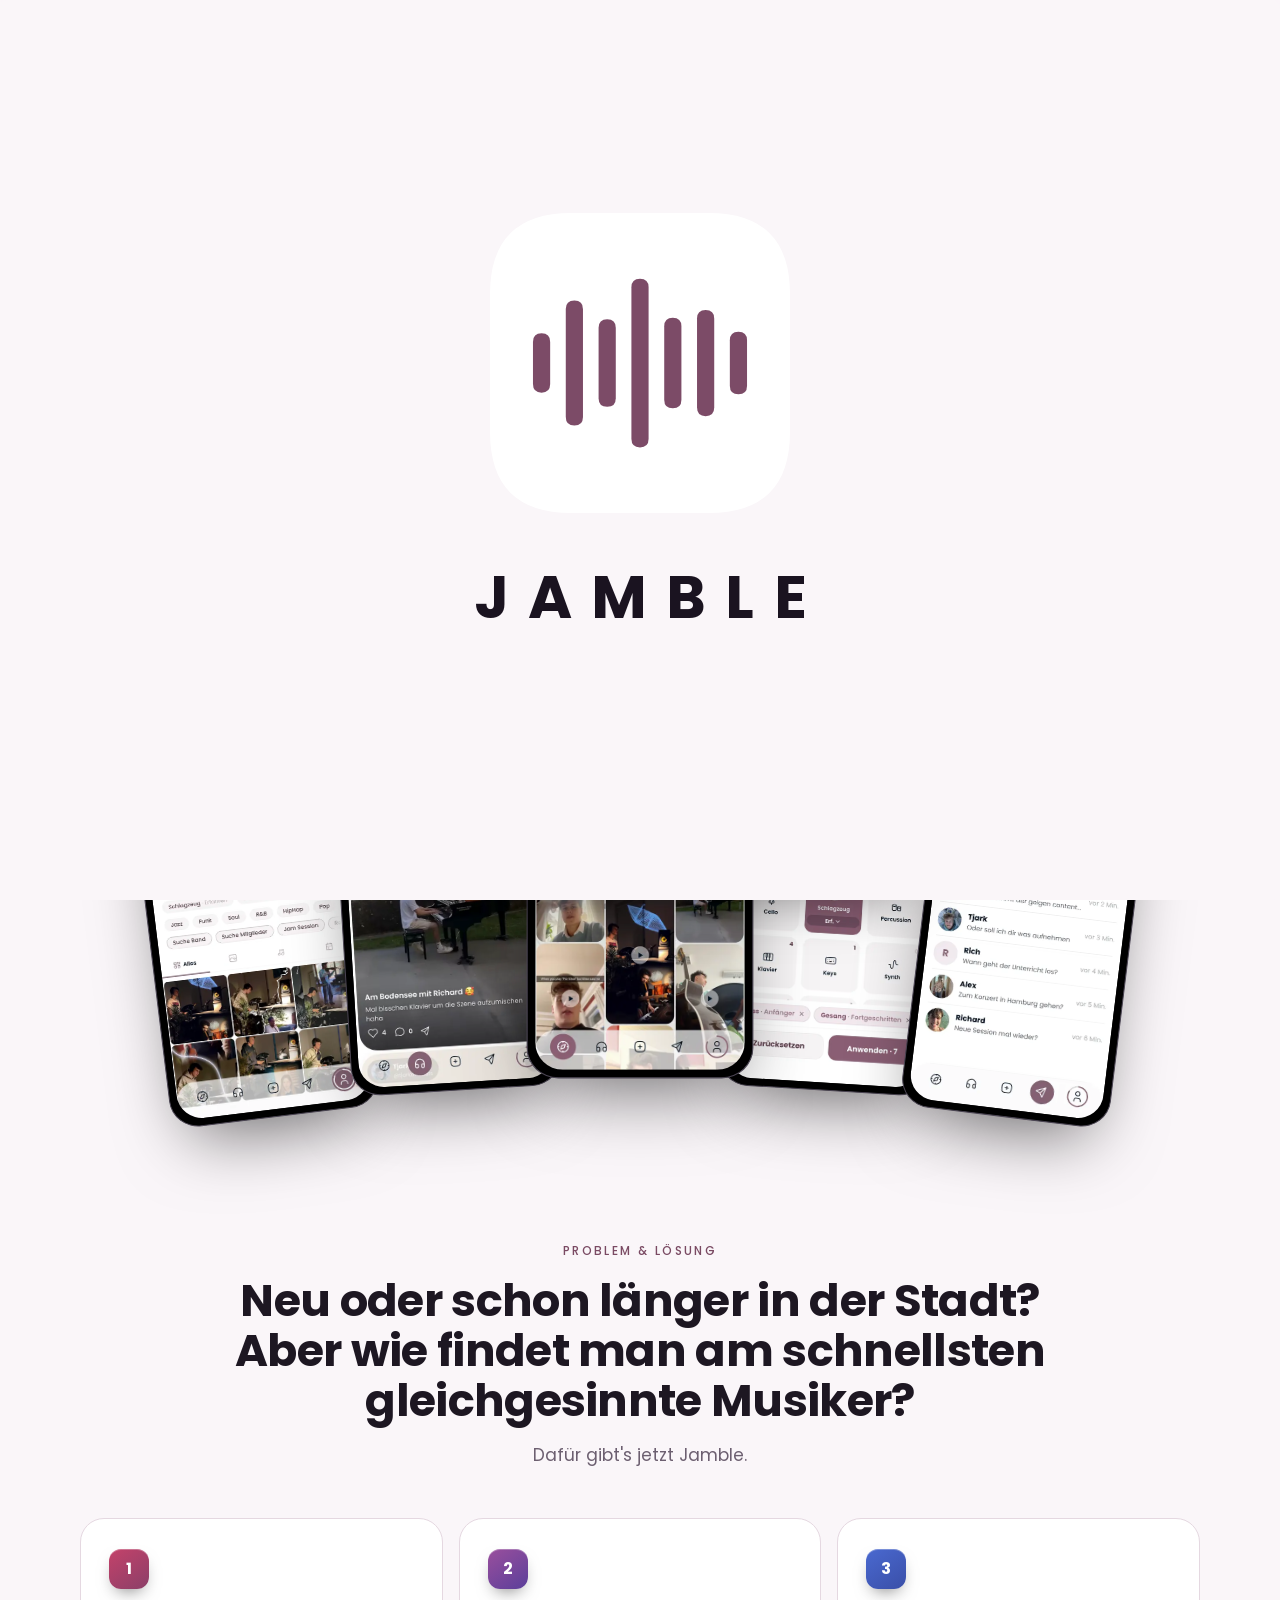
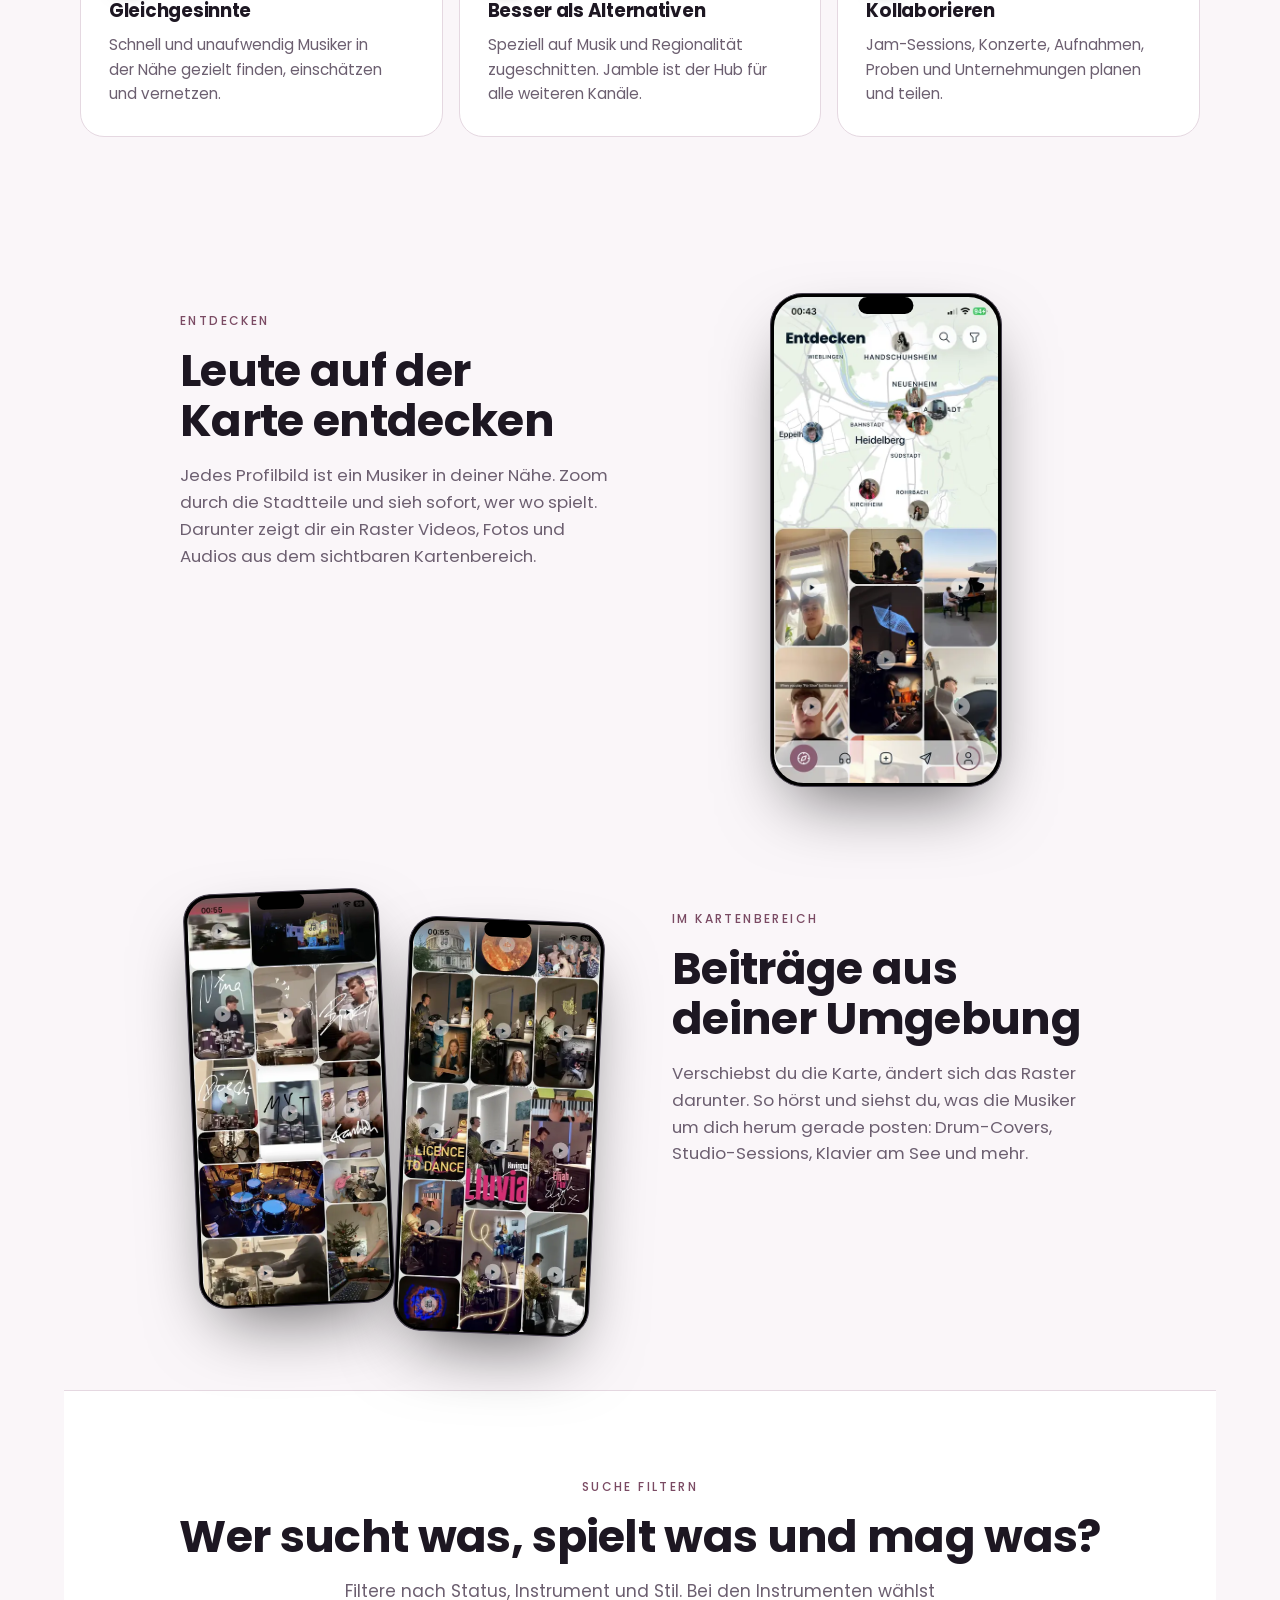
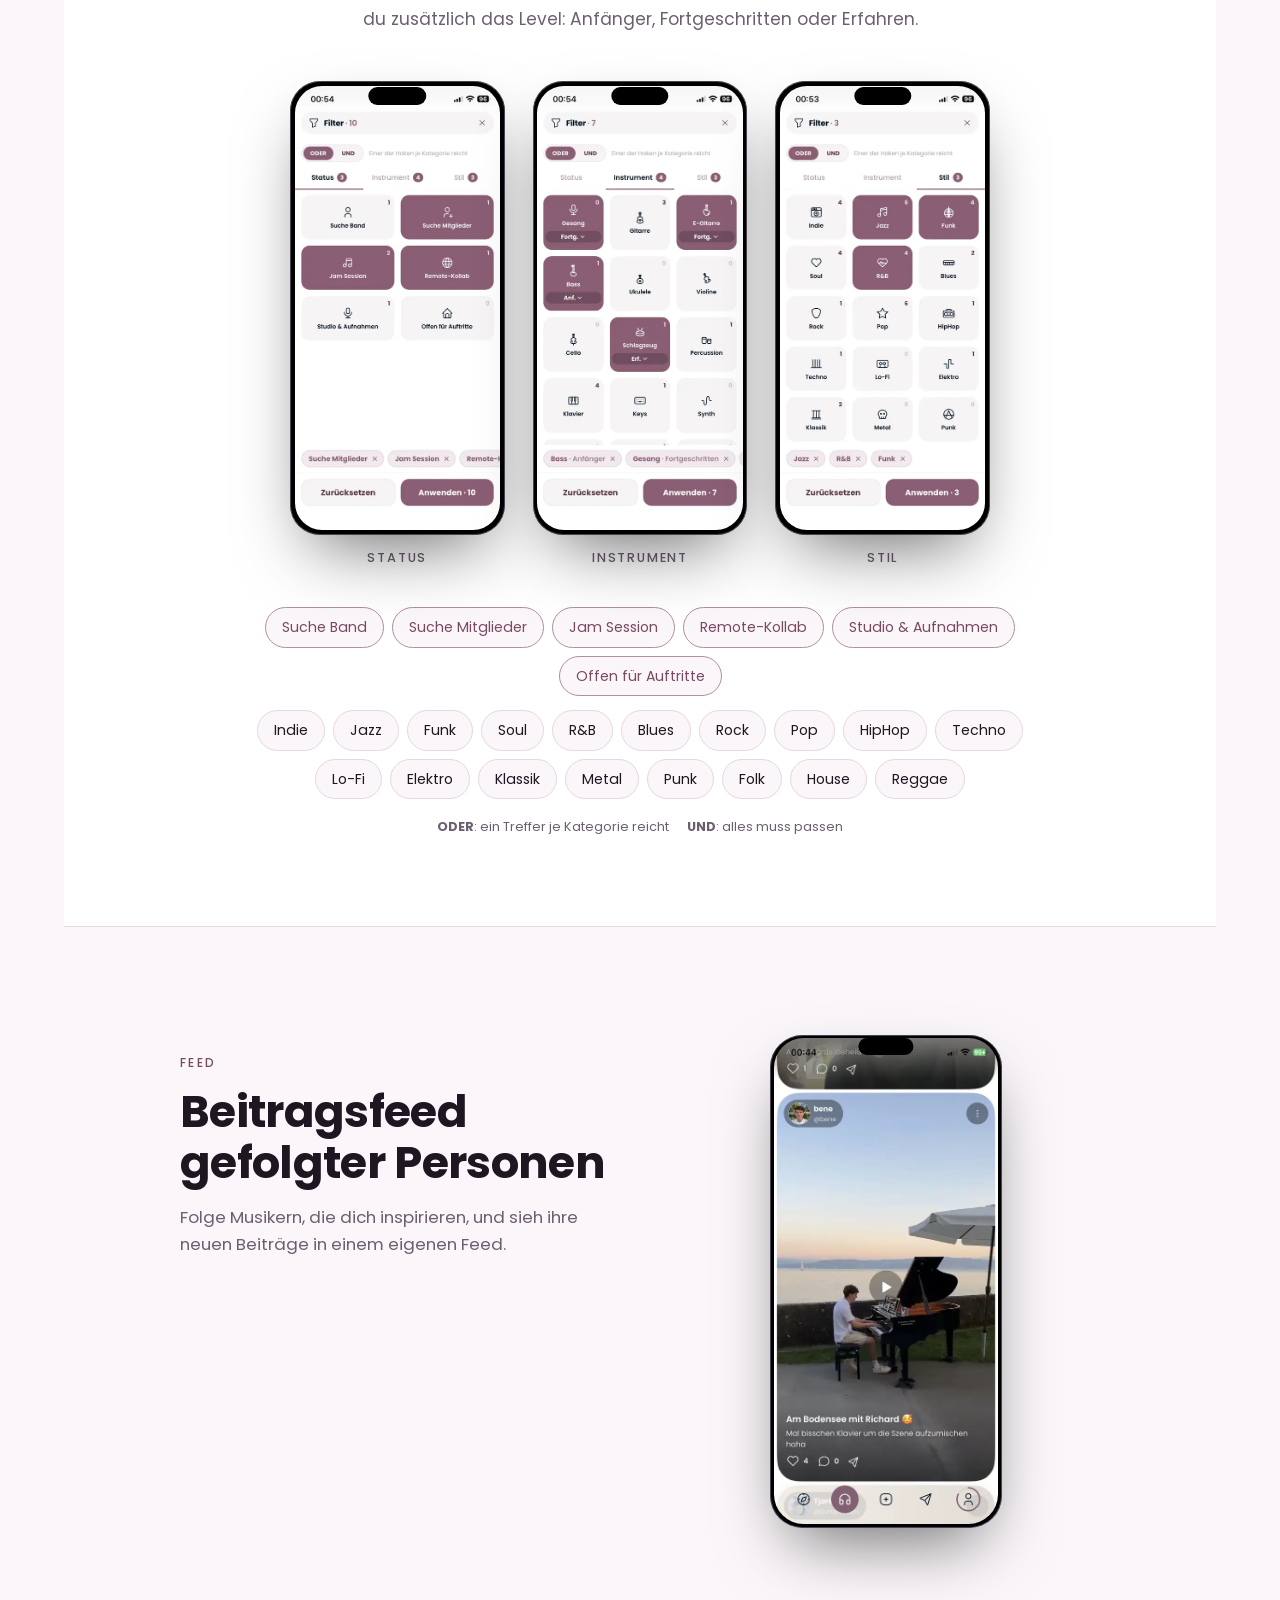
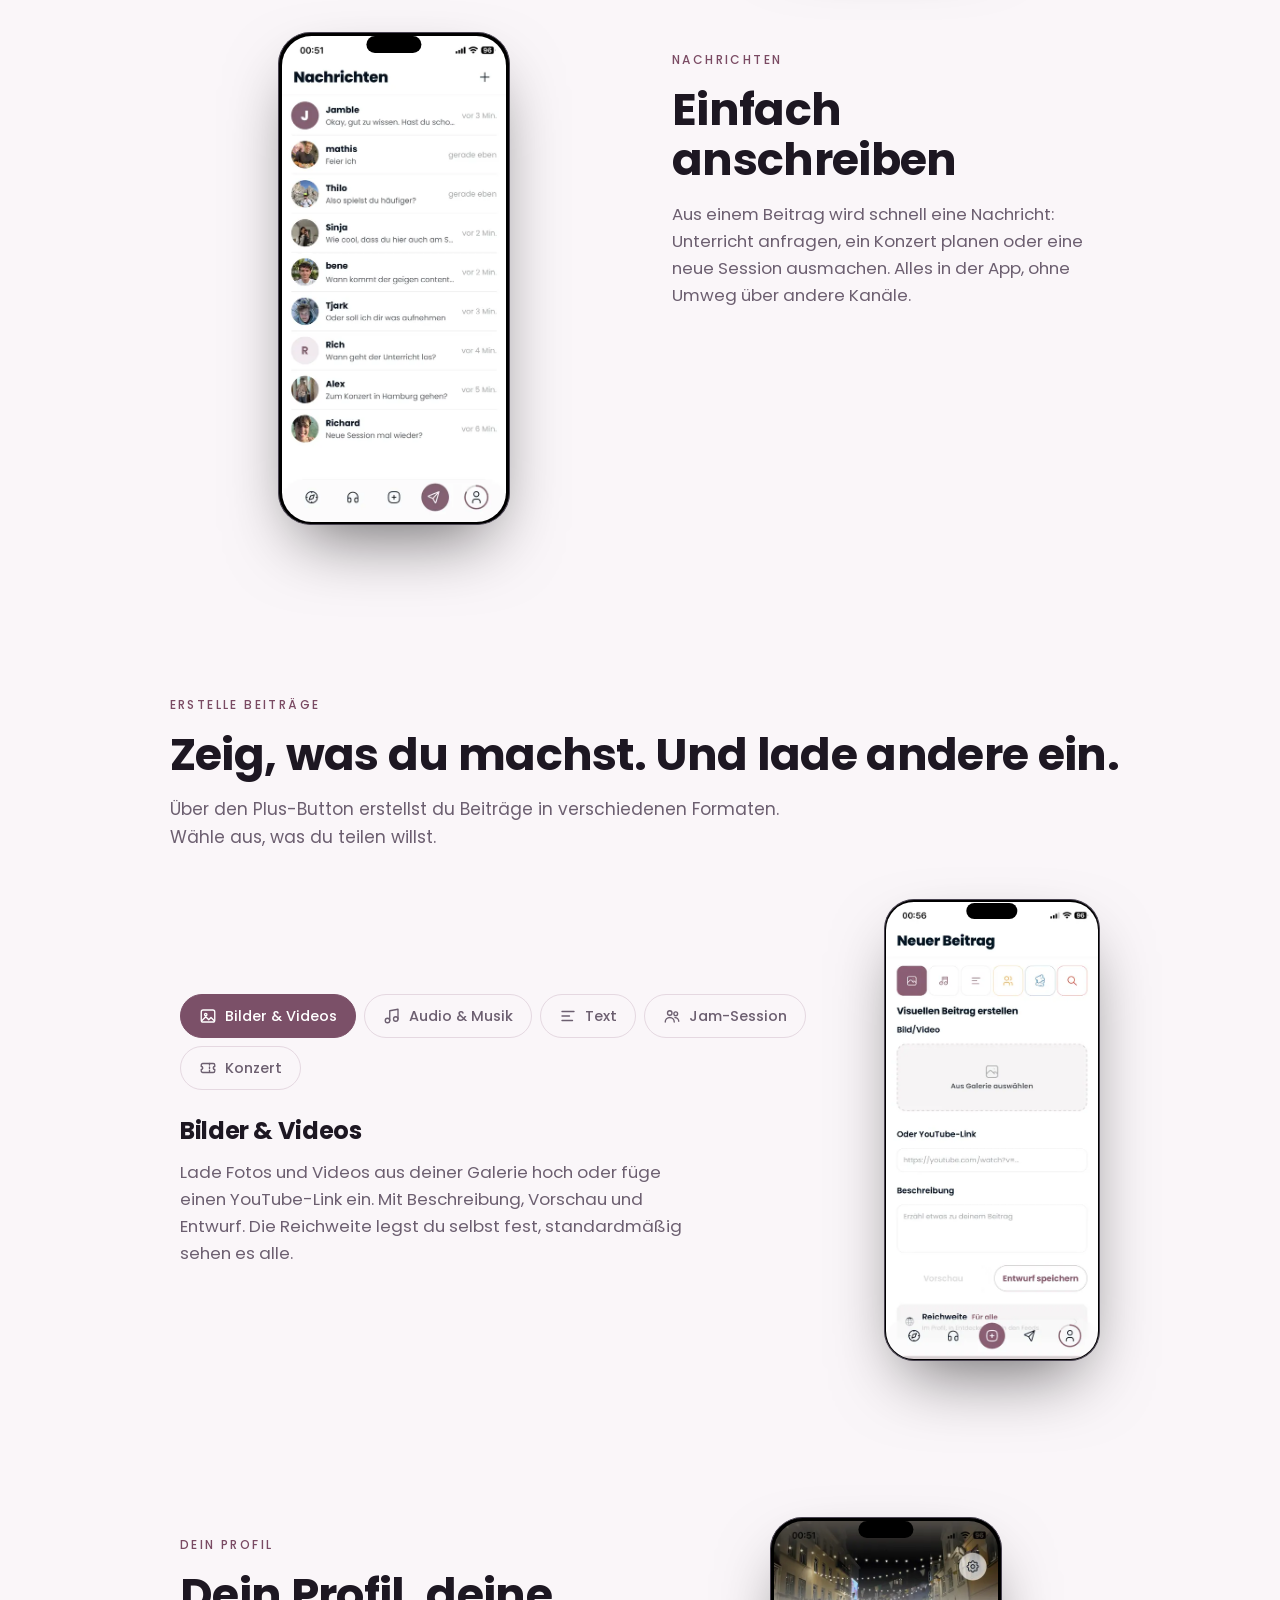
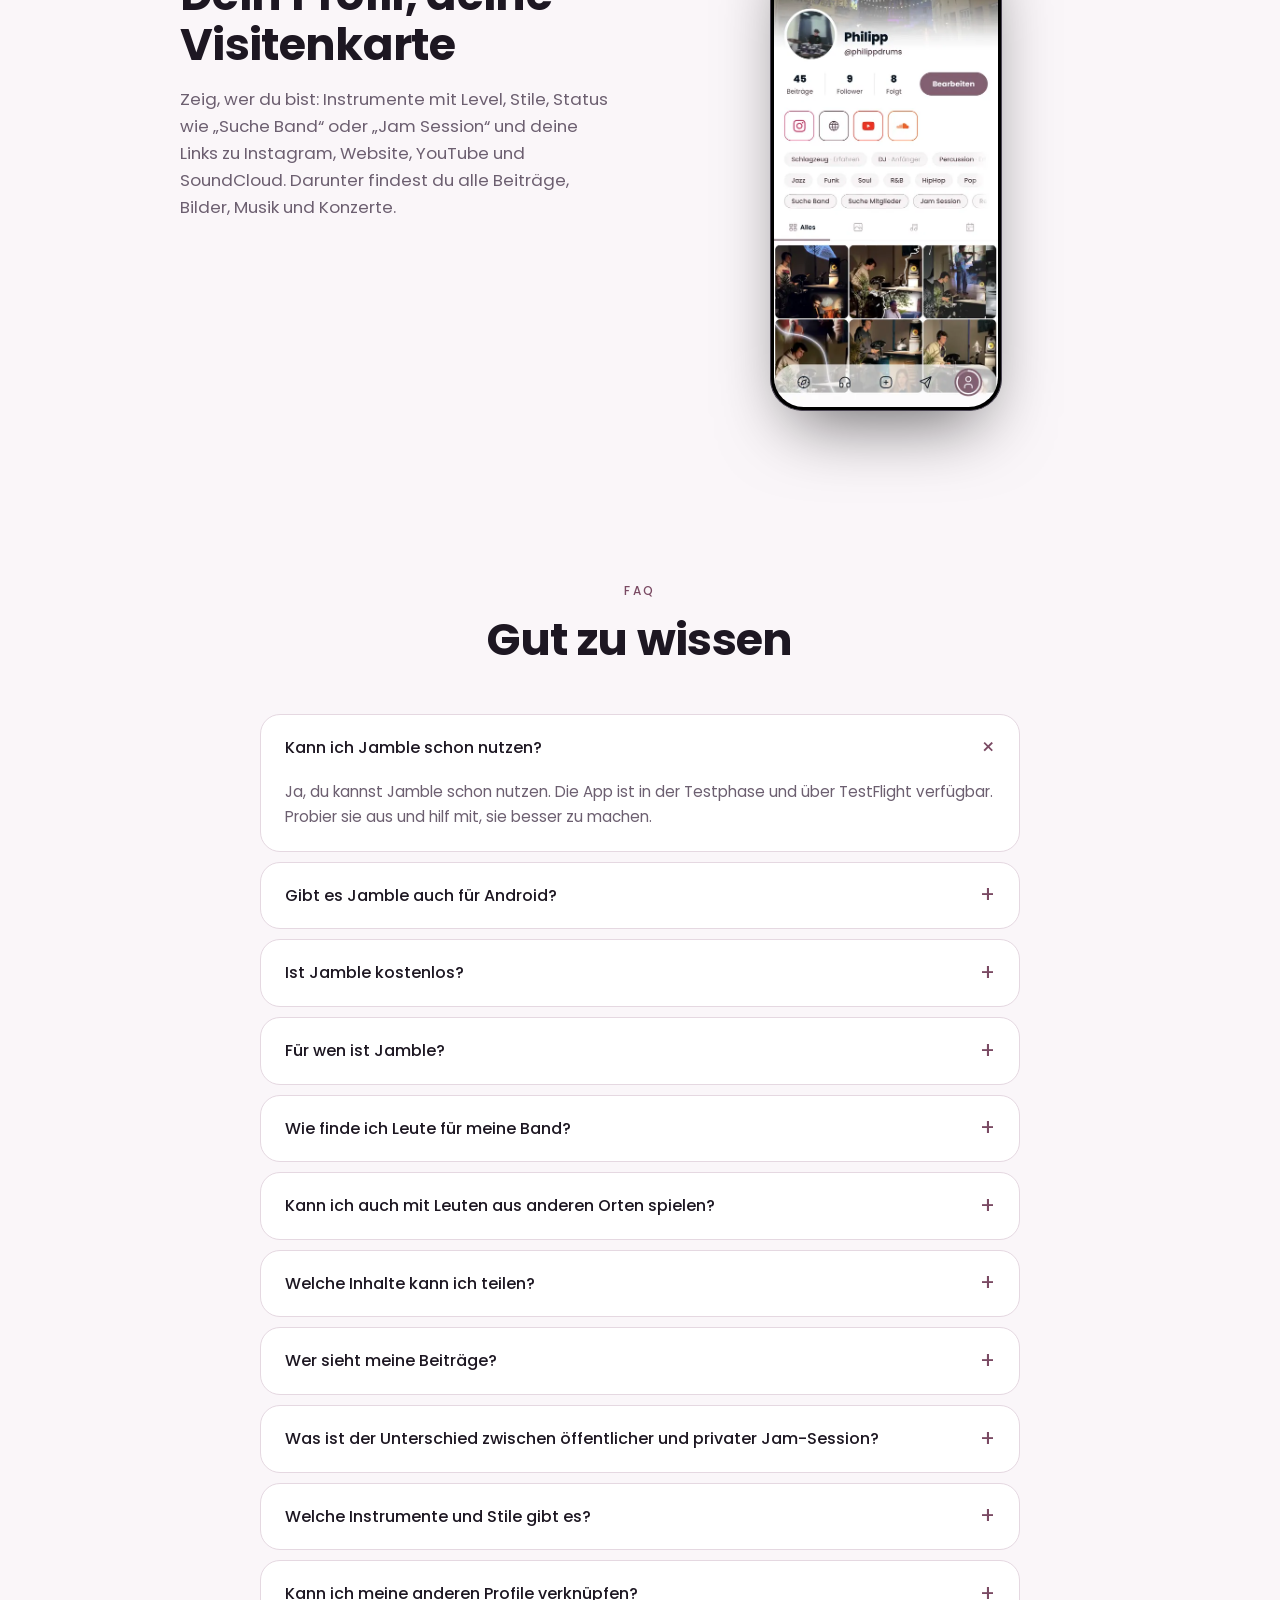
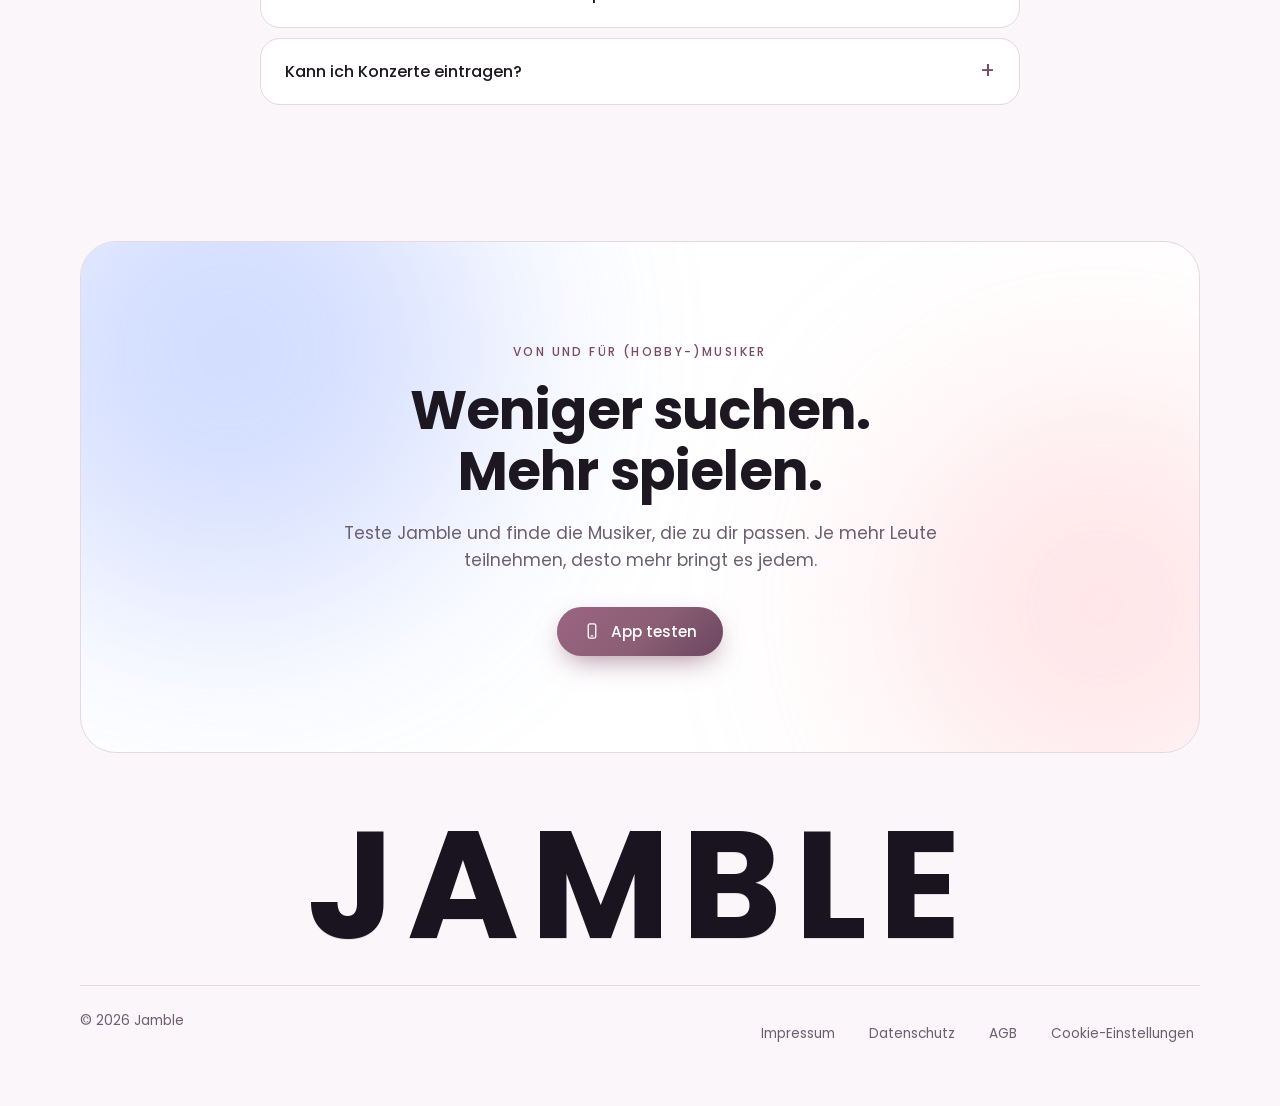
<file: index.html>
<!doctype html>
<html lang="de">
<head>
<meta charset="utf-8">
<meta name="viewport" content="width=device-width, initial-scale=1, viewport-fit=cover">
<title>Jamble | Finde Musiker in deiner Stadt</title>
<meta name="description" content="Jamble vernetzt (Hobby-)Musiker lokal: Leute auf der Karte entdecken, filtern, schreiben und gemeinsam Jam-Sessions, Aufnahmen und Konzerte planen. Jetzt in der Testphase.">
<meta name="theme-color" content="#14121a">
<meta property="og:title" content="Jamble. Von und für (Hobby-)Musiker">
<meta property="og:description" content="Finde Musiker in deiner Stadt und plane gemeinsam Jam-Sessions, Aufnahmen und Konzerte.">
<meta property="og:type" content="website">
<link rel="icon" href="img/favicon.ico" sizes="48x48">
<link rel="icon" href="img/favicon-32.png" type="image/png" sizes="32x32">
<link rel="apple-touch-icon" href="img/apple-touch-icon.png">
<link rel="stylesheet" href="assets/style.css">
<script src="assets/intro.js"></script>
<meta name="referrer" content="strict-origin-when-cross-origin">
<meta http-equiv="Content-Security-Policy" content="default-src 'none'; script-src 'self'; style-src 'self'; img-src 'self' data:; font-src 'self'; connect-src 'none'; base-uri 'self'; form-action 'none'; object-src 'none'">
<link rel="preload" href="assets/fonts/poppins-400.woff" as="font" type="font/woff" crossorigin>
<link rel="preload" href="assets/fonts/poppins-700.woff" as="font" type="font/woff" crossorigin>
</head>
<body>
<a class="skip" href="#inhalt">Zum Inhalt springen</a>
<header class="top">
  <div class="bar">
    <a class="brand" href="#top" aria-label="Jamble, Seitenanfang"><img src="img/icon-64.png" alt="" width="32" height="32"><span>JAMBLE</span></a>
    <nav class="main" aria-label="Hauptnavigation">
      <a href="#top"><svg class="ico i-hop" viewBox="0 0 24 24" width="18" height="18" fill="none" stroke="currentColor" stroke-width="1.8" stroke-linecap="round" stroke-linejoin="round" aria-hidden="true"><path d="M3 11l9-8 9 8v9a1 1 0 0 1-1 1h-5v-6H9v6H4a1 1 0 0 1-1-1z"/></svg><span class="lbl">Home</span></a><a href="#funktionen"><svg class="ico i-spin" viewBox="0 0 24 24" width="18" height="18" fill="none" stroke="currentColor" stroke-width="1.8" stroke-linecap="round" stroke-linejoin="round" aria-hidden="true"><path d="M12 3l1.9 5.1L19 10l-5.1 1.9L12 17l-1.9-5.1L5 10l5.1-1.9z"/><path d="M19 16v4M17 18h4"/></svg><span class="lbl">Funktionen</span></a><a href="#faq"><svg class="ico i-wob" viewBox="0 0 24 24" width="18" height="18" fill="none" stroke="currentColor" stroke-width="1.8" stroke-linecap="round" stroke-linejoin="round" aria-hidden="true"><circle cx="12" cy="12" r="9"/><path d="M9.6 9.3a2.5 2.5 0 1 1 3.6 2.2c-.8.4-1.2.9-1.2 1.8"/><path d="M12 17h.01"/></svg><span class="lbl">FAQ</span></a>
    </nav>
    <div class="hr"><a class="lang" href="index-en.html" hreflang="en" lang="en" aria-label="Read this page in English" title="English">EN</a>
      <a class="btn sm" href="https://testflight.apple.com/join/dGt68KtV" target="_blank" rel="noopener noreferrer"><svg class="ico i-shake" viewBox="0 0 24 24" width="18" height="18" fill="none" stroke="currentColor" stroke-width="1.8" stroke-linecap="round" stroke-linejoin="round" aria-hidden="true"><rect x="7" y="2.5" width="10" height="19" rx="2.2"/><path d="M11 18.5h2"/></svg><span>App testen</span></a>
    </div>
  </div>
</header>

<main class="wrap" id="inhalt">
<span id="top"></span>
  <div class="hero">
    <div class="glow a"></div><div class="glow b"></div>
    <span class="eyebrow">Von und für (Hobby-)Musiker</span>
    <h1>Finde Musiker in <em>deiner Stadt.</em></h1>
    <p class="lead">Jamble vernetzt Musiker einfacher und gezielter vor Ort. Entdecke Leute auf der Karte, erfahre mehr über sie, hör rein und schreib ihnen. Plant gemeinsam Jam-Sessions, Aufnahmen und Konzerte. Je mehr mitmachen, desto größer der Nutzen.</p>
    <div class="cta-row">
      <a class="btn" href="https://testflight.apple.com/join/dGt68KtV" target="_blank" rel="noopener noreferrer"><svg class="ico i-shake" viewBox="0 0 24 24" width="18" height="18" fill="none" stroke="currentColor" stroke-width="1.8" stroke-linecap="round" stroke-linejoin="round" aria-hidden="true"><rect x="7" y="2.5" width="10" height="19" rx="2.2"/><path d="M11 18.5h2"/></svg><span>App testen</span></a>
      <a class="btn ghost" href="#idee">So funktioniert's</a>
    </div>
    <div class="fan" aria-label="Screens der Jamble-App">
      <div class="phone"><img src="img/profile.webp" alt="Profilseite in der Jamble-App" width="480" height="1039"></div>
      <div class="phone"><img src="img/feed.webp" alt="Beitragsfeed in der Jamble-App" width="480" height="1039"></div>
      <div class="phone"><img src="img/map.webp" alt="Karte mit Musikern in der Jamble-App" width="480" height="1039" fetchpriority="high"></div>
      <div class="phone"><img src="img/f-instr.webp" alt="Filter nach Instrument in der Jamble-App" width="480" height="1039"></div>
      <div class="phone"><img src="img/chat.webp" alt="Nachrichten in der Jamble-App" width="480" height="1039"></div>
    </div>
  </div>

  <section id="idee">
    <div class="head center">
      <span class="eyebrow">Problem &amp; Lösung</span>
      <h2><span class="nw">Neu oder schon länger in der Stadt?</span> Aber wie findet man am schnellsten gleichgesinnte Musiker?</h2>
      <p class="lead answer">Dafür gibt's jetzt Jamble.</p>
    </div>
    <div class="trio">
      <div class="pill"><span class="n">1</span><h3>Gleichgesinnte</h3><p>Schnell und unaufwendig Musiker in der Nähe gezielt finden, einschätzen und vernetzen.</p></div>
      <div class="pill"><span class="n">2</span><h3>Besser als Alternativen</h3><p>Speziell auf Musik und Regionalität zugeschnitten. Jamble ist der Hub für alle weiteren Kanäle.</p></div>
      <div class="pill"><span class="n">3</span><h3>Kollaborieren</h3><p>Jam-Sessions, Konzerte, Aufnahmen, Proben und Unternehmungen planen und teilen.</p></div>
    </div>
  </section>

  <section id="funktionen" class="pt-s pb-s">
    <div class="feat">
      <div class="copy">
        <span class="eyebrow">Entdecken</span>
        <h2>Leute auf der Karte entdecken</h2>
        <p>Jedes Profilbild ist ein Musiker in deiner Nähe. Zoom durch die Stadtteile und sieh sofort, wer wo spielt. Darunter zeigt dir ein Raster Videos, Fotos und Audios aus dem sichtbaren Kartenbereich.</p>
      </div>
      <div class="stage"><div class="phone"><img src="img/map.webp" alt="Entdecken-Karte mit Musikern" width="480" height="1039" fetchpriority="low"></div></div>
    </div>
    <div class="feat flip">
      <div class="copy">
        <span class="eyebrow">Im Kartenbereich</span>
        <h2>Beiträge aus deiner Umgebung</h2>
        <p>Verschiebst du die Karte, ändert sich das Raster darunter. So hörst und siehst du, was die Musiker um dich herum gerade posten: Drum-Covers, Studio-Sessions, Klavier am See und mehr.</p>
      </div>
      <div class="stage duo">
        <div class="phone"><img src="img/grid2.webp" alt="Beitragsraster mit Schlagzeug-Videos" width="480" height="1039" fetchpriority="low"></div>
        <div class="phone"><img src="img/grid1.webp" alt="Beitragsraster mit Videos" width="480" height="1039" fetchpriority="low"></div>
      </div>
    </div>
  </section>

  <section id="filter" class="filter-band">
    <div class="wrap">
      <div class="head center">
        <span class="eyebrow">Suche filtern</span>
        <h2>Wer sucht was, spielt was und mag was?</h2>
        <p class="lead">Filtere nach Status, Instrument und Stil. Bei den Instrumenten wählst du zusätzlich das Level: Anfänger, Fortgeschritten oder Erfahren.</p>
      </div>
      <div class="trip">
        <figure><div class="phone"><img src="img/f-status.webp" alt="Filter nach Status" width="480" height="1039" fetchpriority="low"></div><figcaption>Status</figcaption></figure>
        <figure><div class="phone"><img src="img/f-instr.webp" alt="Filter nach Instrument und Level" width="480" height="1039" fetchpriority="low"></div><figcaption>Instrument</figcaption></figure>
        <figure><div class="phone"><img src="img/f-stil.webp" alt="Filter nach Stil" width="480" height="1039" fetchpriority="low"></div><figcaption>Stil</figcaption></figure>
      </div>
      <div class="chips" aria-label="Status-Filter">
        <span class="chip s">Suche Band</span><span class="chip s">Suche Mitglieder</span><span class="chip s">Jam Session</span><span class="chip s">Remote-Kollab</span><span class="chip s">Studio &amp; Aufnahmen</span><span class="chip s">Offen für Auftritte</span>
      </div>
      <div class="chips second" aria-label="Stile">
        <span class="chip">Indie</span><span class="chip">Jazz</span><span class="chip">Funk</span><span class="chip">Soul</span><span class="chip">R&amp;B</span><span class="chip">Blues</span><span class="chip">Rock</span><span class="chip">Pop</span><span class="chip">HipHop</span><span class="chip">Techno</span><span class="chip">Lo-Fi</span><span class="chip">Elektro</span><span class="chip">Klassik</span><span class="chip">Metal</span><span class="chip">Punk</span><span class="chip">Folk</span><span class="chip">House</span><span class="chip">Reggae</span>
      </div>
      <p class="legend"><span><b>ODER</b>: ein Treffer je Kategorie reicht</span><span><b>UND</b>: alles muss passen</span></p>
    </div>
  </section>

  <section class="feed-sec">
    <div class="feat">
      <div class="copy">
        <span class="eyebrow">Feed</span>
        <h2>Beitragsfeed gefolgter Personen</h2>
        <p>Folge Musikern, die dich inspirieren, und sieh ihre neuen Beiträge in einem eigenen Feed.</p>
      </div>
      <div class="stage"><div class="phone"><img src="img/feed.webp" alt="Beitrag im Feed: Klavier am See" width="480" height="1039" fetchpriority="low"></div></div>
    </div>
    <div class="feat flip">
      <div class="copy">
        <span class="eyebrow">Nachrichten</span>
        <h2>Einfach anschreiben</h2>
        <p>Aus einem Beitrag wird schnell eine Nachricht: Unterricht anfragen, ein Konzert planen oder eine neue Session ausmachen. Alles in der App, ohne Umweg über andere Kanäle.</p>
      </div>
      <div class="stage"><div class="phone"><img src="img/chat.webp" alt="Nachrichtenübersicht" width="480" height="1039" fetchpriority="low"></div></div>
    </div>
  </section>

  <section id="erstellen">
    <div class="head">
      <span class="eyebrow">Erstelle Beiträge</span>
      <h2>Zeig, was du machst. Und lade andere ein.</h2>
      <p class="lead">Über den Plus-Button erstellst du Beiträge in verschiedenen Formaten. Wähle aus, was du teilen willst.</p>
    </div>
    <div class="maker">
      <div>
        <div class="tabs" role="tablist" aria-label="Beitragsarten">
          <button class="tab" role="tab" id="t0" aria-selected="true" aria-controls="panel" data-i="0"><svg class="ico i-wob" viewBox="0 0 24 24" width="18" height="18" fill="none" stroke="currentColor" stroke-width="1.8" stroke-linecap="round" stroke-linejoin="round" aria-hidden="true"><rect x="3" y="4" width="18" height="16" rx="2.5"/><circle cx="9" cy="10" r="1.6"/><path d="M4 18l5-5 4 4 3-3 4 4"/></svg><span>Bilder &amp; Videos</span></button>
          <button class="tab" role="tab" id="t1" aria-selected="false" aria-controls="panel" data-i="1"><svg class="ico i-bob" viewBox="0 0 24 24" width="18" height="18" fill="none" stroke="currentColor" stroke-width="1.8" stroke-linecap="round" stroke-linejoin="round" aria-hidden="true"><path d="M9 18V5l11-2v13"/><circle cx="6" cy="18" r="3"/><circle cx="17" cy="16" r="3"/></svg><span>Audio &amp; Musik</span></button>
          <button class="tab" role="tab" id="t2" aria-selected="false" aria-controls="panel" data-i="2"><svg class="ico i-nudge" viewBox="0 0 24 24" width="18" height="18" fill="none" stroke="currentColor" stroke-width="1.8" stroke-linecap="round" stroke-linejoin="round" aria-hidden="true"><path d="M4 6h16M4 12h10M4 18h14"/></svg><span>Text</span></button>
          <button class="tab" role="tab" id="t3" aria-selected="false" aria-controls="panel" data-i="3" data-tint="amber"><svg class="ico i-sway" viewBox="0 0 24 24" width="18" height="18" fill="none" stroke="currentColor" stroke-width="1.8" stroke-linecap="round" stroke-linejoin="round" aria-hidden="true"><circle cx="9" cy="8" r="3"/><path d="M3 20c0-3.3 2.7-6 6-6s6 2.7 6 6"/><circle cx="17" cy="9" r="2.5"/><path d="M16 14c2.8.2 5 2.5 5 5"/></svg><span>Jam-Session</span></button>
          <button class="tab" role="tab" id="t4" aria-selected="false" aria-controls="panel" data-i="4" data-tint="blue"><svg class="ico i-sway" viewBox="0 0 24 24" width="18" height="18" fill="none" stroke="currentColor" stroke-width="1.8" stroke-linecap="round" stroke-linejoin="round" aria-hidden="true"><path d="M3 8a2 2 0 0 1 2-2h14a2 2 0 0 1 2 2v2a2 2 0 0 0 0 4v2a2 2 0 0 1-2 2H5a2 2 0 0 1-2-2v-2a2 2 0 0 0 0-4z"/><path d="M14 6v12" stroke-dasharray="2 2.5"/></svg><span>Konzert</span></button>
        </div>
        <div class="panel" id="panel" role="tabpanel" aria-live="polite">
          <h3>Bilder &amp; Videos</h3>
          <p>Lade Fotos und Videos aus deiner Galerie hoch oder füge einen YouTube-Link ein. Mit Beschreibung, Vorschau und Entwurf. Die Reichweite legst du selbst fest, standardmäßig sehen es alle.</p>
        </div>
      </div>
      <div class="phone"><img id="maker-img" src="img/p-media.webp" alt="Neuen visuellen Beitrag erstellen" width="480" height="1039" fetchpriority="low"></div>
    </div>
  </section>

  <section id="profil" class="pt-s">
    <div class="feat">
      <div class="copy">
        <span class="eyebrow">Dein Profil</span>
        <h2>Dein Profil, deine Visitenkarte</h2>
        <p>Zeig, wer du bist: Instrumente mit Level, Stile, Status wie „Suche Band“ oder „Jam Session“ und deine Links zu Instagram, Website, YouTube und SoundCloud. Darunter findest du alle Beiträge, Bilder, Musik und Konzerte.</p>
      </div>
      <div class="stage"><div class="phone"><img src="img/profile.webp" alt="Profilseite mit Instrumenten, Stilen und Beiträgen" width="480" height="1039" fetchpriority="low"></div></div>
    </div>
  </section>

  <section id="faq" class="pt-s">
    <div class="head center"><span class="eyebrow">FAQ</span><h2>Gut zu wissen</h2></div>
    <div class="faq">
      <details open><summary>Kann ich Jamble schon nutzen?</summary><p>Ja, du kannst Jamble schon nutzen. Die App ist in der Testphase und über TestFlight verfügbar. Probier sie aus und hilf mit, sie besser zu machen.</p></details>
      <details><summary>Gibt es Jamble auch für Android?</summary><p>Noch nicht. Im Moment gibt es Jamble nur für iOS (iPhone), die Testphase läuft über TestFlight. Eine Android-Version ist aktuell nicht verfügbar.</p></details>
      <details><summary>Ist Jamble kostenlos?</summary><p>Ja.</p></details>
      <details><summary>Für wen ist Jamble?</summary><p>Für Musiker jedes Levels, vom Anfänger bis zum erfahrenen Profi. Du gibst bei jedem Instrument selbst an, wie fit du bist.</p></details>
      <details><summary>Wie finde ich Leute für meine Band?</summary><p>Filtere nach Status wie „Suche Mitglieder“ oder „Suche Band“, dazu Instrument und Stil. Die Karte zeigt dir, wer in deiner Nähe passt.</p></details>
      <details><summary>Kann ich auch mit Leuten aus anderen Orten spielen?</summary><p>Ja. Der Status „Remote-Kollab“ zeigt dir Musiker, die auch aus der Ferne zusammenarbeiten.</p></details>
      <details><summary>Welche Inhalte kann ich teilen?</summary><p>Bilder und Videos aus deiner Galerie oder per YouTube-Link, eigene Audiodateien (mp3, wav oder m4a bis 25 MB), Links von Spotify, Apple Music und SoundCloud sowie Texte in vier Schriftgrößen.</p></details>
      <details><summary>Wer sieht meine Beiträge?</summary><p>Das bestimmst du bei jedem Beitrag über die Reichweite. Standardmäßig ist ein Beitrag für alle sichtbar, im Profil, in Entdecken und in den Feeds.</p></details>
      <details><summary>Was ist der Unterschied zwischen öffentlicher und privater Jam-Session?</summary><p>Öffentliche Jams sind für alle auf der Karte sichtbar, Eingeladene bekommen zusätzlich eine Benachrichtigung. Private Jams sehen nur die, die du einlädst.</p></details>
      <details><summary>Welche Instrumente und Stile gibt es?</summary><p>Von Gesang, Gitarre, Bass, Schlagzeug und Klavier bis Saxofon, Violine und Synth. Bei den Stilen reicht die Auswahl von Jazz, Funk und Soul über Pop, Rock und HipHop bis Klassik, Techno und Folk.</p></details>
      <details><summary>Kann ich meine anderen Profile verknüpfen?</summary><p>Ja. In deinem Profil verlinkst du Instagram, deine Website, YouTube und SoundCloud.</p></details>
      <details><summary>Kann ich Konzerte eintragen?</summary><p>Ja. Gib Name und genaue Adresse an, prüfe sie in der App und lege fest, ob der Eintritt kostenlos ist oder etwas kostet.</p></details>
    </div>
  </section>

  <section id="download" class="dl">
    <div class="final">
      <div class="glow a"></div><div class="glow b"></div>
      <span class="eyebrow">Von und für (Hobby-)Musiker</span>
      <h2>Weniger suchen. Mehr spielen.</h2>
      <p class="lead">Teste Jamble und finde die Musiker, die zu dir passen. Je mehr Leute teilnehmen, desto mehr bringt es jedem.</p>
      <div class="cta-row"><a class="btn" href="https://testflight.apple.com/join/dGt68KtV" target="_blank" rel="noopener noreferrer"><svg class="ico i-shake" viewBox="0 0 24 24" width="18" height="18" fill="none" stroke="currentColor" stroke-width="1.8" stroke-linecap="round" stroke-linejoin="round" aria-hidden="true"><rect x="7" y="2.5" width="10" height="19" rx="2.2"/><path d="M11 18.5h2"/></svg><span>App testen</span></a></div>
    </div>
    <div class="big" aria-hidden="true">JAMBLE</div>
  </section>
</main>
<div class="wrap">
<footer class="site">
      <span>© 2026 Jamble</span>
      <nav aria-label="Rechtliches">
        <a href="impressum.html">Impressum</a><a href="datenschutz.html">Datenschutz</a><a href="agb.html">AGB</a><button type="button" class="linkbtn" data-cookie-settings>Cookie-Einstellungen</button>
      </nav>
    </footer>
</div>
<script src="assets/site.js" defer></script>
</body>
</html>
</file>
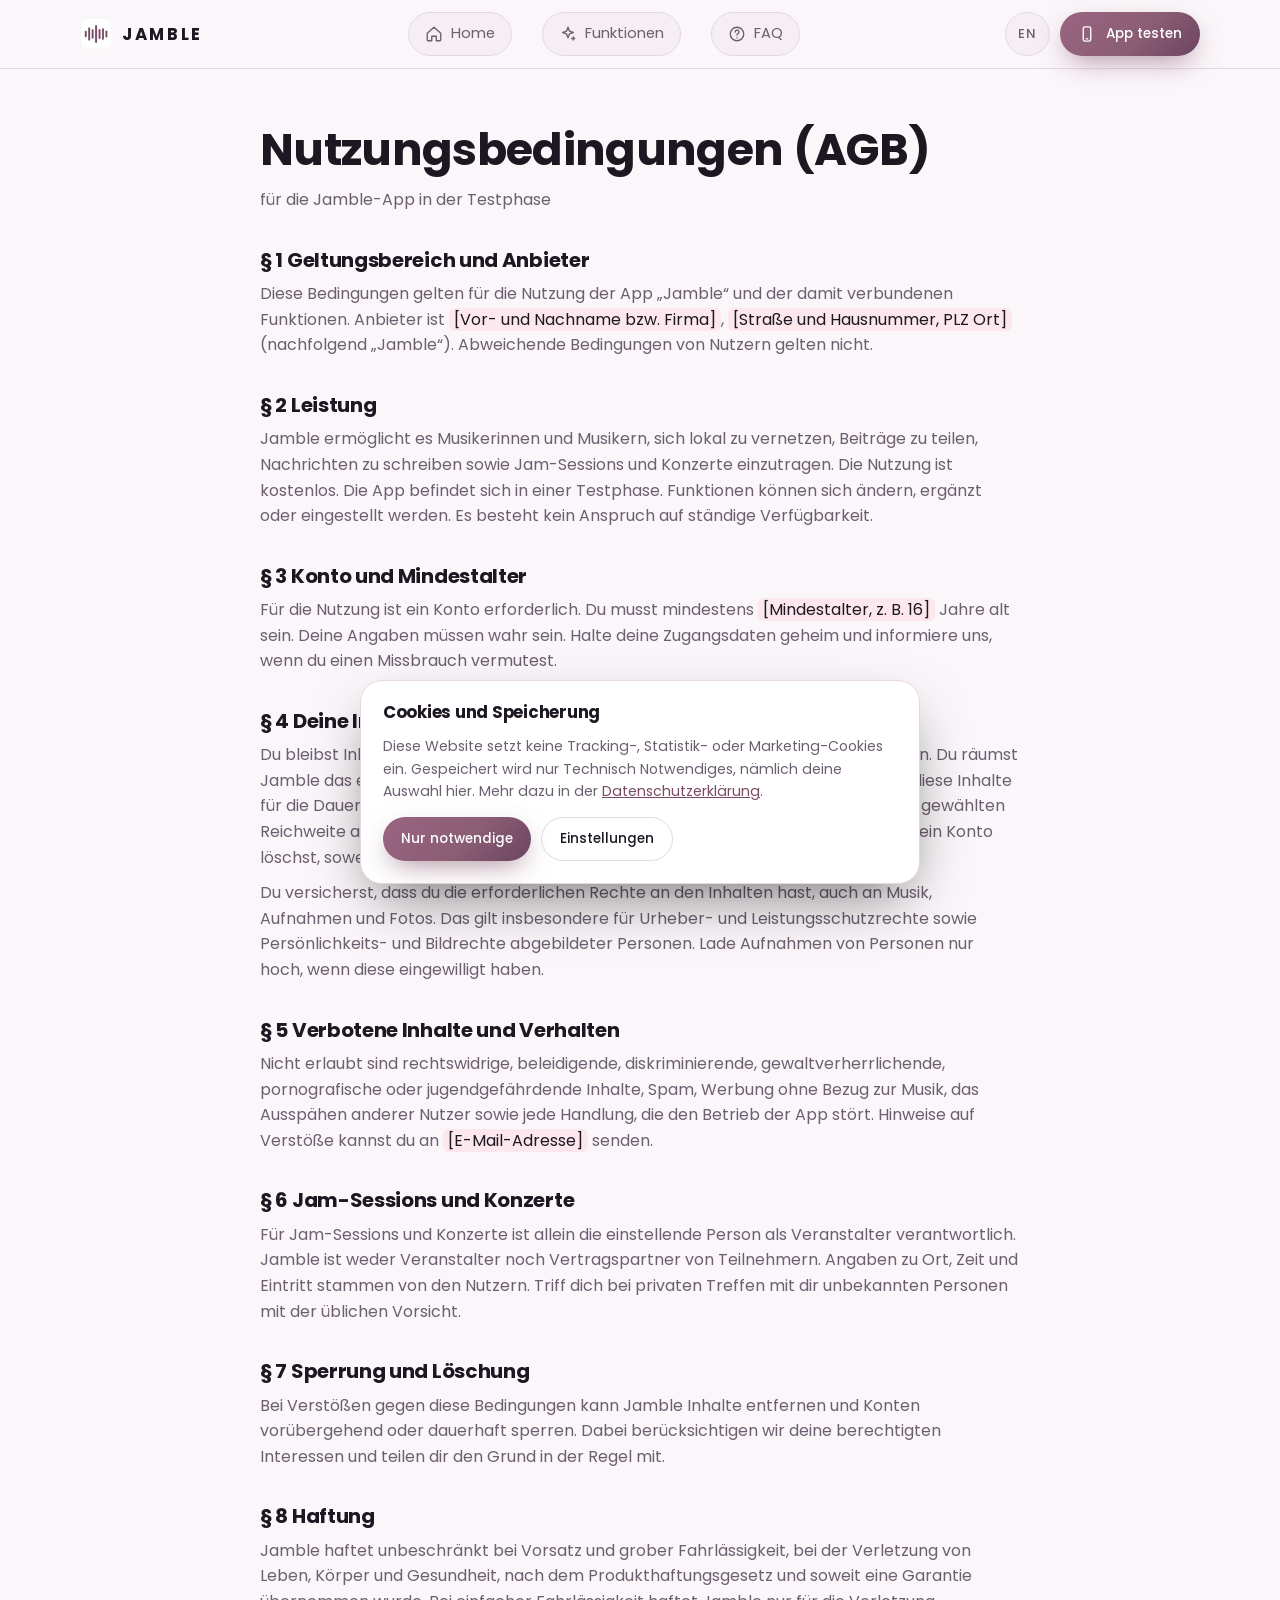
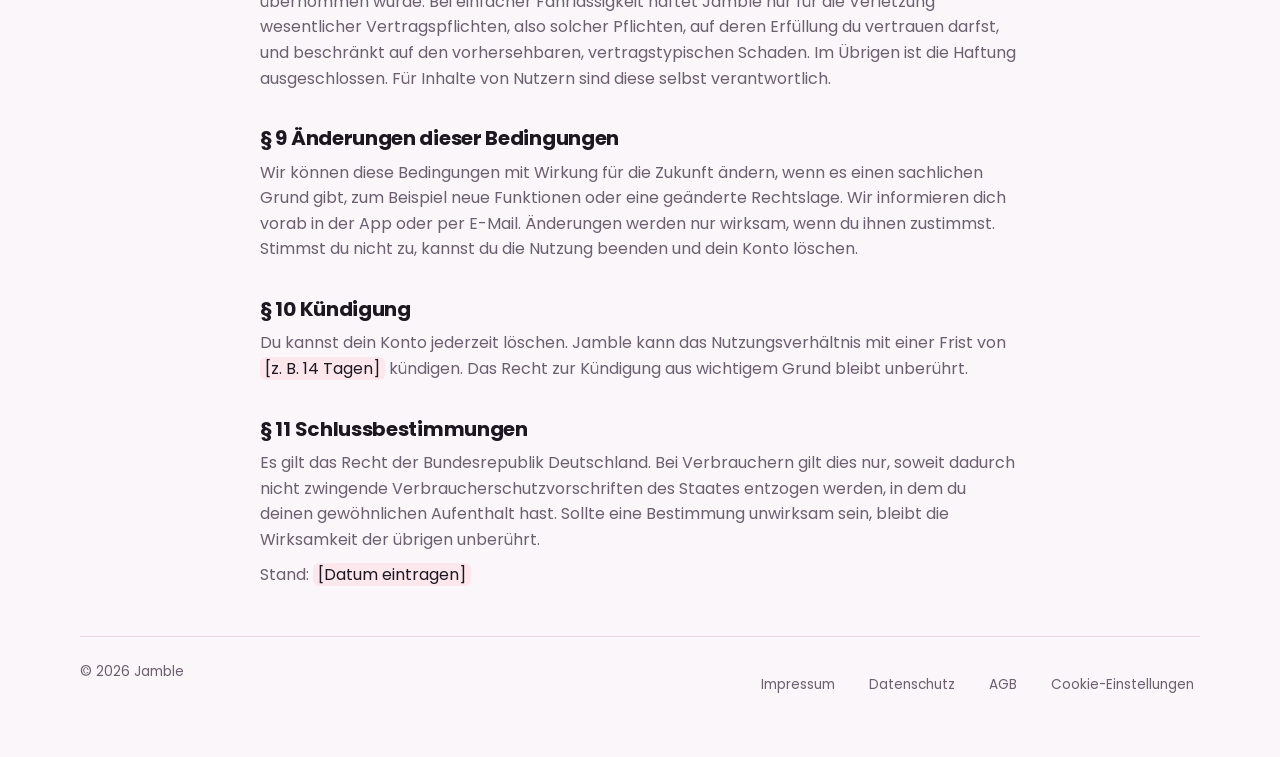
<file: agb.html>
<!doctype html>
<html lang="de">
<head>
<meta charset="utf-8">
<meta name="viewport" content="width=device-width, initial-scale=1, viewport-fit=cover">
<meta name="claude:viewport-fit-sides" content="cover">
<meta name="referrer" content="strict-origin-when-cross-origin">
<meta http-equiv="Content-Security-Policy" content="default-src 'none'; script-src 'self'; style-src 'self'; img-src 'self' data:; font-src 'self'; connect-src 'none'; base-uri 'self'; form-action 'none'; object-src 'none'">
<meta name="description" content="AGB der Jamble-Website.">
<meta name="theme-color" content="#14121a">
<title>AGB | Jamble</title>
<link rel="icon" href="img/favicon.ico" sizes="48x48">
<link rel="icon" href="img/favicon-32.png" type="image/png" sizes="32x32">
<link rel="apple-touch-icon" href="img/apple-touch-icon.png">
<link rel="stylesheet" href="assets/style.css">
</head>
<body>
<a class="skip" href="#inhalt">Zum Inhalt springen</a>
<header class="top">
  <div class="bar">
    <a class="brand" href="index.html"><img src="img/icon-64.png" alt="" width="32" height="32"><span>JAMBLE</span></a>
    <nav class="main" aria-label="Hauptnavigation">
      <a href="index.html#top"><svg class="ico i-hop" viewBox="0 0 24 24" width="18" height="18" fill="none" stroke="currentColor" stroke-width="1.8" stroke-linecap="round" stroke-linejoin="round" aria-hidden="true"><path d="M3 11l9-8 9 8v9a1 1 0 0 1-1 1h-5v-6H9v6H4a1 1 0 0 1-1-1z"/></svg><span class="lbl">Home</span></a><a href="index.html#funktionen"><svg class="ico i-spin" viewBox="0 0 24 24" width="18" height="18" fill="none" stroke="currentColor" stroke-width="1.8" stroke-linecap="round" stroke-linejoin="round" aria-hidden="true"><path d="M12 3l1.9 5.1L19 10l-5.1 1.9L12 17l-1.9-5.1L5 10l5.1-1.9z"/><path d="M19 16v4M17 18h4"/></svg><span class="lbl">Funktionen</span></a><a href="index.html#faq"><svg class="ico i-wob" viewBox="0 0 24 24" width="18" height="18" fill="none" stroke="currentColor" stroke-width="1.8" stroke-linecap="round" stroke-linejoin="round" aria-hidden="true"><circle cx="12" cy="12" r="9"/><path d="M9.6 9.3a2.5 2.5 0 1 1 3.6 2.2c-.8.4-1.2.9-1.2 1.8"/><path d="M12 17h.01"/></svg><span class="lbl">FAQ</span></a>
    </nav>
    <div class="hr"><a class="lang" href="terms-en.html" hreflang="en" lang="en" aria-label="Read this page in English" title="English">EN</a>
    <a class="btn sm" href="https://testflight.apple.com/join/dGt68KtV" target="_blank" rel="noopener noreferrer"><svg class="ico i-shake" viewBox="0 0 24 24" width="18" height="18" fill="none" stroke="currentColor" stroke-width="1.8" stroke-linecap="round" stroke-linejoin="round" aria-hidden="true"><rect x="7" y="2.5" width="10" height="19" rx="2.2"/><path d="M11 18.5h2"/></svg><span>App testen</span></a>
    </div>
  </div>
</header>
<main class="wrap" id="inhalt"><article class="legal-page">
<h1>Nutzungsbedingungen (AGB)</h1>
<p>für die Jamble-App in der Testphase</p>

<h2>§ 1 Geltungsbereich und Anbieter</h2>
<p>Diese Bedingungen gelten für die Nutzung der App „Jamble“ und der damit verbundenen Funktionen. Anbieter ist <span class="todo">[Vor- und Nachname bzw. Firma]</span>, <span class="todo">[Straße und Hausnummer, PLZ Ort]</span> (nachfolgend „Jamble“). Abweichende Bedingungen von Nutzern gelten nicht.</p>

<h2>§ 2 Leistung</h2>
<p>Jamble ermöglicht es Musikerinnen und Musikern, sich lokal zu vernetzen, Beiträge zu teilen, Nachrichten zu schreiben sowie Jam-Sessions und Konzerte einzutragen. Die Nutzung ist kostenlos. Die App befindet sich in einer Testphase. Funktionen können sich ändern, ergänzt oder eingestellt werden. Es besteht kein Anspruch auf ständige Verfügbarkeit.</p>

<h2>§ 3 Konto und Mindestalter</h2>
<p>Für die Nutzung ist ein Konto erforderlich. Du musst mindestens <span class="todo">[Mindestalter, z. B. 16]</span> Jahre alt sein. Deine Angaben müssen wahr sein. Halte deine Zugangsdaten geheim und informiere uns, wenn du einen Missbrauch vermutest.</p>

<h2>§ 4 Deine Inhalte</h2>
<p>Du bleibst Inhaber der Rechte an deinen Beiträgen, Bildern, Videos, Audios und Texten. Du räumst Jamble das einfache, nicht ausschließliche und räumlich unbeschränkte Recht ein, diese Inhalte für die Dauer ihrer Einstellung zu speichern und in der App entsprechend der von dir gewählten Reichweite anzuzeigen und abzuspielen. Das Recht endet, wenn du den Inhalt oder dein Konto löschst, soweit keine gesetzliche Aufbewahrungspflicht entgegensteht.</p>
<p>Du versicherst, dass du die erforderlichen Rechte an den Inhalten hast, auch an Musik, Aufnahmen und Fotos. Das gilt insbesondere für Urheber- und Leistungsschutzrechte sowie Persönlichkeits- und Bildrechte abgebildeter Personen. Lade Aufnahmen von Personen nur hoch, wenn diese eingewilligt haben.</p>

<h2>§ 5 Verbotene Inhalte und Verhalten</h2>
<p>Nicht erlaubt sind rechtswidrige, beleidigende, diskriminierende, gewaltverherrlichende, pornografische oder jugendgefährdende Inhalte, Spam, Werbung ohne Bezug zur Musik, das Ausspähen anderer Nutzer sowie jede Handlung, die den Betrieb der App stört. Hinweise auf Verstöße kannst du an <span class="todo">[E-Mail-Adresse]</span> senden.</p>

<h2>§ 6 Jam-Sessions und Konzerte</h2>
<p>Für Jam-Sessions und Konzerte ist allein die einstellende Person als Veranstalter verantwortlich. Jamble ist weder Veranstalter noch Vertragspartner von Teilnehmern. Angaben zu Ort, Zeit und Eintritt stammen von den Nutzern. Triff dich bei privaten Treffen mit dir unbekannten Personen mit der üblichen Vorsicht.</p>

<h2>§ 7 Sperrung und Löschung</h2>
<p>Bei Verstößen gegen diese Bedingungen kann Jamble Inhalte entfernen und Konten vorübergehend oder dauerhaft sperren. Dabei berücksichtigen wir deine berechtigten Interessen und teilen dir den Grund in der Regel mit.</p>

<h2>§ 8 Haftung</h2>
<p>Jamble haftet unbeschränkt bei Vorsatz und grober Fahrlässigkeit, bei der Verletzung von Leben, Körper und Gesundheit, nach dem Produkthaftungsgesetz und soweit eine Garantie übernommen wurde. Bei einfacher Fahrlässigkeit haftet Jamble nur für die Verletzung wesentlicher Vertragspflichten, also solcher Pflichten, auf deren Erfüllung du vertrauen darfst, und beschränkt auf den vorhersehbaren, vertragstypischen Schaden. Im Übrigen ist die Haftung ausgeschlossen. Für Inhalte von Nutzern sind diese selbst verantwortlich.</p>

<h2>§ 9 Änderungen dieser Bedingungen</h2>
<p>Wir können diese Bedingungen mit Wirkung für die Zukunft ändern, wenn es einen sachlichen Grund gibt, zum Beispiel neue Funktionen oder eine geänderte Rechtslage. Wir informieren dich vorab in der App oder per E-Mail. Änderungen werden nur wirksam, wenn du ihnen zustimmst. Stimmst du nicht zu, kannst du die Nutzung beenden und dein Konto löschen.</p>

<h2>§ 10 Kündigung</h2>
<p>Du kannst dein Konto jederzeit löschen. Jamble kann das Nutzungsverhältnis mit einer Frist von <span class="todo">[z. B. 14 Tagen]</span> kündigen. Das Recht zur Kündigung aus wichtigem Grund bleibt unberührt.</p>

<h2>§ 11 Schlussbestimmungen</h2>
<p>Es gilt das Recht der Bundesrepublik Deutschland. Bei Verbrauchern gilt dies nur, soweit dadurch nicht zwingende Verbraucherschutzvorschriften des Staates entzogen werden, in dem du deinen gewöhnlichen Aufenthalt hast. Sollte eine Bestimmung unwirksam sein, bleibt die Wirksamkeit der übrigen unberührt.</p>
<p>Stand: <span class="todo">[Datum eintragen]</span></p>
</article></main>
<div class="wrap">
<footer class="site">
  <span>© 2026 Jamble</span>
  <nav aria-label="Rechtliches">
    <a href="impressum.html">Impressum</a><a href="datenschutz.html">Datenschutz</a><a href="agb.html">AGB</a><button type="button" class="linkbtn" data-cookie-settings>Cookie-Einstellungen</button>
  </nav>
</footer></div>
<script src="assets/site.js" defer></script>
</body>
</html>
</file>
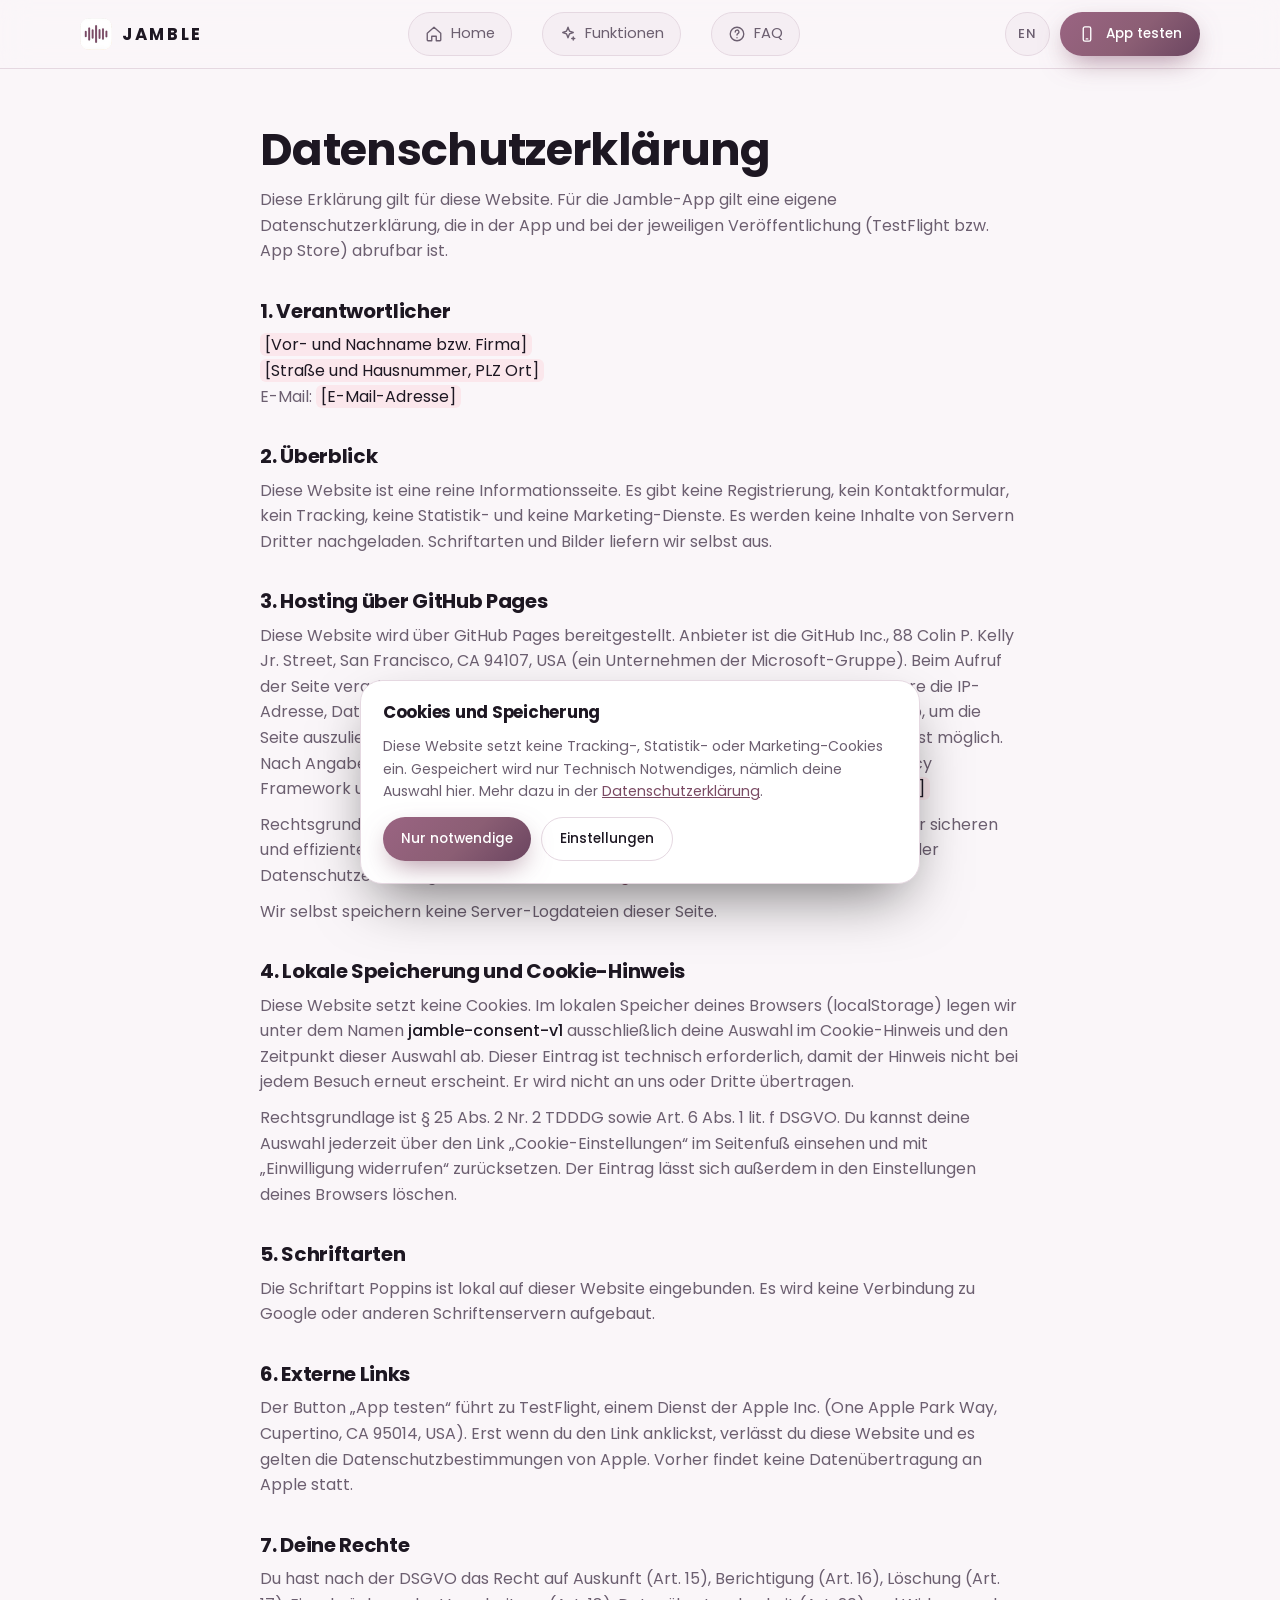
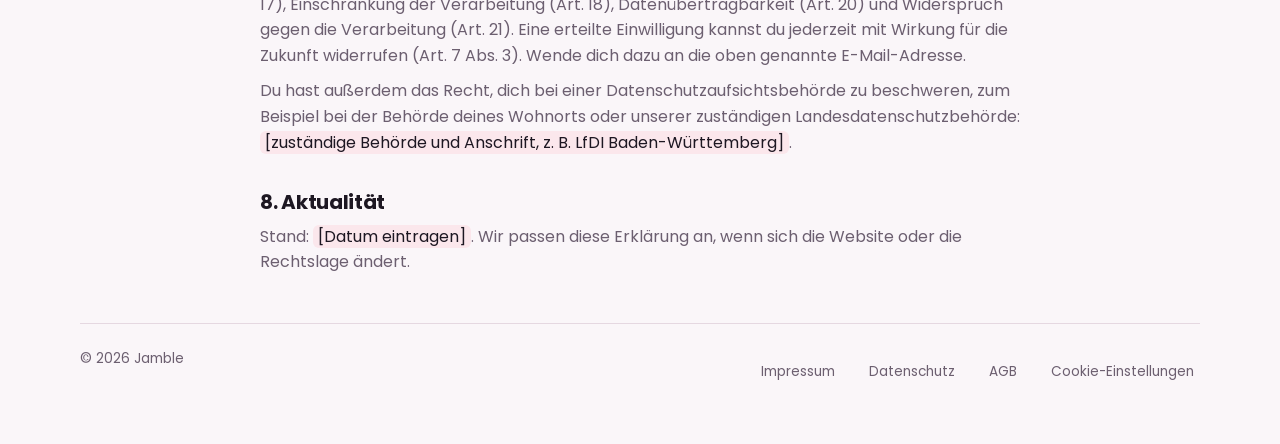
<file: datenschutz.html>
<!doctype html>
<html lang="de">
<head>
<meta charset="utf-8">
<meta name="viewport" content="width=device-width, initial-scale=1, viewport-fit=cover">
<meta name="claude:viewport-fit-sides" content="cover">
<meta name="referrer" content="strict-origin-when-cross-origin">
<meta http-equiv="Content-Security-Policy" content="default-src 'none'; script-src 'self'; style-src 'self'; img-src 'self' data:; font-src 'self'; connect-src 'none'; base-uri 'self'; form-action 'none'; object-src 'none'">
<meta name="description" content="Datenschutz der Jamble-Website.">
<meta name="theme-color" content="#14121a">
<title>Datenschutz | Jamble</title>
<link rel="icon" href="img/favicon.ico" sizes="48x48">
<link rel="icon" href="img/favicon-32.png" type="image/png" sizes="32x32">
<link rel="apple-touch-icon" href="img/apple-touch-icon.png">
<link rel="stylesheet" href="assets/style.css">
</head>
<body>
<a class="skip" href="#inhalt">Zum Inhalt springen</a>
<header class="top">
  <div class="bar">
    <a class="brand" href="index.html"><img src="img/icon-64.png" alt="" width="32" height="32"><span>JAMBLE</span></a>
    <nav class="main" aria-label="Hauptnavigation">
      <a href="index.html#top"><svg class="ico i-hop" viewBox="0 0 24 24" width="18" height="18" fill="none" stroke="currentColor" stroke-width="1.8" stroke-linecap="round" stroke-linejoin="round" aria-hidden="true"><path d="M3 11l9-8 9 8v9a1 1 0 0 1-1 1h-5v-6H9v6H4a1 1 0 0 1-1-1z"/></svg><span class="lbl">Home</span></a><a href="index.html#funktionen"><svg class="ico i-spin" viewBox="0 0 24 24" width="18" height="18" fill="none" stroke="currentColor" stroke-width="1.8" stroke-linecap="round" stroke-linejoin="round" aria-hidden="true"><path d="M12 3l1.9 5.1L19 10l-5.1 1.9L12 17l-1.9-5.1L5 10l5.1-1.9z"/><path d="M19 16v4M17 18h4"/></svg><span class="lbl">Funktionen</span></a><a href="index.html#faq"><svg class="ico i-wob" viewBox="0 0 24 24" width="18" height="18" fill="none" stroke="currentColor" stroke-width="1.8" stroke-linecap="round" stroke-linejoin="round" aria-hidden="true"><circle cx="12" cy="12" r="9"/><path d="M9.6 9.3a2.5 2.5 0 1 1 3.6 2.2c-.8.4-1.2.9-1.2 1.8"/><path d="M12 17h.01"/></svg><span class="lbl">FAQ</span></a>
    </nav>
    <div class="hr"><a class="lang" href="privacy-en.html" hreflang="en" lang="en" aria-label="Read this page in English" title="English">EN</a>
    <a class="btn sm" href="https://testflight.apple.com/join/dGt68KtV" target="_blank" rel="noopener noreferrer"><svg class="ico i-shake" viewBox="0 0 24 24" width="18" height="18" fill="none" stroke="currentColor" stroke-width="1.8" stroke-linecap="round" stroke-linejoin="round" aria-hidden="true"><rect x="7" y="2.5" width="10" height="19" rx="2.2"/><path d="M11 18.5h2"/></svg><span>App testen</span></a>
    </div>
  </div>
</header>
<main class="wrap" id="inhalt"><article class="legal-page">
<h1>Datenschutzerklärung</h1>
<p>Diese Erklärung gilt für diese Website. Für die Jamble-App gilt eine eigene Datenschutzerklärung, die in der App und bei der jeweiligen Veröffentlichung (TestFlight bzw. App Store) abrufbar ist.</p>

<h2>1. Verantwortlicher</h2>
<p><span class="todo">[Vor- und Nachname bzw. Firma]</span><br><span class="todo">[Straße und Hausnummer, PLZ Ort]</span><br>E-Mail: <span class="todo">[E-Mail-Adresse]</span></p>

<h2>2. Überblick</h2>
<p>Diese Website ist eine reine Informationsseite. Es gibt keine Registrierung, kein Kontaktformular, kein Tracking, keine Statistik- und keine Marketing-Dienste. Es werden keine Inhalte von Servern Dritter nachgeladen. Schriftarten und Bilder liefern wir selbst aus.</p>

<h2>3. Hosting über GitHub Pages</h2>
<p>Diese Website wird über GitHub Pages bereitgestellt. Anbieter ist die GitHub Inc., 88 Colin P. Kelly Jr. Street, San Francisco, CA 94107, USA (ein Unternehmen der Microsoft-Gruppe). Beim Aufruf der Seite verarbeitet GitHub technisch notwendige Verbindungsdaten, insbesondere die IP-Adresse, Datum und Uhrzeit des Zugriffs, die angeforderte Datei und den Browsertyp, um die Seite auszuliefern und die Sicherheit zu gewährleisten. Eine Verarbeitung in den USA ist möglich. Nach Angaben des Anbieters stützt sich die Übermittlung auf den EU-US Data Privacy Framework und Standardvertragsklauseln. <span class="todo">[Bitte aktuellen Stand bei GitHub prüfen]</span></p>
<p>Rechtsgrundlage ist Art. 6 Abs. 1 lit. f DSGVO. Unser berechtigtes Interesse liegt in der sicheren und effizienten Bereitstellung dieses Angebots. Weitere Informationen findest du in der Datenschutzerklärung von GitHub unter <a href="https://docs.github.com/de/site-policy/privacy-policies/github-general-privacy-statement" target="_blank" rel="noopener noreferrer">docs.github.com</a>.</p>
<p>Wir selbst speichern keine Server-Logdateien dieser Seite.</p>

<h2>4. Lokale Speicherung und Cookie-Hinweis</h2>
<p>Diese Website setzt keine Cookies. Im lokalen Speicher deines Browsers (localStorage) legen wir unter dem Namen <strong>jamble-consent-v1</strong> ausschließlich deine Auswahl im Cookie-Hinweis und den Zeitpunkt dieser Auswahl ab. Dieser Eintrag ist technisch erforderlich, damit der Hinweis nicht bei jedem Besuch erneut erscheint. Er wird nicht an uns oder Dritte übertragen.</p>
<p>Rechtsgrundlage ist § 25 Abs. 2 Nr. 2 TDDDG sowie Art. 6 Abs. 1 lit. f DSGVO. Du kannst deine Auswahl jederzeit über den Link „Cookie-Einstellungen“ im Seitenfuß einsehen und mit „Einwilligung widerrufen“ zurücksetzen. Der Eintrag lässt sich außerdem in den Einstellungen deines Browsers löschen.</p>

<h2>5. Schriftarten</h2>
<p>Die Schriftart Poppins ist lokal auf dieser Website eingebunden. Es wird keine Verbindung zu Google oder anderen Schriftenservern aufgebaut.</p>

<h2>6. Externe Links</h2>
<p>Der Button „App testen“ führt zu TestFlight, einem Dienst der Apple Inc. (One Apple Park Way, Cupertino, CA 95014, USA). Erst wenn du den Link anklickst, verlässt du diese Website und es gelten die Datenschutzbestimmungen von Apple. Vorher findet keine Datenübertragung an Apple statt.</p>

<h2>7. Deine Rechte</h2>
<p>Du hast nach der DSGVO das Recht auf Auskunft (Art. 15), Berichtigung (Art. 16), Löschung (Art. 17), Einschränkung der Verarbeitung (Art. 18), Datenübertragbarkeit (Art. 20) und Widerspruch gegen die Verarbeitung (Art. 21). Eine erteilte Einwilligung kannst du jederzeit mit Wirkung für die Zukunft widerrufen (Art. 7 Abs. 3). Wende dich dazu an die oben genannte E-Mail-Adresse.</p>
<p>Du hast außerdem das Recht, dich bei einer Datenschutzaufsichtsbehörde zu beschweren, zum Beispiel bei der Behörde deines Wohnorts oder unserer zuständigen Landesdatenschutzbehörde: <span class="todo">[zuständige Behörde und Anschrift, z. B. LfDI Baden-Württemberg]</span>.</p>

<h2>8. Aktualität</h2>
<p>Stand: <span class="todo">[Datum eintragen]</span>. Wir passen diese Erklärung an, wenn sich die Website oder die Rechtslage ändert.</p>
</article></main>
<div class="wrap">
<footer class="site">
  <span>© 2026 Jamble</span>
  <nav aria-label="Rechtliches">
    <a href="impressum.html">Impressum</a><a href="datenschutz.html">Datenschutz</a><a href="agb.html">AGB</a><button type="button" class="linkbtn" data-cookie-settings>Cookie-Einstellungen</button>
  </nav>
</footer></div>
<script src="assets/site.js" defer></script>
</body>
</html>
</file>
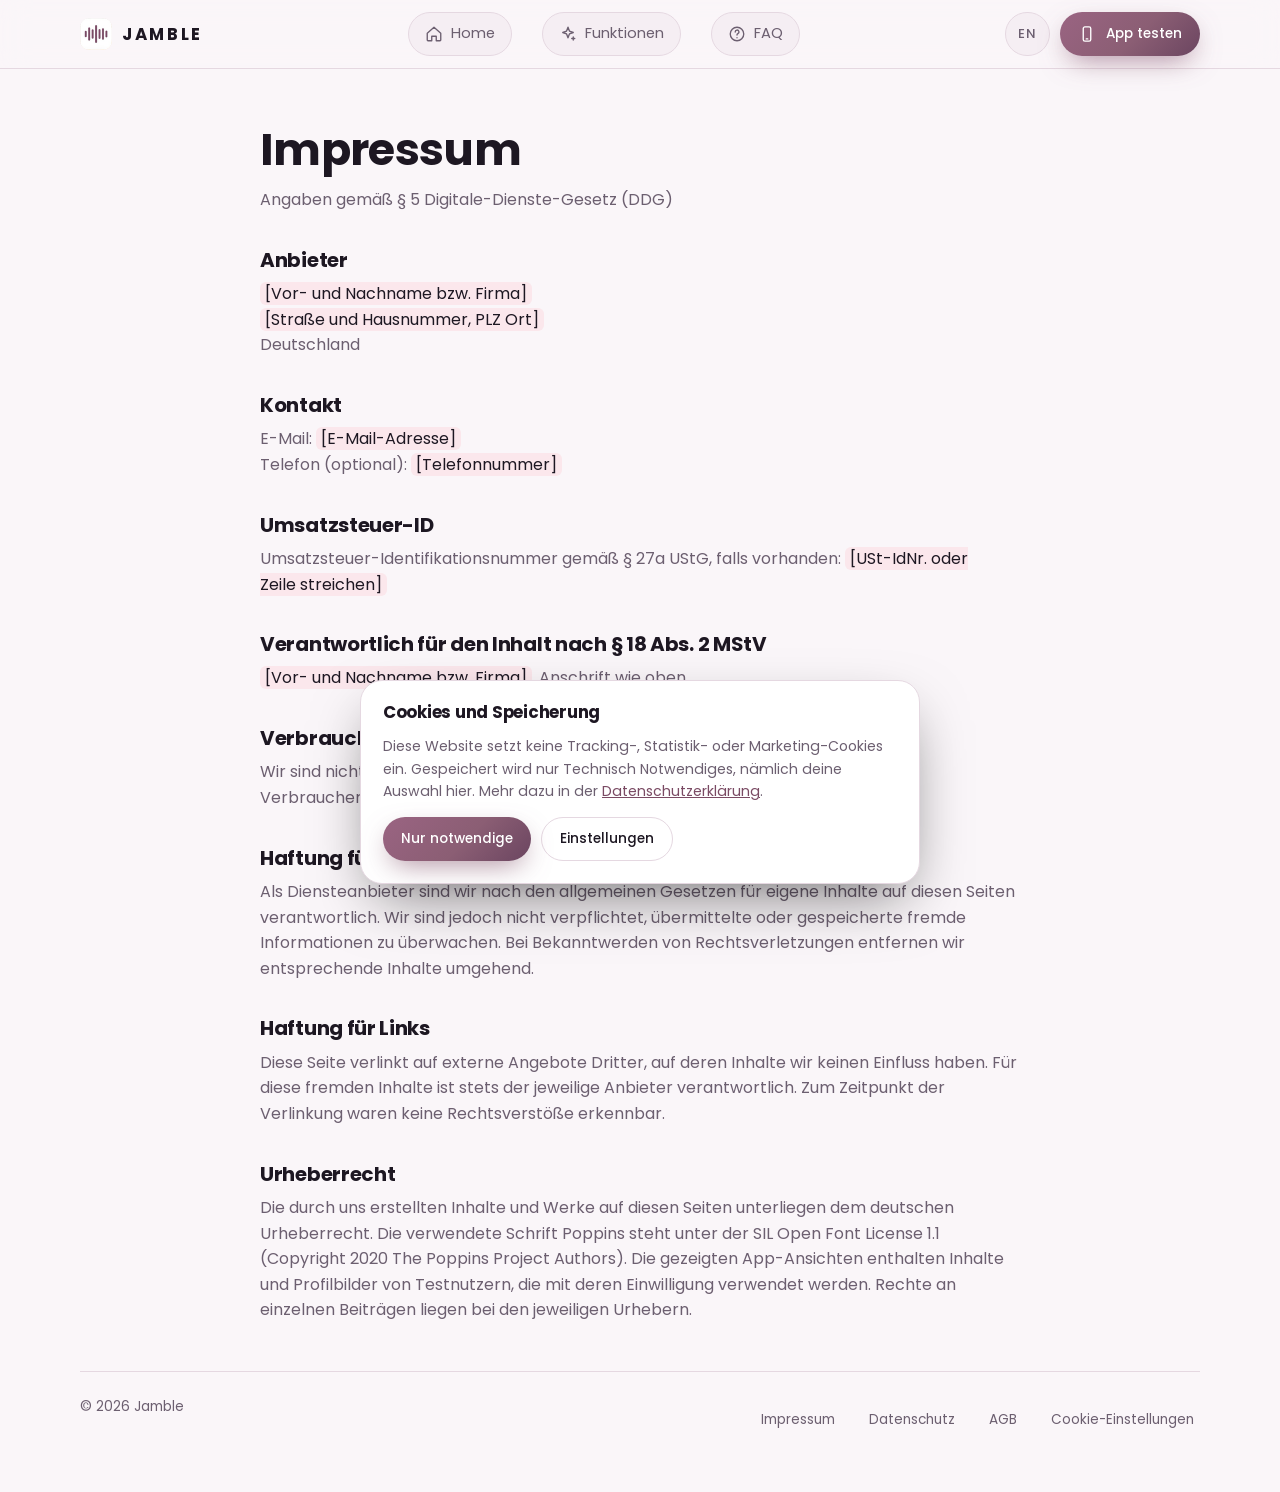
<file: impressum.html>
<!doctype html>
<html lang="de">
<head>
<meta charset="utf-8">
<meta name="viewport" content="width=device-width, initial-scale=1, viewport-fit=cover">
<meta name="claude:viewport-fit-sides" content="cover">
<meta name="referrer" content="strict-origin-when-cross-origin">
<meta http-equiv="Content-Security-Policy" content="default-src 'none'; script-src 'self'; style-src 'self'; img-src 'self' data:; font-src 'self'; connect-src 'none'; base-uri 'self'; form-action 'none'; object-src 'none'">
<meta name="description" content="Impressum der Jamble-Website.">
<meta name="theme-color" content="#14121a">
<title>Impressum | Jamble</title>
<link rel="icon" href="img/favicon.ico" sizes="48x48">
<link rel="icon" href="img/favicon-32.png" type="image/png" sizes="32x32">
<link rel="apple-touch-icon" href="img/apple-touch-icon.png">
<link rel="stylesheet" href="assets/style.css">
</head>
<body>
<a class="skip" href="#inhalt">Zum Inhalt springen</a>
<header class="top">
  <div class="bar">
    <a class="brand" href="index.html"><img src="img/icon-64.png" alt="" width="32" height="32"><span>JAMBLE</span></a>
    <nav class="main" aria-label="Hauptnavigation">
      <a href="index.html#top"><svg class="ico i-hop" viewBox="0 0 24 24" width="18" height="18" fill="none" stroke="currentColor" stroke-width="1.8" stroke-linecap="round" stroke-linejoin="round" aria-hidden="true"><path d="M3 11l9-8 9 8v9a1 1 0 0 1-1 1h-5v-6H9v6H4a1 1 0 0 1-1-1z"/></svg><span class="lbl">Home</span></a><a href="index.html#funktionen"><svg class="ico i-spin" viewBox="0 0 24 24" width="18" height="18" fill="none" stroke="currentColor" stroke-width="1.8" stroke-linecap="round" stroke-linejoin="round" aria-hidden="true"><path d="M12 3l1.9 5.1L19 10l-5.1 1.9L12 17l-1.9-5.1L5 10l5.1-1.9z"/><path d="M19 16v4M17 18h4"/></svg><span class="lbl">Funktionen</span></a><a href="index.html#faq"><svg class="ico i-wob" viewBox="0 0 24 24" width="18" height="18" fill="none" stroke="currentColor" stroke-width="1.8" stroke-linecap="round" stroke-linejoin="round" aria-hidden="true"><circle cx="12" cy="12" r="9"/><path d="M9.6 9.3a2.5 2.5 0 1 1 3.6 2.2c-.8.4-1.2.9-1.2 1.8"/><path d="M12 17h.01"/></svg><span class="lbl">FAQ</span></a>
    </nav>
    <div class="hr"><a class="lang" href="imprint-en.html" hreflang="en" lang="en" aria-label="Read this page in English" title="English">EN</a>
    <a class="btn sm" href="https://testflight.apple.com/join/dGt68KtV" target="_blank" rel="noopener noreferrer"><svg class="ico i-shake" viewBox="0 0 24 24" width="18" height="18" fill="none" stroke="currentColor" stroke-width="1.8" stroke-linecap="round" stroke-linejoin="round" aria-hidden="true"><rect x="7" y="2.5" width="10" height="19" rx="2.2"/><path d="M11 18.5h2"/></svg><span>App testen</span></a>
    </div>
  </div>
</header>
<main class="wrap" id="inhalt"><article class="legal-page">
<h1>Impressum</h1>
<p>Angaben gemäß § 5 Digitale-Dienste-Gesetz (DDG)</p>
<h2>Anbieter</h2>
<p><span class="todo">[Vor- und Nachname bzw. Firma]</span><br><span class="todo">[Straße und Hausnummer, PLZ Ort]</span><br>Deutschland</p>
<h2>Kontakt</h2>
<p>E-Mail: <span class="todo">[E-Mail-Adresse]</span><br>Telefon (optional): <span class="todo">[Telefonnummer]</span></p>
<h2>Umsatzsteuer-ID</h2>
<p>Umsatzsteuer-Identifikationsnummer gemäß § 27a UStG, falls vorhanden: <span class="todo">[USt-IdNr. oder Zeile streichen]</span></p>
<h2>Verantwortlich für den Inhalt nach § 18 Abs. 2 MStV</h2>
<p><span class="todo">[Vor- und Nachname bzw. Firma]</span>, Anschrift wie oben.</p>
<h2>Verbraucherstreitbeilegung</h2>
<p>Wir sind nicht bereit und nicht verpflichtet, an Streitbeilegungsverfahren vor einer Verbraucherschlichtungsstelle teilzunehmen.</p>
<h2>Haftung für Inhalte</h2>
<p>Als Diensteanbieter sind wir nach den allgemeinen Gesetzen für eigene Inhalte auf diesen Seiten verantwortlich. Wir sind jedoch nicht verpflichtet, übermittelte oder gespeicherte fremde Informationen zu überwachen. Bei Bekanntwerden von Rechtsverletzungen entfernen wir entsprechende Inhalte umgehend.</p>
<h2>Haftung für Links</h2>
<p>Diese Seite verlinkt auf externe Angebote Dritter, auf deren Inhalte wir keinen Einfluss haben. Für diese fremden Inhalte ist stets der jeweilige Anbieter verantwortlich. Zum Zeitpunkt der Verlinkung waren keine Rechtsverstöße erkennbar.</p>
<h2>Urheberrecht</h2>
<p>Die durch uns erstellten Inhalte und Werke auf diesen Seiten unterliegen dem deutschen Urheberrecht. Die verwendete Schrift Poppins steht unter der SIL Open Font License 1.1 (Copyright 2020 The Poppins Project Authors). Die gezeigten App-Ansichten enthalten Inhalte und Profilbilder von Testnutzern, die mit deren Einwilligung verwendet werden. Rechte an einzelnen Beiträgen liegen bei den jeweiligen Urhebern.</p>
</article></main>
<div class="wrap">
<footer class="site">
  <span>© 2026 Jamble</span>
  <nav aria-label="Rechtliches">
    <a href="impressum.html">Impressum</a><a href="datenschutz.html">Datenschutz</a><a href="agb.html">AGB</a><button type="button" class="linkbtn" data-cookie-settings>Cookie-Einstellungen</button>
  </nav>
</footer></div>
<script src="assets/site.js" defer></script>
</body>
</html>
</file>
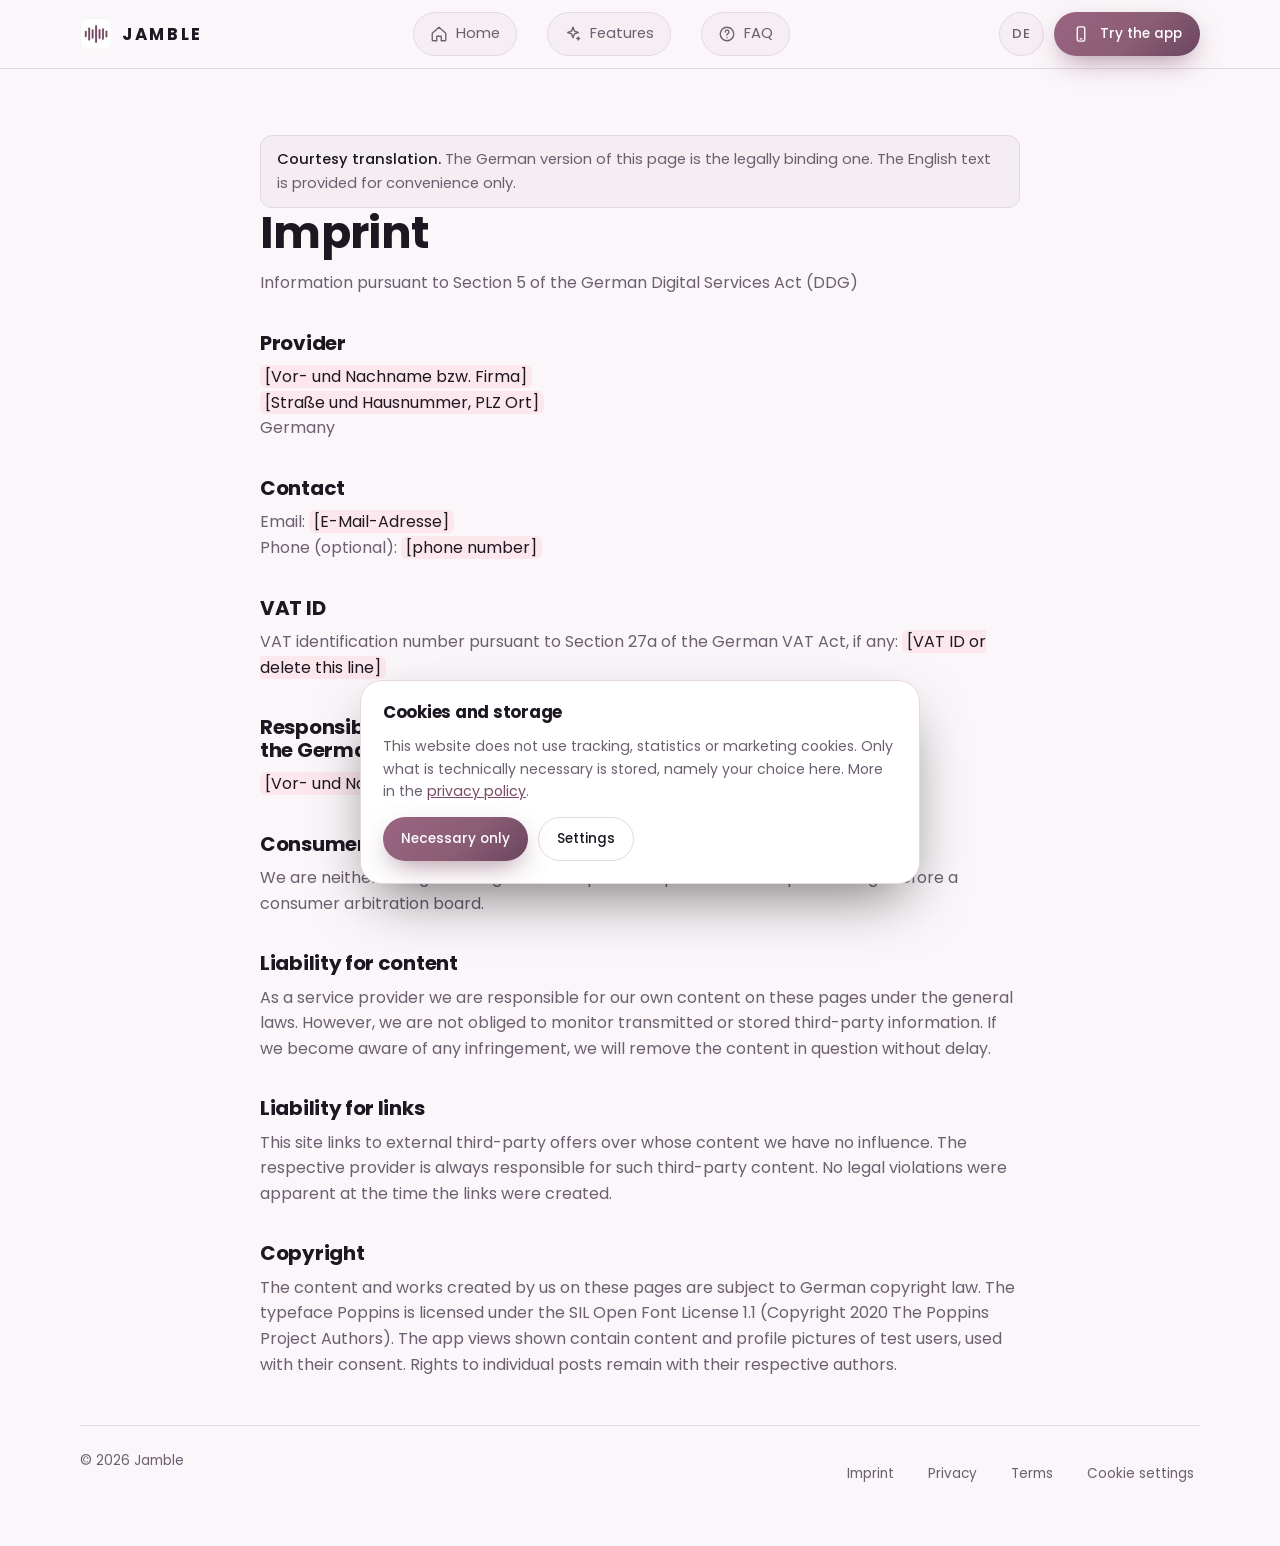
<file: imprint-en.html>
<!doctype html>
<html lang="en">
<head>
<meta charset="utf-8">
<meta name="viewport" content="width=device-width, initial-scale=1, viewport-fit=cover">
<meta name="claude:viewport-fit-sides" content="cover">
<meta name="referrer" content="strict-origin-when-cross-origin">
<meta http-equiv="Content-Security-Policy" content="default-src 'none'; script-src 'self'; style-src 'self'; img-src 'self' data:; font-src 'self'; connect-src 'none'; base-uri 'self'; form-action 'none'; object-src 'none'">
<meta name="description" content="Imprint of the Jamble website.">
<meta name="theme-color" content="#14121a">
<title>Imprint | Jamble</title>
<link rel="icon" href="img/favicon.ico" sizes="48x48">
<link rel="icon" href="img/favicon-32.png" type="image/png" sizes="32x32">
<link rel="apple-touch-icon" href="img/apple-touch-icon.png">
<link rel="stylesheet" href="assets/style.css">
</head>
<body>
<a class="skip" href="#inhalt">Skip to content</a>
<header class="top">
  <div class="bar">
    <a class="brand" href="index-en.html"><img src="img/icon-64.png" alt="" width="32" height="32"><span>JAMBLE</span></a>
    <nav class="main" aria-label="Main navigation">
      <a href="index-en.html#top"><svg class="ico i-hop" viewBox="0 0 24 24" width="18" height="18" fill="none" stroke="currentColor" stroke-width="1.8" stroke-linecap="round" stroke-linejoin="round" aria-hidden="true"><path d="M3 11l9-8 9 8v9a1 1 0 0 1-1 1h-5v-6H9v6H4a1 1 0 0 1-1-1z"/></svg><span class="lbl">Home</span></a><a href="index-en.html#funktionen"><svg class="ico i-spin" viewBox="0 0 24 24" width="18" height="18" fill="none" stroke="currentColor" stroke-width="1.8" stroke-linecap="round" stroke-linejoin="round" aria-hidden="true"><path d="M12 3l1.9 5.1L19 10l-5.1 1.9L12 17l-1.9-5.1L5 10l5.1-1.9z"/><path d="M19 16v4M17 18h4"/></svg><span class="lbl">Features</span></a><a href="index-en.html#faq"><svg class="ico i-wob" viewBox="0 0 24 24" width="18" height="18" fill="none" stroke="currentColor" stroke-width="1.8" stroke-linecap="round" stroke-linejoin="round" aria-hidden="true"><circle cx="12" cy="12" r="9"/><path d="M9.6 9.3a2.5 2.5 0 1 1 3.6 2.2c-.8.4-1.2.9-1.2 1.8"/><path d="M12 17h.01"/></svg><span class="lbl">FAQ</span></a>
    </nav>
    <div class="hr"><a class="lang" href="impressum.html" hreflang="de" lang="de" aria-label="Diese Seite auf Deutsch lesen" title="Deutsch">DE</a>
    <a class="btn sm" href="https://testflight.apple.com/join/dGt68KtV" target="_blank" rel="noopener noreferrer"><svg class="ico i-shake" viewBox="0 0 24 24" width="18" height="18" fill="none" stroke="currentColor" stroke-width="1.8" stroke-linecap="round" stroke-linejoin="round" aria-hidden="true"><rect x="7" y="2.5" width="10" height="19" rx="2.2"/><path d="M11 18.5h2"/></svg><span>Try the app</span></a>
    </div>
  </div>
</header>
<main class="wrap" id="inhalt"><article class="legal-page">
<p class="notice"><strong>Courtesy translation.</strong> The German version of this page is the legally binding one. The English text is provided for convenience only.</p>
<h1>Imprint</h1>
<p>Information pursuant to Section 5 of the German Digital Services Act (DDG)</p>
<h2>Provider</h2>
<p><span class="todo">[Vor- und Nachname bzw. Firma]</span><br><span class="todo">[Straße und Hausnummer, PLZ Ort]</span><br>Germany</p>
<h2>Contact</h2>
<p>Email: <span class="todo">[E-Mail-Adresse]</span><br>Phone (optional): <span class="todo">[phone number]</span></p>
<h2>VAT ID</h2>
<p>VAT identification number pursuant to Section 27a of the German VAT Act, if any: <span class="todo">[VAT ID or delete this line]</span></p>
<h2>Responsible for content under Section 18(2) of the German Interstate Media Treaty (MStV)</h2>
<p><span class="todo">[Vor- und Nachname bzw. Firma]</span>, address as above.</p>
<h2>Consumer dispute resolution</h2>
<p>We are neither willing nor obliged to take part in dispute resolution proceedings before a consumer arbitration board.</p>
<h2>Liability for content</h2>
<p>As a service provider we are responsible for our own content on these pages under the general laws. However, we are not obliged to monitor transmitted or stored third-party information. If we become aware of any infringement, we will remove the content in question without delay.</p>
<h2>Liability for links</h2>
<p>This site links to external third-party offers over whose content we have no influence. The respective provider is always responsible for such third-party content. No legal violations were apparent at the time the links were created.</p>
<h2>Copyright</h2>
<p>The content and works created by us on these pages are subject to German copyright law. The typeface Poppins is licensed under the SIL Open Font License 1.1 (Copyright 2020 The Poppins Project Authors). The app views shown contain content and profile pictures of test users, used with their consent. Rights to individual posts remain with their respective authors.</p>
</article></main>
<div class="wrap">
<footer class="site">
  <span>© 2026 Jamble</span>
  <nav aria-label="Legal">
    <a href="imprint-en.html">Imprint</a><a href="privacy-en.html">Privacy</a><a href="terms-en.html">Terms</a><button type="button" class="linkbtn" data-cookie-settings>Cookie settings</button>
  </nav>
</footer></div>
<script src="assets/site.js" defer></script>
</body>
</html>
</file>
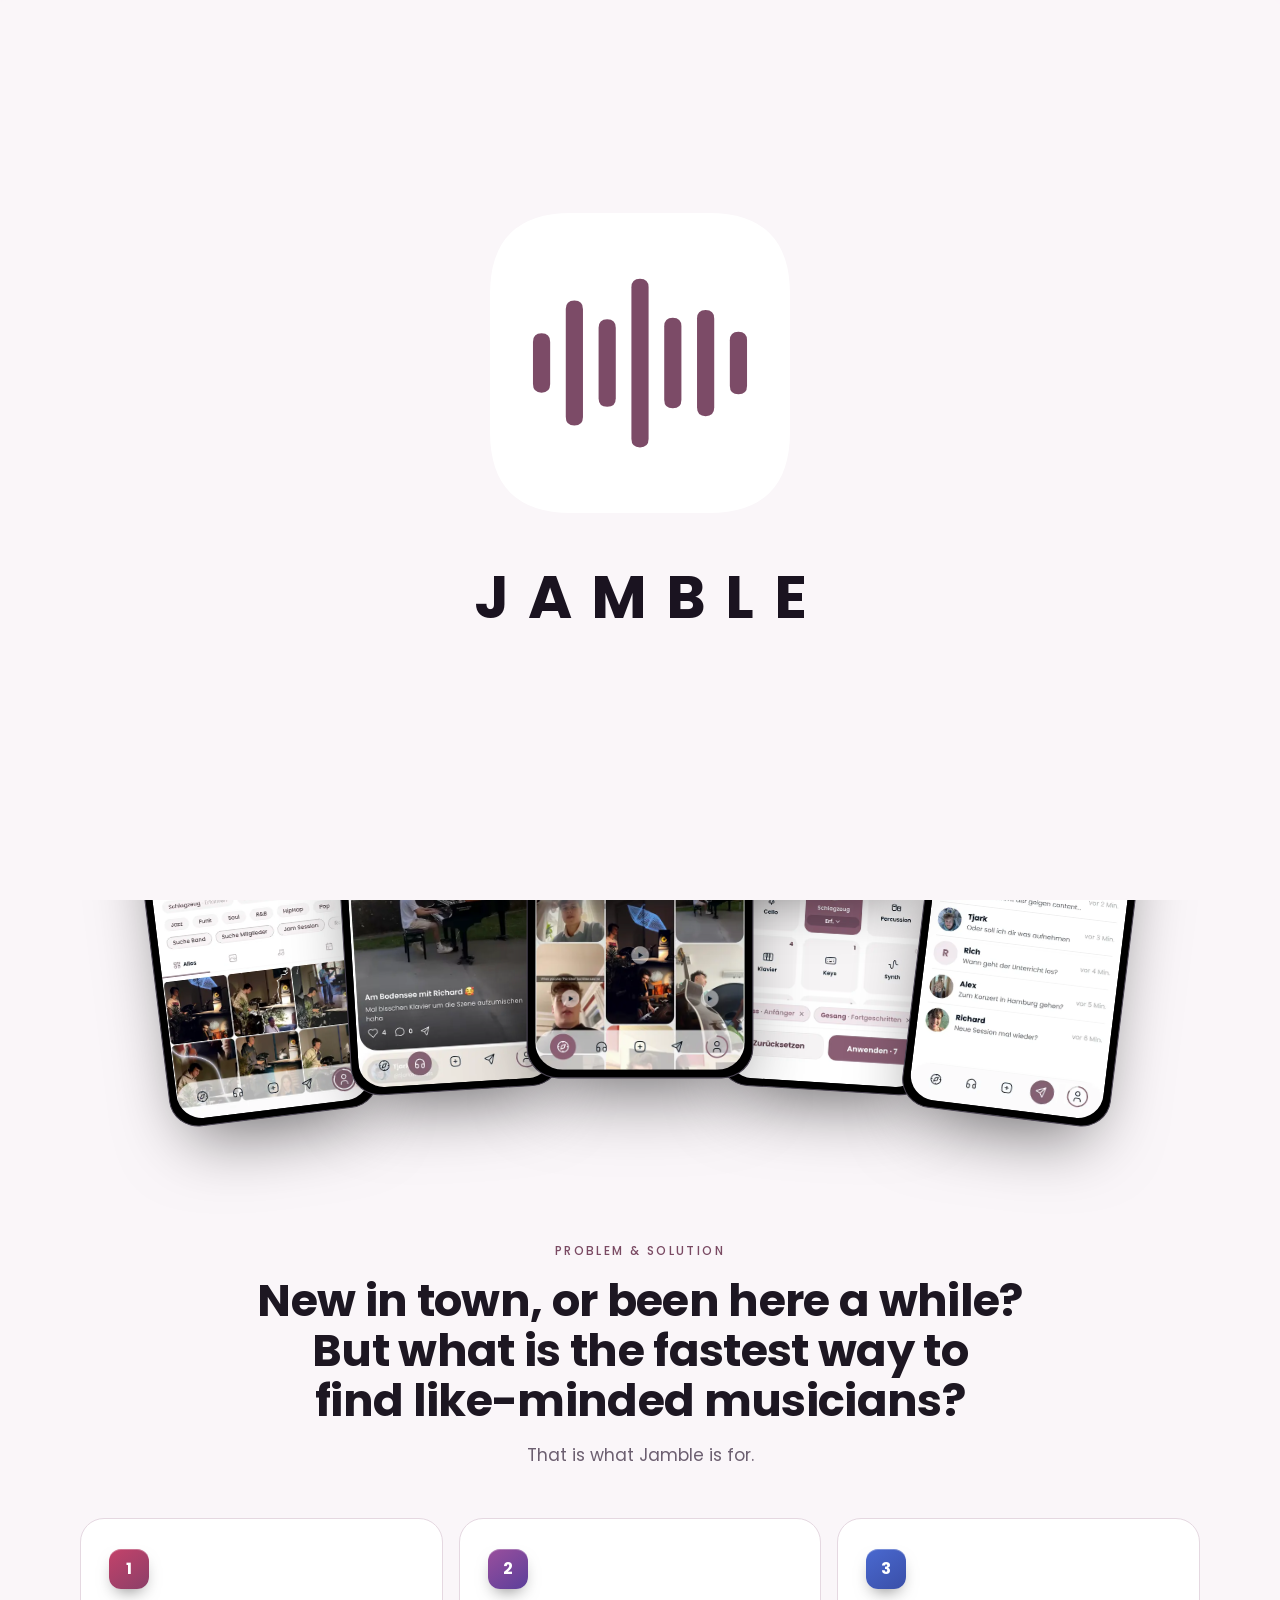
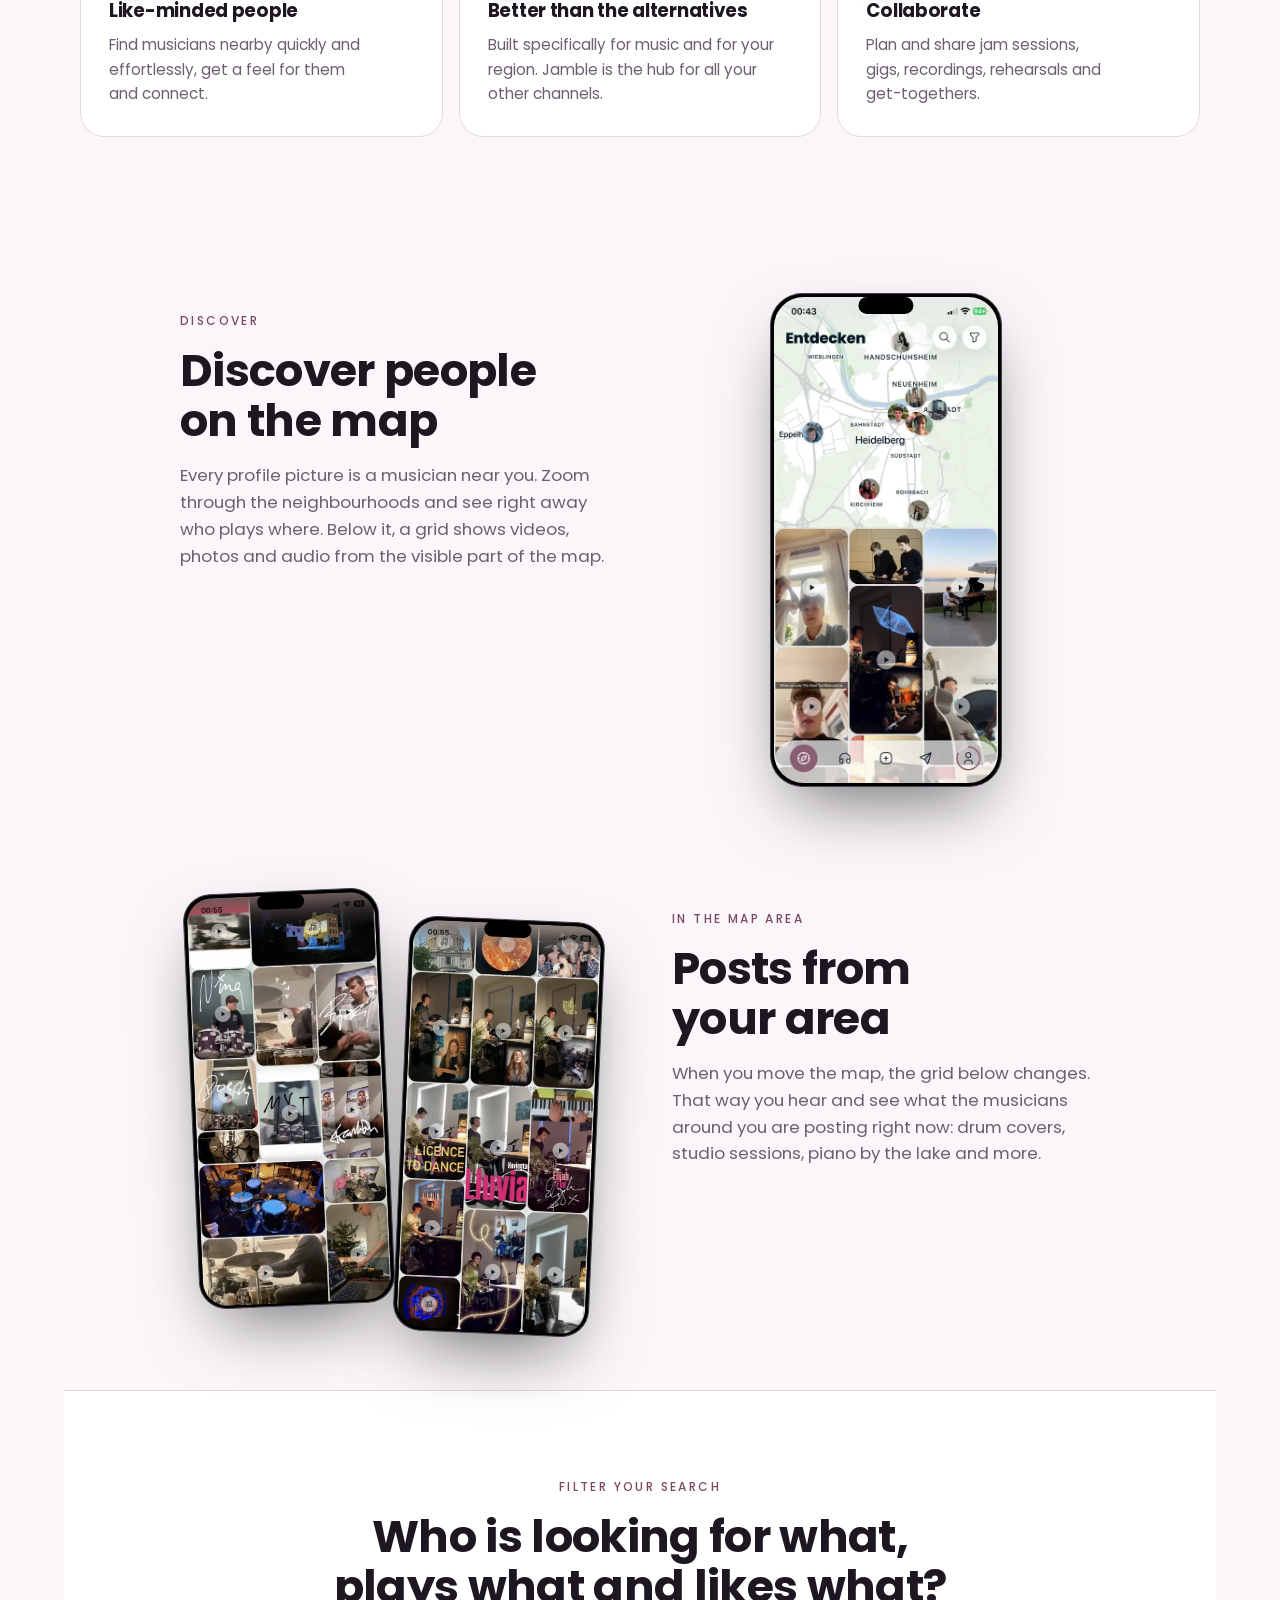
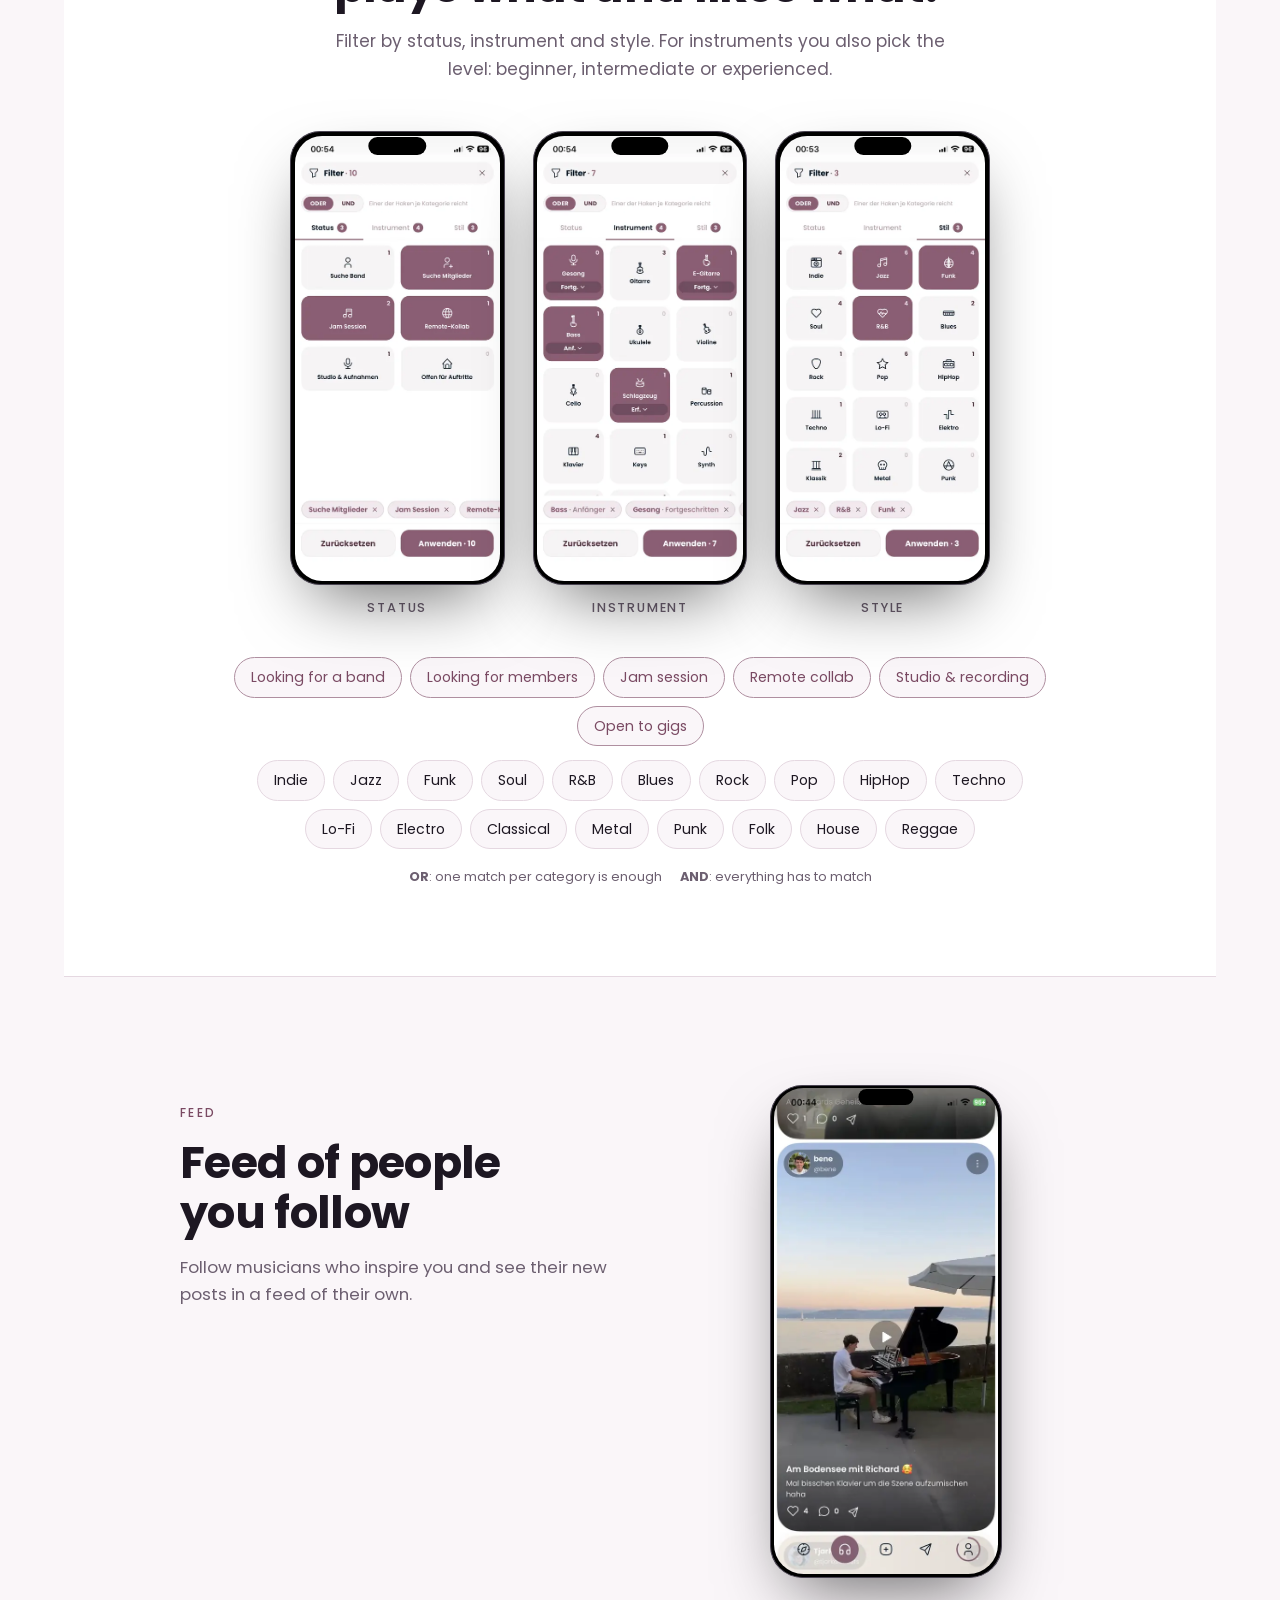
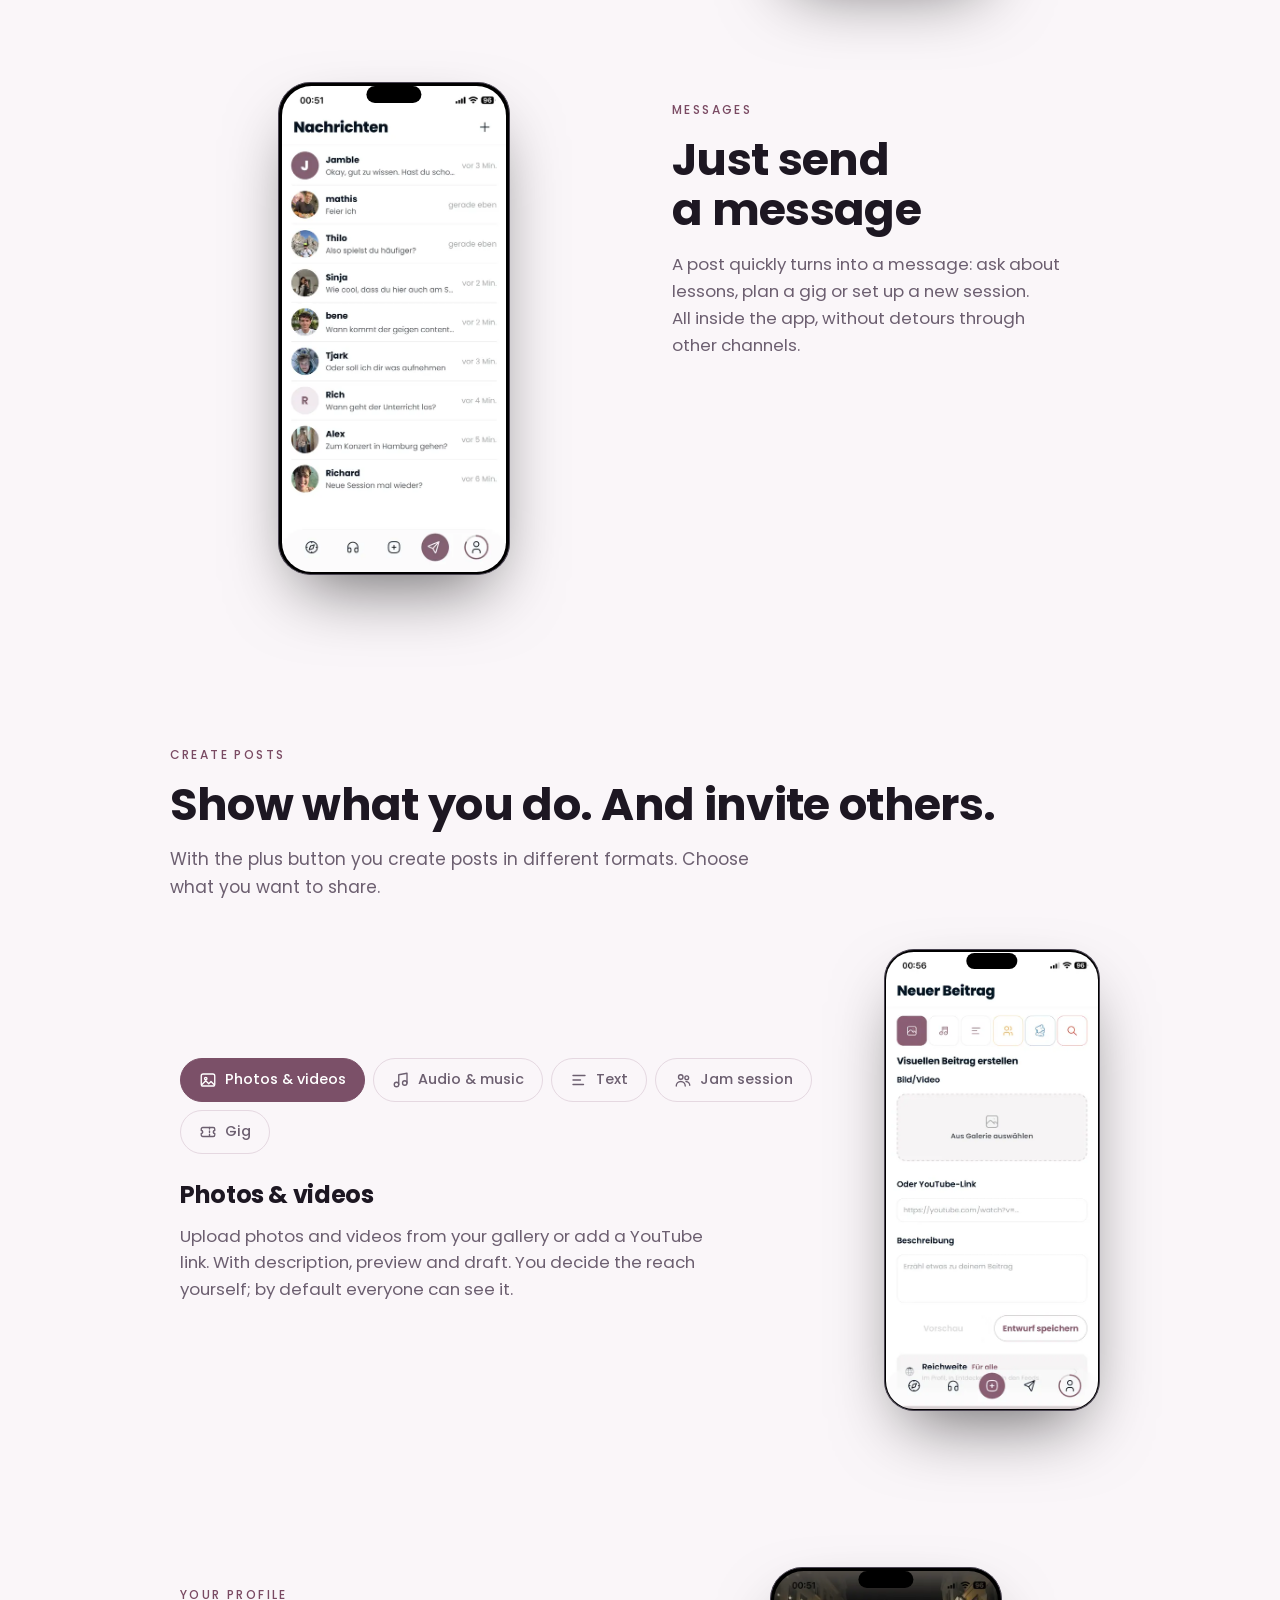
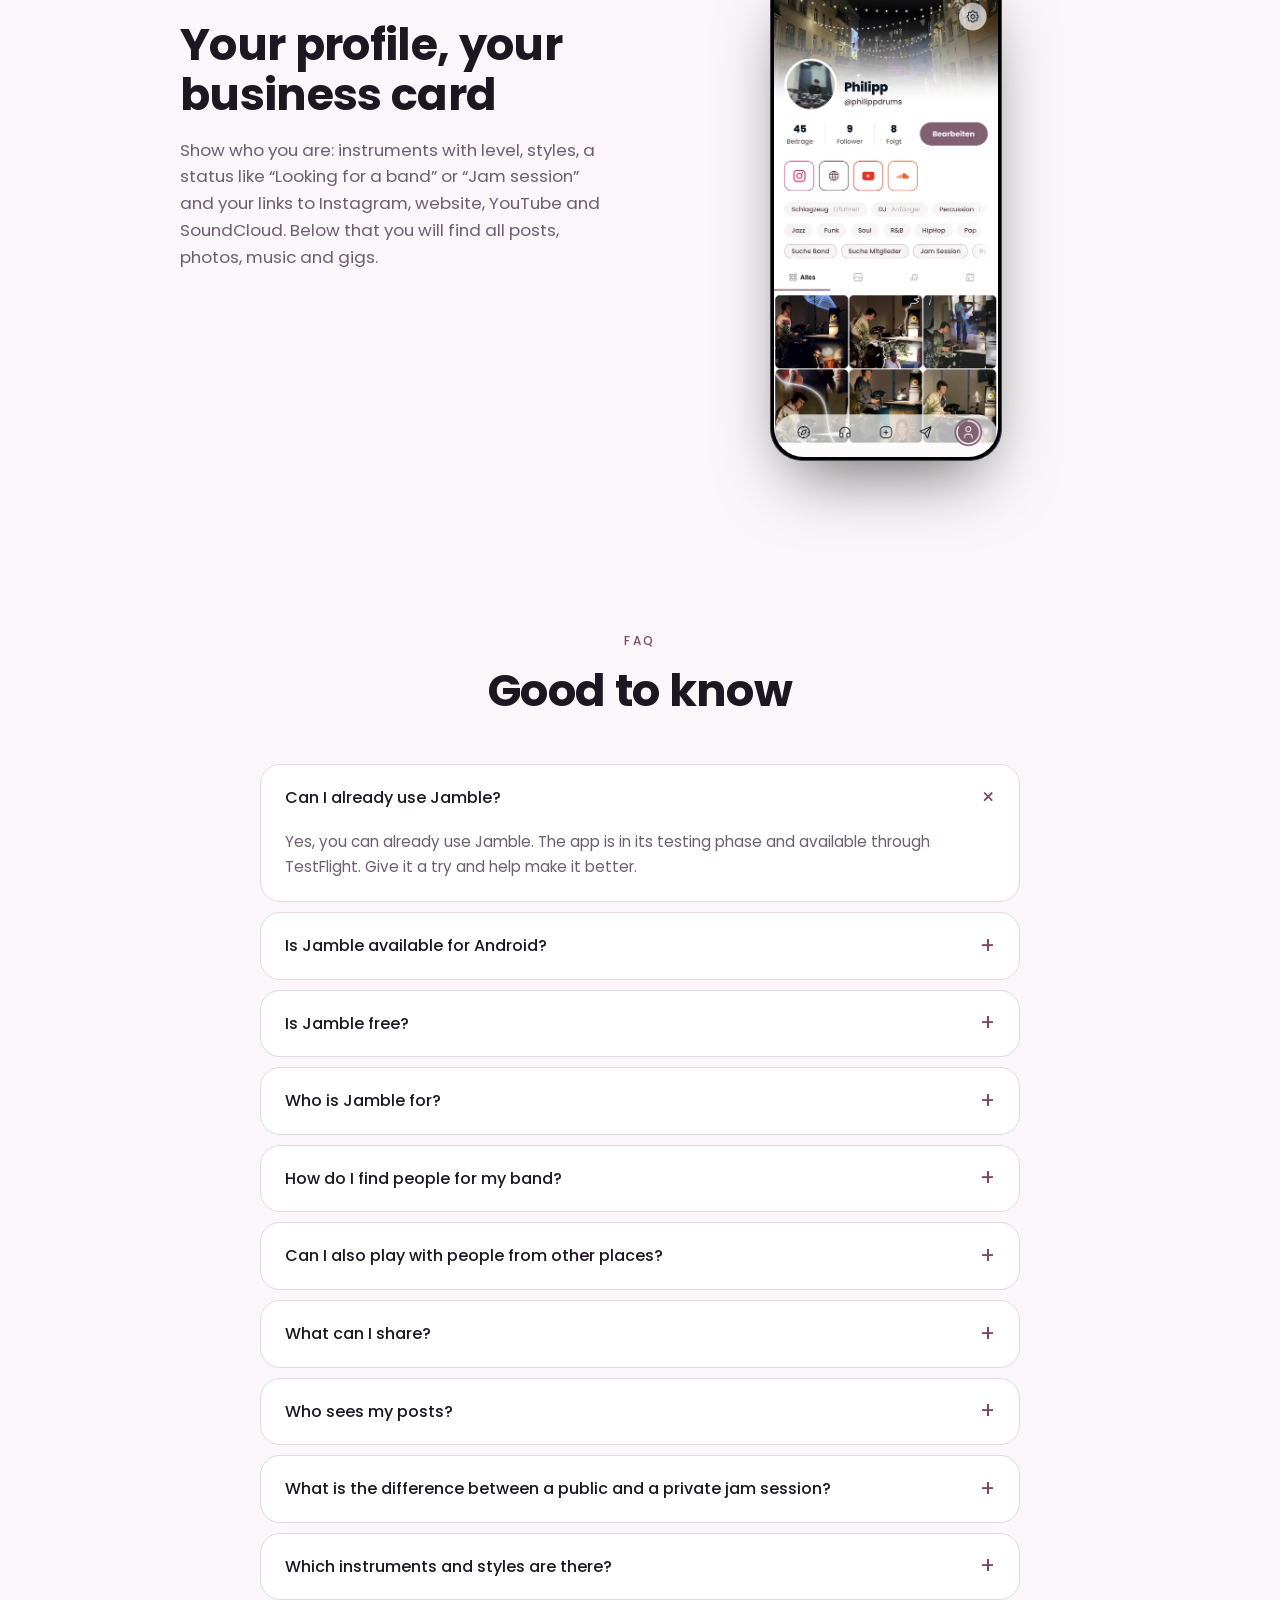
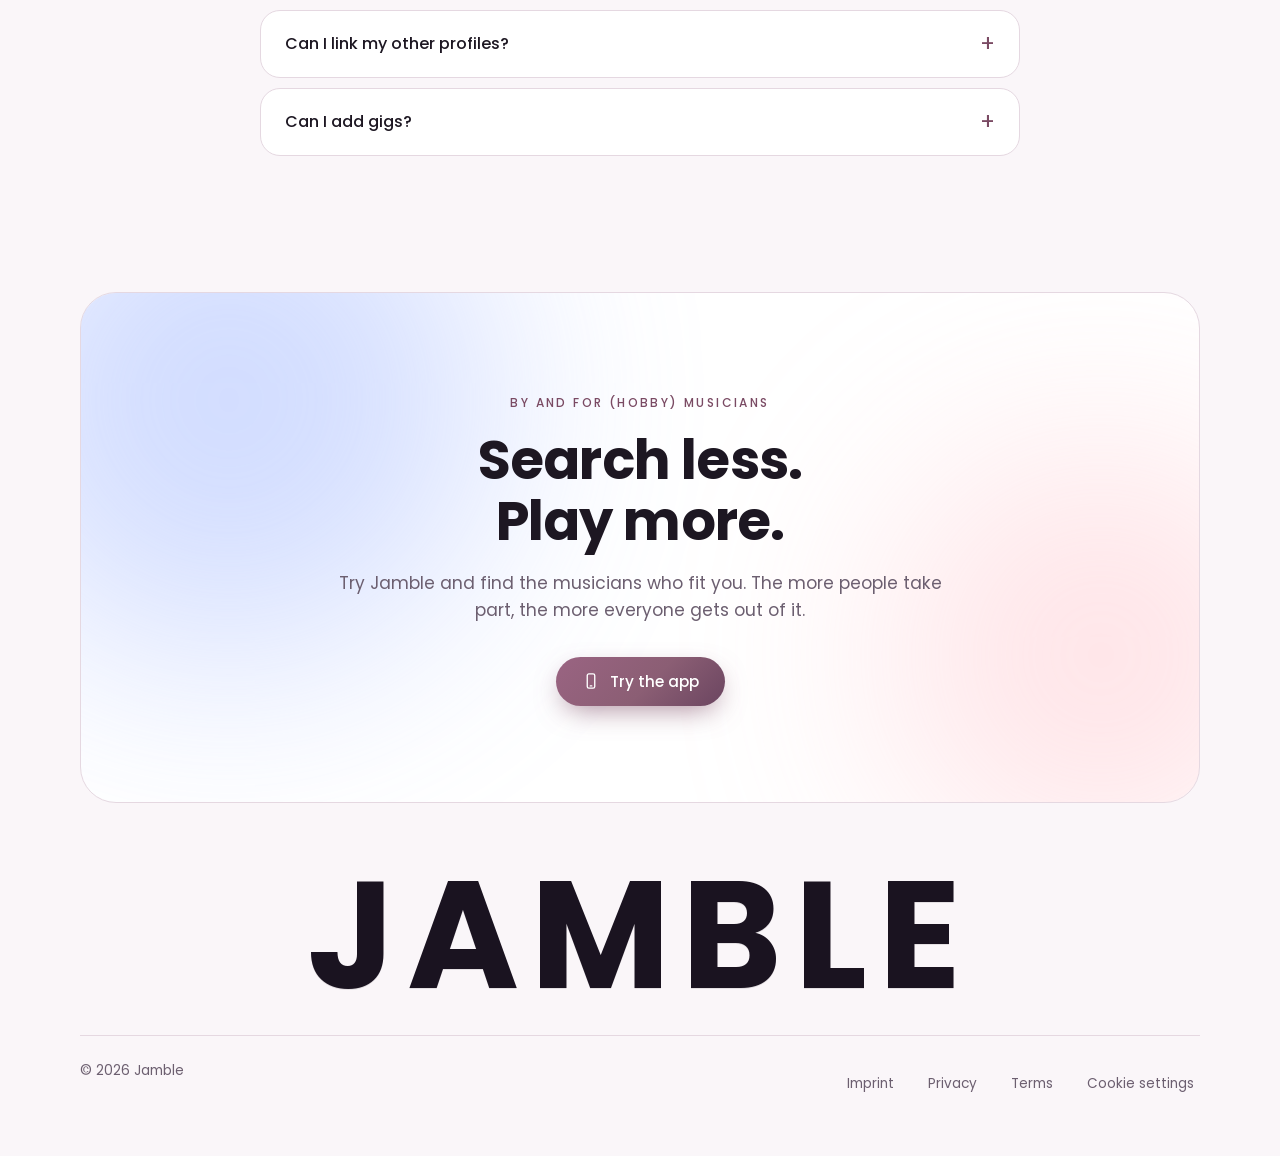
<file: index-en.html>
<!doctype html>
<html lang="en">
<head>
<meta charset="utf-8">
<meta name="viewport" content="width=device-width, initial-scale=1, viewport-fit=cover">
<title>Jamble | Find musicians in your city</title>
<meta name="description" content="Jamble connects (hobby) musicians locally: discover people on the map, filter, message them and plan jam sessions, recordings and gigs together. Now in beta testing.">
<meta name="theme-color" content="#14121a">
<meta property="og:title" content="Jamble. By and for (hobby) musicians">
<meta property="og:description" content="Find musicians in your city and plan jam sessions, recordings and gigs together.">
<meta property="og:type" content="website">
<link rel="icon" href="img/favicon.ico" sizes="48x48">
<link rel="icon" href="img/favicon-32.png" type="image/png" sizes="32x32">
<link rel="apple-touch-icon" href="img/apple-touch-icon.png">
<link rel="stylesheet" href="assets/style.css">
<script src="assets/intro.js"></script>
<meta name="referrer" content="strict-origin-when-cross-origin">
<meta http-equiv="Content-Security-Policy" content="default-src 'none'; script-src 'self'; style-src 'self'; img-src 'self' data:; font-src 'self'; connect-src 'none'; base-uri 'self'; form-action 'none'; object-src 'none'">
<link rel="preload" href="assets/fonts/poppins-400.woff" as="font" type="font/woff" crossorigin>
<link rel="preload" href="assets/fonts/poppins-700.woff" as="font" type="font/woff" crossorigin>
</head>
<body>
<a class="skip" href="#inhalt">Skip to content</a>
<header class="top">
  <div class="bar">
    <a class="brand" href="#top" aria-label="Jamble, top of page"><img src="img/icon-64.png" alt="" width="32" height="32"><span>JAMBLE</span></a>
    <nav class="main" aria-label="Main navigation">
      <a href="#top"><svg class="ico i-hop" viewBox="0 0 24 24" width="18" height="18" fill="none" stroke="currentColor" stroke-width="1.8" stroke-linecap="round" stroke-linejoin="round" aria-hidden="true"><path d="M3 11l9-8 9 8v9a1 1 0 0 1-1 1h-5v-6H9v6H4a1 1 0 0 1-1-1z"/></svg><span class="lbl">Home</span></a><a href="#funktionen"><svg class="ico i-spin" viewBox="0 0 24 24" width="18" height="18" fill="none" stroke="currentColor" stroke-width="1.8" stroke-linecap="round" stroke-linejoin="round" aria-hidden="true"><path d="M12 3l1.9 5.1L19 10l-5.1 1.9L12 17l-1.9-5.1L5 10l5.1-1.9z"/><path d="M19 16v4M17 18h4"/></svg><span class="lbl">Features</span></a><a href="#faq"><svg class="ico i-wob" viewBox="0 0 24 24" width="18" height="18" fill="none" stroke="currentColor" stroke-width="1.8" stroke-linecap="round" stroke-linejoin="round" aria-hidden="true"><circle cx="12" cy="12" r="9"/><path d="M9.6 9.3a2.5 2.5 0 1 1 3.6 2.2c-.8.4-1.2.9-1.2 1.8"/><path d="M12 17h.01"/></svg><span class="lbl">FAQ</span></a>
    </nav>
    <div class="hr"><a class="lang" href="index.html" hreflang="de" lang="de" aria-label="Diese Seite auf Deutsch lesen" title="Deutsch">DE</a>
      <a class="btn sm" href="https://testflight.apple.com/join/dGt68KtV" target="_blank" rel="noopener noreferrer"><svg class="ico i-shake" viewBox="0 0 24 24" width="18" height="18" fill="none" stroke="currentColor" stroke-width="1.8" stroke-linecap="round" stroke-linejoin="round" aria-hidden="true"><rect x="7" y="2.5" width="10" height="19" rx="2.2"/><path d="M11 18.5h2"/></svg><span>Try the app</span></a>
    </div>
  </div>
</header>

<main class="wrap" id="inhalt">
<span id="top"></span>
  <div class="hero">
    <div class="glow a"></div><div class="glow b"></div>
    <span class="eyebrow">By and for (hobby) musicians</span>
    <h1>Find musicians in <em>your city.</em></h1>
    <p class="lead">Jamble connects musicians more easily and more precisely, right where you live. Discover people on the map, learn more about them, listen in and message them. Plan jam sessions, recordings and gigs together. The more people join, the more everyone gets out of it.</p>
    <div class="cta-row">
      <a class="btn" href="https://testflight.apple.com/join/dGt68KtV" target="_blank" rel="noopener noreferrer"><svg class="ico i-shake" viewBox="0 0 24 24" width="18" height="18" fill="none" stroke="currentColor" stroke-width="1.8" stroke-linecap="round" stroke-linejoin="round" aria-hidden="true"><rect x="7" y="2.5" width="10" height="19" rx="2.2"/><path d="M11 18.5h2"/></svg><span>Try the app</span></a>
      <a class="btn ghost" href="#idee">How it works</a>
    </div>
    <div class="fan" aria-label="Screens of the Jamble app">
      <div class="phone"><img src="img/profile.webp" alt="Profile page in the Jamble app" width="480" height="1039"></div>
      <div class="phone"><img src="img/feed.webp" alt="Post feed in the Jamble app" width="480" height="1039"></div>
      <div class="phone"><img src="img/map.webp" alt="Map with musicians in the Jamble app" width="480" height="1039" fetchpriority="high"></div>
      <div class="phone"><img src="img/f-instr.webp" alt="Filter by instrument in the Jamble app" width="480" height="1039"></div>
      <div class="phone"><img src="img/chat.webp" alt="Messages in the Jamble app" width="480" height="1039"></div>
    </div>
  </div>

  <section id="idee">
    <div class="head center">
      <span class="eyebrow">Problem &amp; solution</span>
      <h2><span class="nw">New in town, or been here a while?</span> But what is the fastest way to find like-minded musicians?</h2>
      <p class="lead answer">That is what Jamble is for.</p>
    </div>
    <div class="trio">
      <div class="pill"><span class="n">1</span><h3>Like-minded people</h3><p>Find musicians nearby quickly and effortlessly, get a feel for them and connect.</p></div>
      <div class="pill"><span class="n">2</span><h3>Better than the alternatives</h3><p>Built specifically for music and for your region. Jamble is the hub for all your other channels.</p></div>
      <div class="pill"><span class="n">3</span><h3>Collaborate</h3><p>Plan and share jam sessions, gigs, recordings, rehearsals and get-togethers.</p></div>
    </div>
  </section>

  <section id="funktionen" class="pt-s pb-s">
    <div class="feat">
      <div class="copy">
        <span class="eyebrow">Discover</span>
        <h2>Discover people on the map</h2>
        <p>Every profile picture is a musician near you. Zoom through the neighbourhoods and see right away who plays where. Below it, a grid shows videos, photos and audio from the visible part of the map.</p>
      </div>
      <div class="stage"><div class="phone"><img src="img/map.webp" alt="Discover map with musicians" width="480" height="1039" fetchpriority="low"></div></div>
    </div>
    <div class="feat flip">
      <div class="copy">
        <span class="eyebrow">In the map area</span>
        <h2>Posts from your area</h2>
        <p>When you move the map, the grid below changes. That way you hear and see what the musicians around you are posting right now: drum covers, studio sessions, piano by the lake and more.</p>
      </div>
      <div class="stage duo">
        <div class="phone"><img src="img/grid2.webp" alt="Post grid with drum videos" width="480" height="1039" fetchpriority="low"></div>
        <div class="phone"><img src="img/grid1.webp" alt="Post grid with videos" width="480" height="1039" fetchpriority="low"></div>
      </div>
    </div>
  </section>

  <section id="filter" class="filter-band">
    <div class="wrap">
      <div class="head center">
        <span class="eyebrow">Filter your search</span>
        <h2>Who is looking for what, plays what and likes what?</h2>
        <p class="lead">Filter by status, instrument and style. For instruments you also pick the level: beginner, intermediate or experienced.</p>
      </div>
      <div class="trip">
        <figure><div class="phone"><img src="img/f-status.webp" alt="Filter by status" width="480" height="1039" fetchpriority="low"></div><figcaption>Status</figcaption></figure>
        <figure><div class="phone"><img src="img/f-instr.webp" alt="Filter by instrument and level" width="480" height="1039" fetchpriority="low"></div><figcaption>Instrument</figcaption></figure>
        <figure><div class="phone"><img src="img/f-stil.webp" alt="Filter by style" width="480" height="1039" fetchpriority="low"></div><figcaption>Style</figcaption></figure>
      </div>
      <div class="chips" aria-label="Status filters">
        <span class="chip s">Looking for a band</span><span class="chip s">Looking for members</span><span class="chip s">Jam session</span><span class="chip s">Remote collab</span><span class="chip s">Studio &amp; recording</span><span class="chip s">Open to gigs</span>
      </div>
      <div class="chips second" aria-label="Styles">
        <span class="chip">Indie</span><span class="chip">Jazz</span><span class="chip">Funk</span><span class="chip">Soul</span><span class="chip">R&amp;B</span><span class="chip">Blues</span><span class="chip">Rock</span><span class="chip">Pop</span><span class="chip">HipHop</span><span class="chip">Techno</span><span class="chip">Lo-Fi</span><span class="chip">Electro</span><span class="chip">Classical</span><span class="chip">Metal</span><span class="chip">Punk</span><span class="chip">Folk</span><span class="chip">House</span><span class="chip">Reggae</span>
      </div>
      <p class="legend"><span><b>OR</b>: one match per category is enough</span><span><b>AND</b>: everything has to match</span></p>
    </div>
  </section>

  <section class="feed-sec">
    <div class="feat">
      <div class="copy">
        <span class="eyebrow">Feed</span>
        <h2>Feed of people you follow</h2>
        <p>Follow musicians who inspire you and see their new posts in a feed of their own.</p>
      </div>
      <div class="stage"><div class="phone"><img src="img/feed.webp" alt="Post in the feed: piano by the lake" width="480" height="1039" fetchpriority="low"></div></div>
    </div>
    <div class="feat flip">
      <div class="copy">
        <span class="eyebrow">Messages</span>
        <h2>Just send a message</h2>
        <p>A post quickly turns into a message: ask about lessons, plan a gig or set up a new session. All inside the app, without detours through other channels.</p>
      </div>
      <div class="stage"><div class="phone"><img src="img/chat.webp" alt="Message overview" width="480" height="1039" fetchpriority="low"></div></div>
    </div>
  </section>

  <section id="erstellen">
    <div class="head">
      <span class="eyebrow">Create posts</span>
      <h2>Show what you do. And invite others.</h2>
      <p class="lead">With the plus button you create posts in different formats. Choose what you want to share.</p>
    </div>
    <div class="maker">
      <div>
        <div class="tabs" role="tablist" aria-label="Post types">
          <button class="tab" role="tab" id="t0" aria-selected="true" aria-controls="panel" data-i="0"><svg class="ico i-wob" viewBox="0 0 24 24" width="18" height="18" fill="none" stroke="currentColor" stroke-width="1.8" stroke-linecap="round" stroke-linejoin="round" aria-hidden="true"><rect x="3" y="4" width="18" height="16" rx="2.5"/><circle cx="9" cy="10" r="1.6"/><path d="M4 18l5-5 4 4 3-3 4 4"/></svg><span>Photos &amp; videos</span></button>
          <button class="tab" role="tab" id="t1" aria-selected="false" aria-controls="panel" data-i="1"><svg class="ico i-bob" viewBox="0 0 24 24" width="18" height="18" fill="none" stroke="currentColor" stroke-width="1.8" stroke-linecap="round" stroke-linejoin="round" aria-hidden="true"><path d="M9 18V5l11-2v13"/><circle cx="6" cy="18" r="3"/><circle cx="17" cy="16" r="3"/></svg><span>Audio &amp; music</span></button>
          <button class="tab" role="tab" id="t2" aria-selected="false" aria-controls="panel" data-i="2"><svg class="ico i-nudge" viewBox="0 0 24 24" width="18" height="18" fill="none" stroke="currentColor" stroke-width="1.8" stroke-linecap="round" stroke-linejoin="round" aria-hidden="true"><path d="M4 6h16M4 12h10M4 18h14"/></svg><span>Text</span></button>
          <button class="tab" role="tab" id="t3" aria-selected="false" aria-controls="panel" data-i="3" data-tint="amber"><svg class="ico i-sway" viewBox="0 0 24 24" width="18" height="18" fill="none" stroke="currentColor" stroke-width="1.8" stroke-linecap="round" stroke-linejoin="round" aria-hidden="true"><circle cx="9" cy="8" r="3"/><path d="M3 20c0-3.3 2.7-6 6-6s6 2.7 6 6"/><circle cx="17" cy="9" r="2.5"/><path d="M16 14c2.8.2 5 2.5 5 5"/></svg><span>Jam session</span></button>
          <button class="tab" role="tab" id="t4" aria-selected="false" aria-controls="panel" data-i="4" data-tint="blue"><svg class="ico i-sway" viewBox="0 0 24 24" width="18" height="18" fill="none" stroke="currentColor" stroke-width="1.8" stroke-linecap="round" stroke-linejoin="round" aria-hidden="true"><path d="M3 8a2 2 0 0 1 2-2h14a2 2 0 0 1 2 2v2a2 2 0 0 0 0 4v2a2 2 0 0 1-2 2H5a2 2 0 0 1-2-2v-2a2 2 0 0 0 0-4z"/><path d="M14 6v12" stroke-dasharray="2 2.5"/></svg><span>Gig</span></button>
        </div>
        <div class="panel" id="panel" role="tabpanel" aria-live="polite">
          <h3>Photos &amp; videos</h3>
          <p>Upload photos and videos from your gallery or add a YouTube link. With description, preview and draft. You decide the reach yourself; by default everyone can see it.</p>
        </div>
      </div>
      <div class="phone"><img id="maker-img" src="img/p-media.webp" alt="Create a new visual post" width="480" height="1039" fetchpriority="low"></div>
    </div>
  </section>

  <section id="profil" class="pt-s">
    <div class="feat">
      <div class="copy">
        <span class="eyebrow">Your profile</span>
        <h2>Your profile, your business card</h2>
        <p>Show who you are: instruments with level, styles, a status like “Looking for a band” or “Jam session” and your links to Instagram, website, YouTube and SoundCloud. Below that you will find all posts, photos, music and gigs.</p>
      </div>
      <div class="stage"><div class="phone"><img src="img/profile.webp" alt="Profile page with instruments, styles and posts" width="480" height="1039" fetchpriority="low"></div></div>
    </div>
  </section>

  <section id="faq" class="pt-s">
    <div class="head center"><span class="eyebrow">FAQ</span><h2>Good to know</h2></div>
    <div class="faq">
      <details open><summary>Can I already use Jamble?</summary><p>Yes, you can already use Jamble. The app is in its testing phase and available through TestFlight. Give it a try and help make it better.</p></details>
      <details><summary>Is Jamble available for Android?</summary><p>Not yet. Right now Jamble is only available for iOS (iPhone); the beta runs through TestFlight. There is currently no Android version.</p></details>
      <details><summary>Is Jamble free?</summary><p>Yes.</p></details>
      <details><summary>Who is Jamble for?</summary><p>For musicians of every level, from beginners to experienced pros. For each instrument you state yourself how good you are.</p></details>
      <details><summary>How do I find people for my band?</summary><p>Filter by a status like “Looking for members” or “Looking for a band”, plus instrument and style. The map shows you who fits near you.</p></details>
      <details><summary>Can I also play with people from other places?</summary><p>Yes. The “Remote collab” status shows you musicians who also work together from a distance.</p></details>
      <details><summary>What can I share?</summary><p>Photos and videos from your gallery or via YouTube link, your own audio files (mp3, wav or m4a up to 25 MB), links from Spotify, Apple Music and SoundCloud, and text in four font sizes.</p></details>
      <details><summary>Who sees my posts?</summary><p>You decide that for every post through its reach. By default a post is visible to everyone: on your profile, in Discover and in the feeds.</p></details>
      <details><summary>What is the difference between a public and a private jam session?</summary><p>Public jams are visible to everyone on the map, and invited people also get a notification. Private jams are only seen by the people you invite.</p></details>
      <details><summary>Which instruments and styles are there?</summary><p>From vocals, guitar, bass, drums and piano to saxophone, violin and synth. Styles range from jazz, funk and soul through pop, rock and hip hop to classical, techno and folk.</p></details>
      <details><summary>Can I link my other profiles?</summary><p>Yes. In your profile you can link Instagram, your website, YouTube and SoundCloud.</p></details>
      <details><summary>Can I add gigs?</summary><p>Yes. Enter the name and exact address, check it in the app and set whether admission is free or paid.</p></details>
    </div>
  </section>

  <section id="download" class="dl">
    <div class="final">
      <div class="glow a"></div><div class="glow b"></div>
      <span class="eyebrow">By and for (hobby) musicians</span>
      <h2>Search less. Play more.</h2>
      <p class="lead">Try Jamble and find the musicians who fit you. The more people take part, the more everyone gets out of it.</p>
      <div class="cta-row"><a class="btn" href="https://testflight.apple.com/join/dGt68KtV" target="_blank" rel="noopener noreferrer"><svg class="ico i-shake" viewBox="0 0 24 24" width="18" height="18" fill="none" stroke="currentColor" stroke-width="1.8" stroke-linecap="round" stroke-linejoin="round" aria-hidden="true"><rect x="7" y="2.5" width="10" height="19" rx="2.2"/><path d="M11 18.5h2"/></svg><span>Try the app</span></a></div>
    </div>
    <div class="big" aria-hidden="true">JAMBLE</div>
  </section>
</main>
<div class="wrap">
<footer class="site">
      <span>© 2026 Jamble</span>
      <nav aria-label="Legal">
        <a href="imprint-en.html">Imprint</a><a href="privacy-en.html">Privacy</a><a href="terms-en.html">Terms</a><button type="button" class="linkbtn" data-cookie-settings>Cookie settings</button>
      </nav>
    </footer>
</div>
<script src="assets/site.js" defer></script>
</body>
</html>
</file>
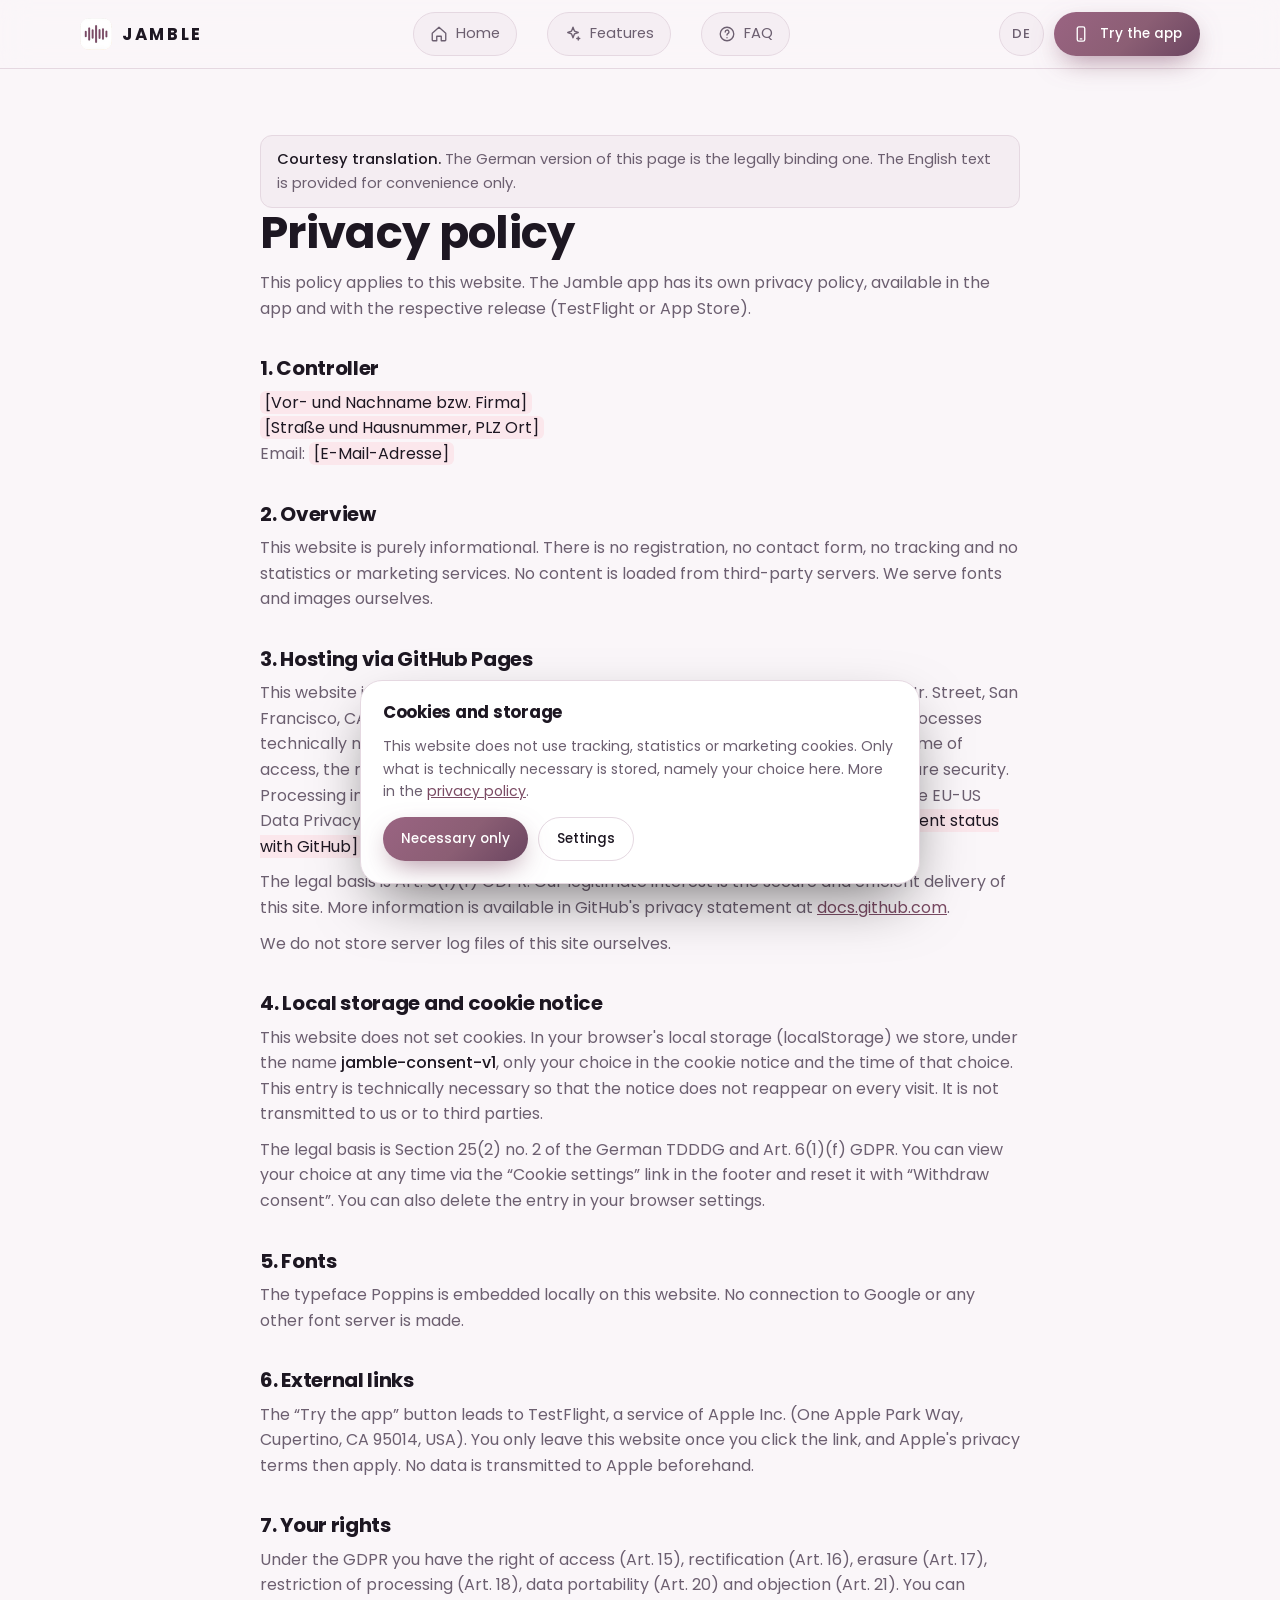
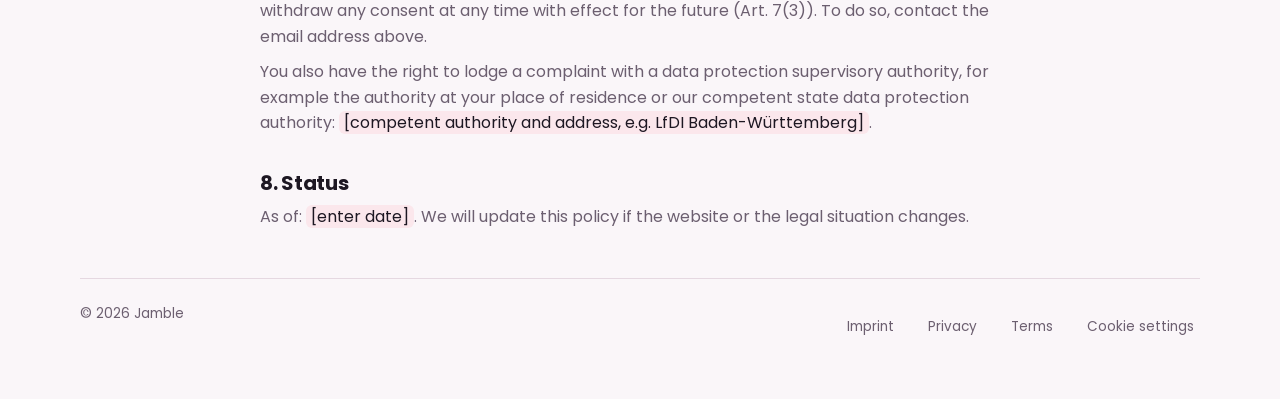
<file: privacy-en.html>
<!doctype html>
<html lang="en">
<head>
<meta charset="utf-8">
<meta name="viewport" content="width=device-width, initial-scale=1, viewport-fit=cover">
<meta name="claude:viewport-fit-sides" content="cover">
<meta name="referrer" content="strict-origin-when-cross-origin">
<meta http-equiv="Content-Security-Policy" content="default-src 'none'; script-src 'self'; style-src 'self'; img-src 'self' data:; font-src 'self'; connect-src 'none'; base-uri 'self'; form-action 'none'; object-src 'none'">
<meta name="description" content="Privacy policy of the Jamble website.">
<meta name="theme-color" content="#14121a">
<title>Privacy policy | Jamble</title>
<link rel="icon" href="img/favicon.ico" sizes="48x48">
<link rel="icon" href="img/favicon-32.png" type="image/png" sizes="32x32">
<link rel="apple-touch-icon" href="img/apple-touch-icon.png">
<link rel="stylesheet" href="assets/style.css">
</head>
<body>
<a class="skip" href="#inhalt">Skip to content</a>
<header class="top">
  <div class="bar">
    <a class="brand" href="index-en.html"><img src="img/icon-64.png" alt="" width="32" height="32"><span>JAMBLE</span></a>
    <nav class="main" aria-label="Main navigation">
      <a href="index-en.html#top"><svg class="ico i-hop" viewBox="0 0 24 24" width="18" height="18" fill="none" stroke="currentColor" stroke-width="1.8" stroke-linecap="round" stroke-linejoin="round" aria-hidden="true"><path d="M3 11l9-8 9 8v9a1 1 0 0 1-1 1h-5v-6H9v6H4a1 1 0 0 1-1-1z"/></svg><span class="lbl">Home</span></a><a href="index-en.html#funktionen"><svg class="ico i-spin" viewBox="0 0 24 24" width="18" height="18" fill="none" stroke="currentColor" stroke-width="1.8" stroke-linecap="round" stroke-linejoin="round" aria-hidden="true"><path d="M12 3l1.9 5.1L19 10l-5.1 1.9L12 17l-1.9-5.1L5 10l5.1-1.9z"/><path d="M19 16v4M17 18h4"/></svg><span class="lbl">Features</span></a><a href="index-en.html#faq"><svg class="ico i-wob" viewBox="0 0 24 24" width="18" height="18" fill="none" stroke="currentColor" stroke-width="1.8" stroke-linecap="round" stroke-linejoin="round" aria-hidden="true"><circle cx="12" cy="12" r="9"/><path d="M9.6 9.3a2.5 2.5 0 1 1 3.6 2.2c-.8.4-1.2.9-1.2 1.8"/><path d="M12 17h.01"/></svg><span class="lbl">FAQ</span></a>
    </nav>
    <div class="hr"><a class="lang" href="datenschutz.html" hreflang="de" lang="de" aria-label="Diese Seite auf Deutsch lesen" title="Deutsch">DE</a>
    <a class="btn sm" href="https://testflight.apple.com/join/dGt68KtV" target="_blank" rel="noopener noreferrer"><svg class="ico i-shake" viewBox="0 0 24 24" width="18" height="18" fill="none" stroke="currentColor" stroke-width="1.8" stroke-linecap="round" stroke-linejoin="round" aria-hidden="true"><rect x="7" y="2.5" width="10" height="19" rx="2.2"/><path d="M11 18.5h2"/></svg><span>Try the app</span></a>
    </div>
  </div>
</header>
<main class="wrap" id="inhalt"><article class="legal-page">
<p class="notice"><strong>Courtesy translation.</strong> The German version of this page is the legally binding one. The English text is provided for convenience only.</p>
<h1>Privacy policy</h1>
<p>This policy applies to this website. The Jamble app has its own privacy policy, available in the app and with the respective release (TestFlight or App Store).</p>

<h2>1. Controller</h2>
<p><span class="todo">[Vor- und Nachname bzw. Firma]</span><br><span class="todo">[Straße und Hausnummer, PLZ Ort]</span><br>Email: <span class="todo">[E-Mail-Adresse]</span></p>

<h2>2. Overview</h2>
<p>This website is purely informational. There is no registration, no contact form, no tracking and no statistics or marketing services. No content is loaded from third-party servers. We serve fonts and images ourselves.</p>

<h2>3. Hosting via GitHub Pages</h2>
<p>This website is hosted on GitHub Pages. The provider is GitHub Inc., 88 Colin P. Kelly Jr. Street, San Francisco, CA 94107, USA (a Microsoft company). When you open the site, GitHub processes technically necessary connection data, in particular your IP address, the date and time of access, the requested file and the browser type, in order to deliver the site and ensure security. Processing in the USA is possible. According to the provider, the transfer relies on the EU-US Data Privacy Framework and standard contractual clauses. <span class="todo">[please check the current status with GitHub]</span></p>
<p>The legal basis is Art. 6(1)(f) GDPR. Our legitimate interest is the secure and efficient delivery of this site. More information is available in GitHub's privacy statement at <a href="https://docs.github.com/en/site-policy/privacy-policies/github-general-privacy-statement" target="_blank" rel="noopener noreferrer">docs.github.com</a>.</p>
<p>We do not store server log files of this site ourselves.</p>

<h2>4. Local storage and cookie notice</h2>
<p>This website does not set cookies. In your browser's local storage (localStorage) we store, under the name <strong>jamble-consent-v1</strong>, only your choice in the cookie notice and the time of that choice. This entry is technically necessary so that the notice does not reappear on every visit. It is not transmitted to us or to third parties.</p>
<p>The legal basis is Section 25(2) no. 2 of the German TDDDG and Art. 6(1)(f) GDPR. You can view your choice at any time via the “Cookie settings” link in the footer and reset it with “Withdraw consent”. You can also delete the entry in your browser settings.</p>

<h2>5. Fonts</h2>
<p>The typeface Poppins is embedded locally on this website. No connection to Google or any other font server is made.</p>

<h2>6. External links</h2>
<p>The “Try the app” button leads to TestFlight, a service of Apple Inc. (One Apple Park Way, Cupertino, CA 95014, USA). You only leave this website once you click the link, and Apple's privacy terms then apply. No data is transmitted to Apple beforehand.</p>

<h2>7. Your rights</h2>
<p>Under the GDPR you have the right of access (Art. 15), rectification (Art. 16), erasure (Art. 17), restriction of processing (Art. 18), data portability (Art. 20) and objection (Art. 21). You can withdraw any consent at any time with effect for the future (Art. 7(3)). To do so, contact the email address above.</p>
<p>You also have the right to lodge a complaint with a data protection supervisory authority, for example the authority at your place of residence or our competent state data protection authority: <span class="todo">[competent authority and address, e.g. LfDI Baden-Württemberg]</span>.</p>

<h2>8. Status</h2>
<p>As of: <span class="todo">[enter date]</span>. We will update this policy if the website or the legal situation changes.</p>
</article></main>
<div class="wrap">
<footer class="site">
  <span>© 2026 Jamble</span>
  <nav aria-label="Legal">
    <a href="imprint-en.html">Imprint</a><a href="privacy-en.html">Privacy</a><a href="terms-en.html">Terms</a><button type="button" class="linkbtn" data-cookie-settings>Cookie settings</button>
  </nav>
</footer></div>
<script src="assets/site.js" defer></script>
</body>
</html>
</file>
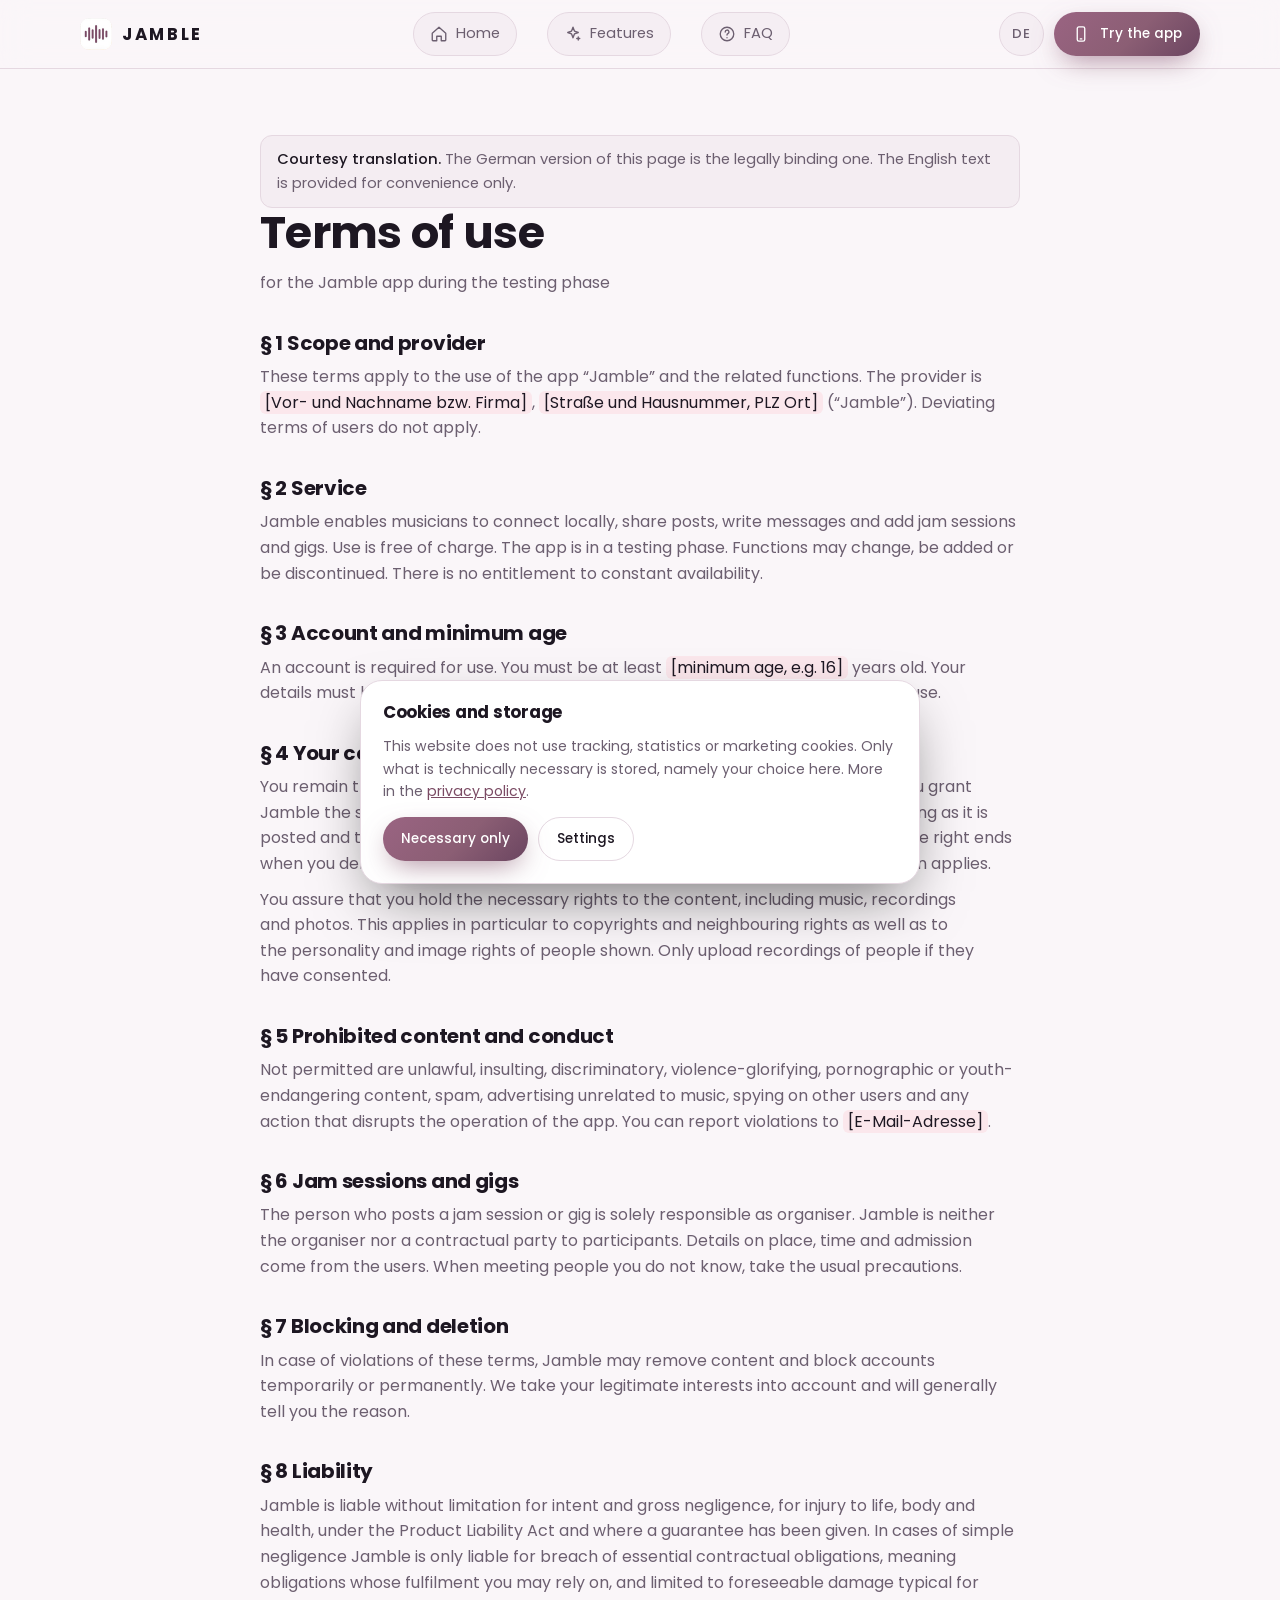
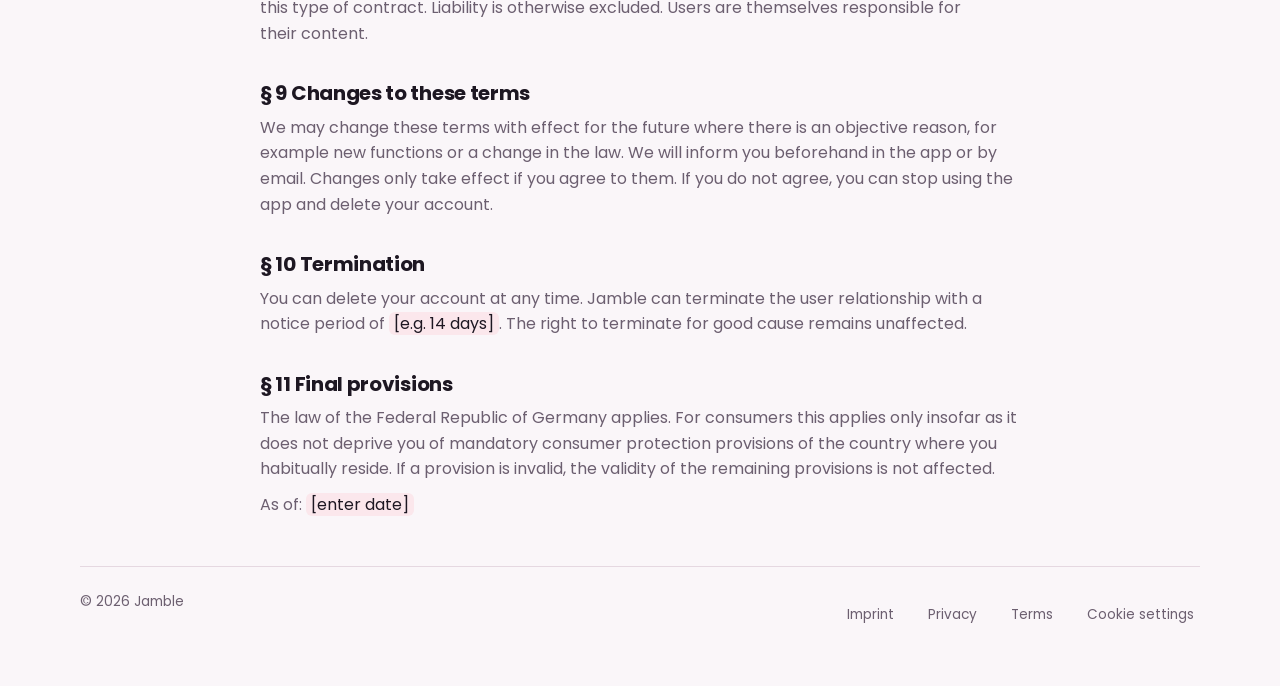
<file: terms-en.html>
<!doctype html>
<html lang="en">
<head>
<meta charset="utf-8">
<meta name="viewport" content="width=device-width, initial-scale=1, viewport-fit=cover">
<meta name="claude:viewport-fit-sides" content="cover">
<meta name="referrer" content="strict-origin-when-cross-origin">
<meta http-equiv="Content-Security-Policy" content="default-src 'none'; script-src 'self'; style-src 'self'; img-src 'self' data:; font-src 'self'; connect-src 'none'; base-uri 'self'; form-action 'none'; object-src 'none'">
<meta name="description" content="Terms of use of the Jamble website.">
<meta name="theme-color" content="#14121a">
<title>Terms of use | Jamble</title>
<link rel="icon" href="img/favicon.ico" sizes="48x48">
<link rel="icon" href="img/favicon-32.png" type="image/png" sizes="32x32">
<link rel="apple-touch-icon" href="img/apple-touch-icon.png">
<link rel="stylesheet" href="assets/style.css">
</head>
<body>
<a class="skip" href="#inhalt">Skip to content</a>
<header class="top">
  <div class="bar">
    <a class="brand" href="index-en.html"><img src="img/icon-64.png" alt="" width="32" height="32"><span>JAMBLE</span></a>
    <nav class="main" aria-label="Main navigation">
      <a href="index-en.html#top"><svg class="ico i-hop" viewBox="0 0 24 24" width="18" height="18" fill="none" stroke="currentColor" stroke-width="1.8" stroke-linecap="round" stroke-linejoin="round" aria-hidden="true"><path d="M3 11l9-8 9 8v9a1 1 0 0 1-1 1h-5v-6H9v6H4a1 1 0 0 1-1-1z"/></svg><span class="lbl">Home</span></a><a href="index-en.html#funktionen"><svg class="ico i-spin" viewBox="0 0 24 24" width="18" height="18" fill="none" stroke="currentColor" stroke-width="1.8" stroke-linecap="round" stroke-linejoin="round" aria-hidden="true"><path d="M12 3l1.9 5.1L19 10l-5.1 1.9L12 17l-1.9-5.1L5 10l5.1-1.9z"/><path d="M19 16v4M17 18h4"/></svg><span class="lbl">Features</span></a><a href="index-en.html#faq"><svg class="ico i-wob" viewBox="0 0 24 24" width="18" height="18" fill="none" stroke="currentColor" stroke-width="1.8" stroke-linecap="round" stroke-linejoin="round" aria-hidden="true"><circle cx="12" cy="12" r="9"/><path d="M9.6 9.3a2.5 2.5 0 1 1 3.6 2.2c-.8.4-1.2.9-1.2 1.8"/><path d="M12 17h.01"/></svg><span class="lbl">FAQ</span></a>
    </nav>
    <div class="hr"><a class="lang" href="agb.html" hreflang="de" lang="de" aria-label="Diese Seite auf Deutsch lesen" title="Deutsch">DE</a>
    <a class="btn sm" href="https://testflight.apple.com/join/dGt68KtV" target="_blank" rel="noopener noreferrer"><svg class="ico i-shake" viewBox="0 0 24 24" width="18" height="18" fill="none" stroke="currentColor" stroke-width="1.8" stroke-linecap="round" stroke-linejoin="round" aria-hidden="true"><rect x="7" y="2.5" width="10" height="19" rx="2.2"/><path d="M11 18.5h2"/></svg><span>Try the app</span></a>
    </div>
  </div>
</header>
<main class="wrap" id="inhalt"><article class="legal-page">
<p class="notice"><strong>Courtesy translation.</strong> The German version of this page is the legally binding one. The English text is provided for convenience only.</p>
<h1>Terms of use</h1>
<p>for the Jamble app during the testing phase</p>

<h2>§ 1 Scope and provider</h2>
<p>These terms apply to the use of the app “Jamble” and the related functions. The provider is <span class="todo">[Vor- und Nachname bzw. Firma]</span>, <span class="todo">[Straße und Hausnummer, PLZ Ort]</span> (“Jamble”). Deviating terms of users do not apply.</p>

<h2>§ 2 Service</h2>
<p>Jamble enables musicians to connect locally, share posts, write messages and add jam sessions and gigs. Use is free of charge. The app is in a testing phase. Functions may change, be added or be discontinued. There is no entitlement to constant availability.</p>

<h2>§ 3 Account and minimum age</h2>
<p>An account is required for use. You must be at least <span class="todo">[minimum age, e.g. 16]</span> years old. Your details must be truthful. Keep your login details secret and tell us if you suspect misuse.</p>

<h2>§ 4 Your content</h2>
<p>You remain the owner of the rights to your posts, images, videos, audio and texts. You grant Jamble the simple, non-exclusive and worldwide right to store this content for as long as it is posted and to display and play it in the app according to the reach you selected. The right ends when you delete the content or your account, unless a statutory retention obligation applies.</p>
<p>You assure that you hold the necessary rights to the content, including music, recordings and photos. This applies in particular to copyrights and neighbouring rights as well as to the personality and image rights of people shown. Only upload recordings of people if they have consented.</p>

<h2>§ 5 Prohibited content and conduct</h2>
<p>Not permitted are unlawful, insulting, discriminatory, violence-glorifying, pornographic or youth-endangering content, spam, advertising unrelated to music, spying on other users and any action that disrupts the operation of the app. You can report violations to <span class="todo">[E-Mail-Adresse]</span>.</p>

<h2>§ 6 Jam sessions and gigs</h2>
<p>The person who posts a jam session or gig is solely responsible as organiser. Jamble is neither the organiser nor a contractual party to participants. Details on place, time and admission come from the users. When meeting people you do not know, take the usual precautions.</p>

<h2>§ 7 Blocking and deletion</h2>
<p>In case of violations of these terms, Jamble may remove content and block accounts temporarily or permanently. We take your legitimate interests into account and will generally tell you the reason.</p>

<h2>§ 8 Liability</h2>
<p>Jamble is liable without limitation for intent and gross negligence, for injury to life, body and health, under the Product Liability Act and where a guarantee has been given. In cases of simple negligence Jamble is only liable for breach of essential contractual obligations, meaning obligations whose fulfilment you may rely on, and limited to foreseeable damage typical for this type of contract. Liability is otherwise excluded. Users are themselves responsible for their content.</p>

<h2>§ 9 Changes to these terms</h2>
<p>We may change these terms with effect for the future where there is an objective reason, for example new functions or a change in the law. We will inform you beforehand in the app or by email. Changes only take effect if you agree to them. If you do not agree, you can stop using the app and delete your account.</p>

<h2>§ 10 Termination</h2>
<p>You can delete your account at any time. Jamble can terminate the user relationship with a notice period of <span class="todo">[e.g. 14 days]</span>. The right to terminate for good cause remains unaffected.</p>

<h2>§ 11 Final provisions</h2>
<p>The law of the Federal Republic of Germany applies. For consumers this applies only insofar as it does not deprive you of mandatory consumer protection provisions of the country where you habitually reside. If a provision is invalid, the validity of the remaining provisions is not affected.</p>
<p>As of: <span class="todo">[enter date]</span></p>
</article></main>
<div class="wrap">
<footer class="site">
  <span>© 2026 Jamble</span>
  <nav aria-label="Legal">
    <a href="imprint-en.html">Imprint</a><a href="privacy-en.html">Privacy</a><a href="terms-en.html">Terms</a><button type="button" class="linkbtn" data-cookie-settings>Cookie settings</button>
  </nav>
</footer></div>
<script src="assets/site.js" defer></script>
</body>
</html>
</file>
<file: assets/style.css>
/* Jamble Landingpage. Layout: dunkle Bühne mit weichen Lichtflecken, Handys als Hauptdarsteller, Poppins (lokal gehostet, kein Google-Abruf). */
@font-face{font-family:'Poppins';font-style:normal;font-weight:400;font-display:swap;src:url(fonts/poppins-400.woff) format('woff')}
@font-face{font-family:'Poppins';font-style:normal;font-weight:500;font-display:swap;src:url(fonts/poppins-500.woff) format('woff')}
@font-face{font-family:'Poppins';font-style:normal;font-weight:700;font-display:swap;src:url(fonts/poppins-700.woff) format('woff')}

:root{
  --bg:#14121a; --surface:#1e1a27; --surface-2:#272131; --line:#352e42;
  --fg:#f5eff4; --muted:#ab9fae; --accent:#8b5e74; --accent-ink:#e3b3cb; --on-accent:#fff; --logo:#7d4a67; --big:#050408;
  --glow-a:#2f5bff; --glow-b:#e0364b; --phone:#000; --phone-edge:#5b5565;
  --font:'Poppins',system-ui,-apple-system,'Segoe UI',Roboto,Helvetica,Arial,sans-serif;
  color-scheme:dark;
}
@media (prefers-color-scheme:light){:root:not([data-theme="dark"]){
  --bg:#faf6f9; --surface:#fff; --surface-2:#f2eaf0; --line:#e5d8e1;
  --fg:#1d1722; --muted:#6c5f70; --accent:#8b5e74; --accent-ink:#7a4a63; --on-accent:#fff; --logo:#7d4a67; --big:#1a1320;
  --glow-a:#9bb3ff; --glow-b:#ffb0ba; --phone:#000; --phone-edge:#4a4452; color-scheme:light}}
:root[data-theme="light"]{
  --bg:#faf6f9; --surface:#fff; --surface-2:#f2eaf0; --line:#e5d8e1;
  --fg:#1d1722; --muted:#6c5f70; --accent:#8b5e74; --accent-ink:#7a4a63; --on-accent:#fff; --logo:#7d4a67; --big:#1a1320;
  --glow-a:#9bb3ff; --glow-b:#ffb0ba; --phone:#000; --phone-edge:#4a4452; color-scheme:light}

*{box-sizing:border-box}
html{scroll-behavior:smooth;-webkit-text-size-adjust:100%}
body{margin:0;background:var(--bg);color:var(--fg);font:400 16px/1.6 var(--font);
  padding-left:max(16px,env(safe-area-inset-left,0px));padding-right:max(16px,env(safe-area-inset-right,0px));overflow-x:hidden}
body::before{content:"";position:fixed;inset:0 0 auto;height:env(safe-area-inset-top,0px);z-index:60;background:var(--bg)}
img{display:block;max-width:100%;height:auto}
a{color:inherit}
:focus-visible{outline:2px solid var(--accent-ink);outline-offset:3px;border-radius:8px}
.wrap{max-width:1120px;margin:0 auto}
h1,h2,h3{font-family:var(--font);font-weight:700;text-wrap:balance;margin:0;line-height:1.12;letter-spacing:-.015em}
h2{font-size:clamp(1.7rem,4.2vw,2.8rem)}
h3{font-size:1.15rem}
p{margin:0;text-wrap:pretty}
.eyebrow{font:500 .75rem/1.4 var(--font);letter-spacing:.2em;text-transform:uppercase;color:var(--accent-ink)}
.lead{color:var(--muted);font-size:1.075rem;max-width:56ch}

/* Header */
header.top{position:sticky;top:env(safe-area-inset-top,0px);z-index:50;margin:0 calc(-1*max(16px,env(safe-area-inset-left,0px)));
  padding:12px max(16px,env(safe-area-inset-right,0px)) 12px max(16px,env(safe-area-inset-left,0px));
  background:color-mix(in srgb,var(--bg) 82%,transparent);backdrop-filter:blur(14px);-webkit-backdrop-filter:blur(14px);border-bottom:1px solid var(--line)}
.bar{display:flex;align-items:center;justify-content:space-between;gap:16px;max-width:1120px;margin:0 auto}
.brand{display:flex;align-items:center;gap:10px;text-decoration:none;font:700 1.05rem var(--font);letter-spacing:.16em}
.brand img{width:32px;height:32px;border-radius:9px}
nav.main{display:flex;gap:30px;font-size:.92rem;color:var(--muted)}
nav.main a{text-decoration:none}nav.main a:hover{color:var(--fg)}
.btn{display:inline-flex;align-items:center;gap:10px;padding:13px 26px;border-radius:999px;background:var(--accent);color:var(--on-accent);
  font:500 .95rem var(--font);text-decoration:none;border:0;cursor:pointer;transition:transform .15s,filter .15s}
.btn:hover{transform:translateY(-2px);filter:brightness(1.1)}
.btn.ghost{background:transparent;color:var(--fg);border:1px solid var(--line)}
.btn.sm{padding:9px 18px;font-size:.85rem}
@media(max-width:640px){nav.main{gap:16px;font-size:.85rem}.brand span{display:none}}

/* Hero */
.hero{position:relative;padding-block:64px 24px;text-align:center;isolation:isolate}
.glow{position:absolute;border-radius:50%;max-width:70%;filter:blur(110px);opacity:.38;z-index:-1;pointer-events:none}
.glow.a{width:520px;height:520px;background:var(--glow-a);left:0;top:10%}
.glow.b{width:420px;height:420px;background:var(--glow-b);right:0;top:-2%;opacity:.28}
.hero h1{font-size:clamp(2.3rem,7vw,4.8rem);max-width:15ch;margin:18px auto 0}
.hero h1 em{font-style:normal;color:var(--accent-ink)}
.hero .lead{margin:22px auto 0}
.cta-row{display:flex;gap:12px;justify-content:center;flex-wrap:wrap;margin-top:32px}
.fan{display:flex;justify-content:center;align-items:flex-start;margin-top:56px;padding-block:20px 56px}
.fan .phone{width:clamp(100px,19vw,210px);flex:none;margin-inline:calc(clamp(100px,19vw,210px)*-.03)}
.fan .phone:nth-child(1){transform:rotate(-7deg) translateY(44px)}
.fan .phone:nth-child(2){transform:rotate(-3.5deg) translateY(16px)}
.fan .phone:nth-child(3){transform:translateY(-14px) scale(1.08);z-index:2}
.fan .phone:nth-child(4){transform:rotate(3.5deg) translateY(16px)}
.fan .phone:nth-child(5){transform:rotate(7deg) translateY(44px)}
@media(max-width:640px){.fan .phone:nth-child(1),.fan .phone:nth-child(5){display:none}.fan .phone{width:31vw}.fan{padding-block:12px 8px;margin-top:40px}}

/* Phone frame: Rahmen passt sich dem Screenshot an, nichts wird beschnitten */
.phone{position:relative;background:#000;padding:.8%;border-radius:14% / 6.5%;
  border:1px solid var(--phone-edge);box-shadow:0 30px 70px -22px rgba(0,0,0,.6)}
.phone img{width:100%;aspect-ratio:480/1039;object-fit:fill;border-radius:13.2% / 6.1%}
.phone::after{content:"";position:absolute;top:.6%;left:50%;width:24%;aspect-ratio:3.3/1;transform:translateX(-50%);background:#000;border-radius:99px}

/* Sections */
section{padding-block:88px}
.head{display:grid;gap:16px;margin-bottom:48px}
.head.center{text-align:center;justify-items:center}

/* Problem / Lösung */
.trio{display:grid;grid-template-columns:repeat(3,1fr);gap:16px}
.pill{background:var(--surface);border:1px solid var(--line);border-radius:24px;padding:30px 28px;display:grid;gap:12px;align-content:start;min-width:0}
.pill .n{width:40px;height:40px;border-radius:12px;display:grid;place-items:center;font:700 1rem var(--font);color:#fff;background:linear-gradient(145deg,#a46f89,#6b4560);box-shadow:inset 0 1px 0 rgba(255,255,255,.25),0 6px 16px -6px rgba(139,94,116,.7)}
.pill p{color:var(--muted);font-size:.95rem}
.answer{white-space:nowrap}
@media(max-width:820px){.trio{grid-template-columns:1fr}}
@media(max-width:380px){.answer{white-space:normal}}

/* Feature rows: kompakt und zentriert, kleine Handys */
.feat{display:grid;grid-template-columns:minmax(0,1fr) minmax(0,1fr);gap:clamp(28px,5vw,64px);align-items:start;
  max-width:920px;margin-inline:auto;padding-block:36px}
.feat.flip .copy{order:2}
.copy{display:grid;gap:16px;justify-items:start;padding-top:clamp(0px,3vw,28px)}
.copy p{color:var(--muted);max-width:44ch;font-size:1.05rem}
.stage{display:flex;justify-content:center;align-items:center;gap:0;position:relative;padding:8px 0 24px;min-width:0}
.stage .phone{width:min(100%,232px)}
.stage.duo{gap:14px}
.stage.duo .phone{width:min(48%,196px)}
.stage.duo .phone:nth-child(1){transform:rotate(-2.5deg)}
.stage.duo .phone:nth-child(2){transform:translateY(28px) rotate(2.5deg)}
@media(max-width:820px){.feat{grid-template-columns:1fr}.feat.flip .copy{order:0}.copy{padding-top:0}}

/* Filter */
.filter-band{background:var(--surface);border-block:1px solid var(--line);margin-inline:calc(-1*max(16px,env(safe-area-inset-left,0px)));
  padding-inline:max(16px,env(safe-area-inset-left,0px))}
.trip{display:grid;grid-template-columns:repeat(3,1fr);gap:clamp(12px,3vw,28px);max-width:700px;margin:0 auto}
.trip figure{margin:0;display:grid;gap:14px;justify-items:center;text-align:center;min-width:0}
.trip figcaption{font:500 .8rem var(--font);letter-spacing:.14em;text-transform:uppercase;color:var(--muted)}
.trip .phone{width:100%}
.chips{display:flex;flex-wrap:wrap;gap:8px;justify-content:center;margin-top:40px;max-width:820px;margin-inline:auto}
.chip{padding:8px 16px;border-radius:999px;border:1px solid var(--line);background:var(--bg);font-size:.88rem;color:var(--fg)}
.chip.s{color:var(--accent-ink);border-color:color-mix(in srgb,var(--accent) 60%,var(--line))}
.legend{display:flex;gap:18px;justify-content:center;flex-wrap:wrap;margin-top:18px;font-size:.8rem;color:var(--muted)}

/* Beitragsarten */
.maker{display:grid;grid-template-columns:minmax(0,1fr) auto;gap:clamp(28px,6vw,72px);align-items:center;max-width:920px;margin-inline:auto}
.tabs{display:flex;flex-wrap:wrap;gap:8px;margin-bottom:28px}
.tab{padding:10px 18px;border-radius:999px;border:1px solid var(--line);background:transparent;color:var(--muted);font:500 .9rem var(--font);cursor:pointer;transition:all .15s}
.tab:hover{color:var(--fg)}
.tab[aria-selected="true"]{background:var(--tint,var(--accent));border-color:var(--tint,var(--accent));color:#fff}
.panel h3{font-size:1.5rem;margin-bottom:14px}
.panel p{color:var(--muted);max-width:48ch;font-size:1.05rem}
.maker .phone{width:clamp(170px,20vw,216px)}
@media(max-width:820px){.maker{grid-template-columns:1fr}.maker .phone{justify-self:center}}

/* FAQ */
.faq{max-width:760px;margin:0 auto;display:grid;gap:10px}
details{background:var(--surface);border:1px solid var(--line);border-radius:20px;padding:0 24px}
summary{cursor:pointer;list-style:none;padding:20px 0;font-weight:500;display:flex;justify-content:space-between;gap:16px;align-items:center}
summary::-webkit-details-marker{display:none}
summary::after{content:"+";font:400 1.4rem/1 var(--font);color:var(--accent-ink);transition:transform .2s}
details[open] summary::after{transform:rotate(45deg)}
details p{color:var(--muted);padding-bottom:22px;font-size:.95rem}

/* Abschluss */
.final{position:relative;isolation:isolate;text-align:center;border-radius:36px;padding:clamp(48px,9vw,96px) 24px;overflow:hidden;background:var(--surface);border:1px solid var(--line)}
.final .glow.a{left:-10%;top:-30%;opacity:.45}.final .glow.b{right:-10%;top:30%;opacity:.35}
.final h2{max-width:16ch;margin:16px auto 0;font-size:clamp(1.9rem,5.5vw,3.4rem)}
.final .lead{margin:18px auto 0}
.big{font:700 clamp(2.4rem,12.5vw,9.5rem)/1 var(--font);letter-spacing:.08em;text-align:center;padding-block:56px 0;color:var(--big);text-shadow:0 1px 0 color-mix(in srgb,var(--fg) 10%,transparent);
  user-select:none;overflow:hidden;white-space:nowrap}
footer.site{padding-block:24px 48px;display:flex;justify-content:space-between;flex-wrap:wrap;gap:16px;color:var(--muted);font-size:.85rem;border-top:1px solid var(--line);margin-top:24px}
footer.site nav{display:flex;gap:6px 22px;flex-wrap:wrap}
footer.site a,.linkbtn{color:var(--muted);text-decoration:none;background:none;border:0;padding:0;font:inherit;cursor:pointer}
footer.site a:hover,.linkbtn:hover{color:var(--fg);text-decoration:underline}

/* Rechtstexte */
.legal-page{max-width:760px;margin:0 auto;padding-block:56px 24px}
.legal-page h1{font-size:clamp(1.9rem,5vw,2.8rem);margin-bottom:12px}
.legal-page h2{font-size:1.25rem;margin:36px 0 10px}
.legal-page h3{font-size:1rem;margin:22px 0 6px}
.legal-page p,.legal-page li{color:var(--muted);margin-top:10px}
.legal-page ul{padding-left:1.2em;margin:8px 0}
.legal-page strong{color:var(--fg);font-weight:500}
.legal-page a{color:var(--accent-ink)}
.todo{background:color-mix(in srgb,var(--glow-b) 22%,transparent);border-radius:6px;padding:0 5px;color:var(--fg)}

/* Cookie-Hinweis */
.ck{position:fixed;z-index:80;left:max(16px,env(safe-area-inset-left,0px));right:max(16px,env(safe-area-inset-right,0px));bottom:calc(16px + env(safe-area-inset-bottom,0px));
  max-width:560px;margin-inline:auto;background:var(--surface);border:1px solid var(--line);border-radius:22px;padding:22px;box-shadow:0 24px 60px -16px rgba(0,0,0,.55);display:grid;gap:14px}
.ck[hidden]{display:none}
.ck h2{font-size:1.05rem}
.ck p{font-size:.88rem;color:var(--muted)}
.ck a{color:var(--accent-ink)}
.ck .row{display:flex;gap:10px;flex-wrap:wrap}
.ck .opt{display:grid;grid-template-columns:1fr auto;gap:4px 16px;align-items:center;padding:12px 0;border-top:1px solid var(--line)}
.ck .opt b{font-weight:500;font-size:.92rem}
.ck .opt span{grid-column:1;font-size:.82rem;color:var(--muted)}
.ck .opt input{grid-row:1/3;grid-column:2;width:20px;height:20px;accent-color:var(--accent)}
@media(prefers-reduced-motion:reduce){*{transition:none!important;scroll-behavior:auto!important}}

/* Verspielte Hover-Effekte: Buchstaben wackeln einzeln (JS), Icons reagieren (CSS) */
.wl{display:inline-block;will-change:transform}
.ico{flex:none;transform-origin:50% 60%}
nav.main a{display:inline-flex;align-items:center;gap:8px;padding:8px 16px;border-radius:999px;background:color-mix(in srgb,var(--surface-2) 70%,transparent);border:1px solid var(--line);transition:background .2s,color .2s,border-color .2s}
nav.main a:hover,nav.main a:focus-visible{background:color-mix(in srgb,var(--accent) 30%,var(--surface-2));color:var(--fg);border-color:color-mix(in srgb,var(--accent) 60%,var(--line))}
.btn svg,.tab svg{width:18px;height:18px}
.tab{display:inline-flex;align-items:center;gap:8px}
@media(max-width:560px){nav.main{gap:8px}nav.main a{padding:9px 11px}nav.main .lbl{position:absolute;width:1px;height:1px;overflow:hidden;clip-path:inset(50%);white-space:nowrap}}
@keyframes k-hop{0%,100%{transform:none}35%{transform:translateY(-5px) rotate(-10deg)}65%{transform:translateY(1px) rotate(6deg)}85%{transform:translateY(-1px)}}
@keyframes k-spin{0%{transform:none}60%{transform:rotate(200deg) scale(1.25)}100%{transform:rotate(360deg)}}
@keyframes k-wob{0%,100%{transform:none}20%{transform:rotate(-16deg)}45%{transform:rotate(14deg)}70%{transform:rotate(-8deg)}}
@keyframes k-shake{0%,100%{transform:none}15%{transform:rotate(-14deg) translateX(-1px)}35%{transform:rotate(12deg) translateX(1px)}55%{transform:rotate(-9deg)}75%{transform:rotate(6deg)}}
@keyframes k-bob{0%,100%{transform:none}30%{transform:translateY(-5px) rotate(-6deg)}60%{transform:translateY(2px) rotate(4deg)}}
@keyframes k-nudge{0%,100%{transform:none}35%{transform:translateX(4px)}65%{transform:translateX(-2px)}}
@keyframes k-sway{0%,100%{transform:none}30%{transform:rotate(-12deg) translateY(-1px)}65%{transform:rotate(10deg)}}
:is(a,button):is(:hover,:focus-visible) .i-hop{animation:k-hop .6s cubic-bezier(.3,1.4,.5,1)}
:is(a,button):is(:hover,:focus-visible) .i-spin{animation:k-spin .7s cubic-bezier(.3,1.2,.5,1)}
:is(a,button):is(:hover,:focus-visible) .i-wob{animation:k-wob .6s ease-in-out}
:is(a,button):is(:hover,:focus-visible) .i-shake{animation:k-shake .5s ease-in-out}
:is(a,button):is(:hover,:focus-visible) .i-bob{animation:k-bob .6s ease-in-out}
:is(a,button):is(:hover,:focus-visible) .i-nudge{animation:k-nudge .45s ease-in-out}
:is(a,button):is(:hover,:focus-visible) .i-sway{animation:k-sway .6s ease-in-out}
.chip{transition:background .2s,border-color .2s;cursor:default}
.chip:hover{background:color-mix(in srgb,var(--accent) 22%,var(--bg));border-color:var(--accent)}
@media(prefers-reduced-motion:reduce){.ico{animation:none!important}}

/* Auffällige Haupt-Buttons */
.btn:not(.ghost){position:relative;overflow:hidden;color:#fff;background:linear-gradient(135deg,#ad7792,#8b5e74 55%,#6b4560);
  box-shadow:0 10px 28px -8px rgba(139,94,116,.75);animation:cta-pulse 2.6s ease-out infinite}
.btn:not(.ghost)::after{content:"";position:absolute;inset:0;background:linear-gradient(110deg,transparent 32%,rgba(255,255,255,.38) 50%,transparent 68%);transform:translateX(-130%);animation:cta-sheen 3.8s ease-in-out infinite;pointer-events:none}
.btn:not(.ghost):hover{filter:brightness(1.08) saturate(1.1);transform:translateY(-2px) scale(1.03)}
@keyframes cta-pulse{0%{box-shadow:0 10px 30px -8px rgba(139,94,116,.75),0 0 0 0 rgba(173,119,146,.5)}70%,100%{box-shadow:0 10px 30px -8px rgba(139,94,116,.75),0 0 0 14px rgba(173,119,146,0)}}
@keyframes cta-sheen{0%,55%{transform:translateX(-130%)}100%{transform:translateX(130%)}}
@media(prefers-reduced-motion:reduce){.btn:not(.ghost),.btn:not(.ghost)::after{animation:none!important}}

/* Website-Check: Abstände ohne Inline-Styles, Skip-Link, Touch-Flächen, Kontrast */
.skip{position:absolute;left:16px;top:-80px;z-index:100;background:var(--accent);color:#fff;padding:12px 18px;border-radius:12px;text-decoration:none;font-weight:500}
.skip:focus{top:calc(8px + env(safe-area-inset-top,0px))}
.pt-s{padding-top:24px}.pb-s{padding-bottom:24px}
.feed-sec{padding-block:64px 24px}
.chips.second{margin-top:14px}
.filter-band{padding-block:88px}
section.dl{padding-block:48px 0}
.btn,nav.main a,.tab{min-height:44px}
.btn.sm{min-height:44px}
footer.site a,footer.site .linkbtn{padding:10px 4px;display:inline-block}
.copy p,.lead,details p,.legal-page p,.legal-page li,.panel p,.pill p{hyphens:auto;overflow-wrap:break-word}
.tab[data-tint="amber"]{--tint:#e9a23b}.tab[data-tint="blue"]{--tint:#3f78a3}
.tab[data-tint="amber"][aria-selected="true"]{color:#14121a}
.tab[aria-selected="true"]{background:var(--tint,#7b5068);border-color:var(--tint,#7b5068)}
.btn:not(.ghost){background:linear-gradient(135deg,#9a6482,#8b5e74 55%,#6b4560)}
/* Zahlen-Kacheln: Verlauf von Rosé über Violett zu Indigo, wie die Lichtflecken der Präsentation */
.pill .n{color:#fff;box-shadow:inset 0 1px 0 rgba(255,255,255,.28),0 8px 18px -8px rgba(0,0,0,.6)}
.pill:nth-child(1) .n{background:linear-gradient(145deg,#c4426a,#8b3f68)}
.pill:nth-child(2) .n{background:linear-gradient(145deg,#9a4f9d,#5b3f9a)}
.pill:nth-child(3) .n{background:linear-gradient(145deg,#4a69d0,#3a4fa8)}
/* Mockup-Ränder: Hero etwas schlanker, kleine Handys im Filter etwas kräftiger */
.fan .phone,.stage .phone,.maker .phone{padding:.65%}
.trip .phone{padding:1.7%;border-width:1.5px}
.trip .phone::after{top:1.1%;width:27%}
.brand{min-height:44px}
nav.main a{min-width:44px;justify-content:center}
footer.site a,footer.site .linkbtn{padding:13px 6px;min-height:44px}
.btn{white-space:nowrap}
@media(max-width:380px){header.top .btn.sm{padding:9px 12px}header.top .btn.sm svg{display:none}nav.main a{padding:9px 9px}.bar{gap:8px}.brand img{width:30px;height:30px}}
.lead{hyphens:manual}

/* Startanimation (Logo aus Partikeln, löst sich beim Tippen wie Dampf auf) */
html.intro-pending,html.intro-pending body{overflow:hidden}
html.intro-pending body>*:not(.intro){visibility:hidden;animation:intro-failsafe 0s 12s forwards}
@keyframes intro-failsafe{to{visibility:visible}}
.intro{position:fixed;inset:0;z-index:200;background-color:var(--bg);cursor:pointer;transition:background-color .9s ease .15s;-webkit-tap-highlight-color:transparent}
.intro.out{background-color:transparent}
.intro canvas{position:absolute;left:0;top:0;display:block}
.intro-hint{position:absolute;left:0;right:0;bottom:calc(10% + env(safe-area-inset-bottom,0px));text-align:center;color:var(--muted);font-size:.95rem;letter-spacing:.14em;text-transform:uppercase;opacity:0;transition:opacity .6s}
.intro-hint.show{opacity:1;animation:hint-pulse 2.2s ease-in-out infinite}
.intro-hint.gone{opacity:0;animation:none;transition:opacity .3s}
@keyframes hint-pulse{0%,100%{opacity:.45}50%{opacity:1}}
.intro:focus-visible{outline:none}
.intro canvas.logo{opacity:0;transition:opacity .2s ease}
.intro.ready canvas.logo{opacity:1}
.intro.ready.out canvas.logo{opacity:0;transition:opacity .8s ease .2s}
.intro canvas.dust{pointer-events:none}

/* Sprachumschalter */
.hr{display:flex;align-items:center;gap:10px}
.lang{display:inline-flex;align-items:center;justify-content:center;min-width:44px;min-height:44px;padding:0 12px;border-radius:999px;border:1px solid var(--line);background:color-mix(in srgb,var(--surface-2) 70%,transparent);color:var(--muted);font:500 .82rem var(--font);letter-spacing:.08em;text-decoration:none;transition:background .2s,color .2s,border-color .2s}
.lang:hover,.lang:focus-visible{background:color-mix(in srgb,var(--accent) 30%,var(--surface-2));color:var(--fg);border-color:color-mix(in srgb,var(--accent) 60%,var(--line))}
@media(max-width:430px){nav.main a:first-child{display:none}.hr{gap:6px}.lang{padding:0 10px;min-width:40px}}
.legal-page .notice{padding:12px 16px;border:1px solid var(--line);border-radius:12px;background:color-mix(in srgb,var(--surface-2) 70%,transparent);color:var(--muted);font-size:.92rem}

#idee .head.center h2{max-width:30ch;text-wrap:balance}
#idee .head.center h2{max-width:34ch}
#idee .nw{display:block}

@media(min-width:900px){#erstellen .head{padding-left:clamp(32px,7vw,120px)}}
</file>
